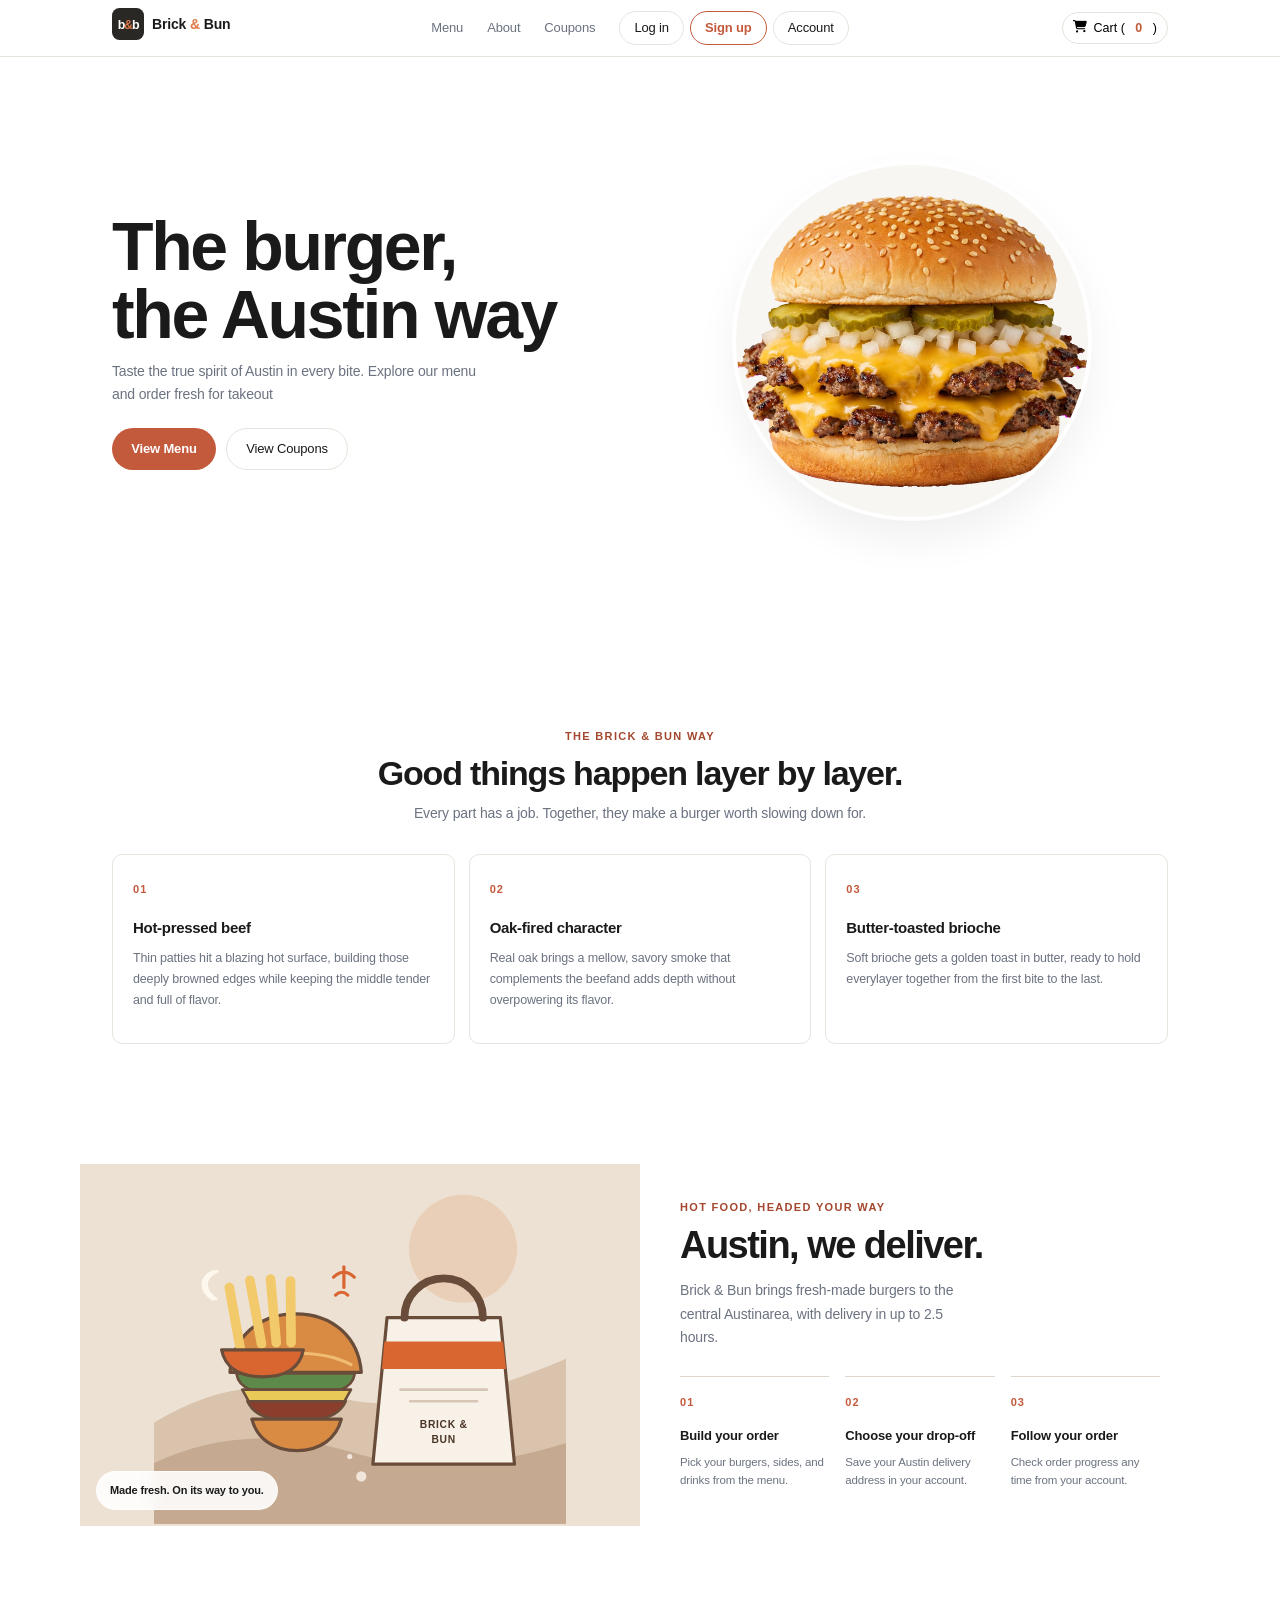
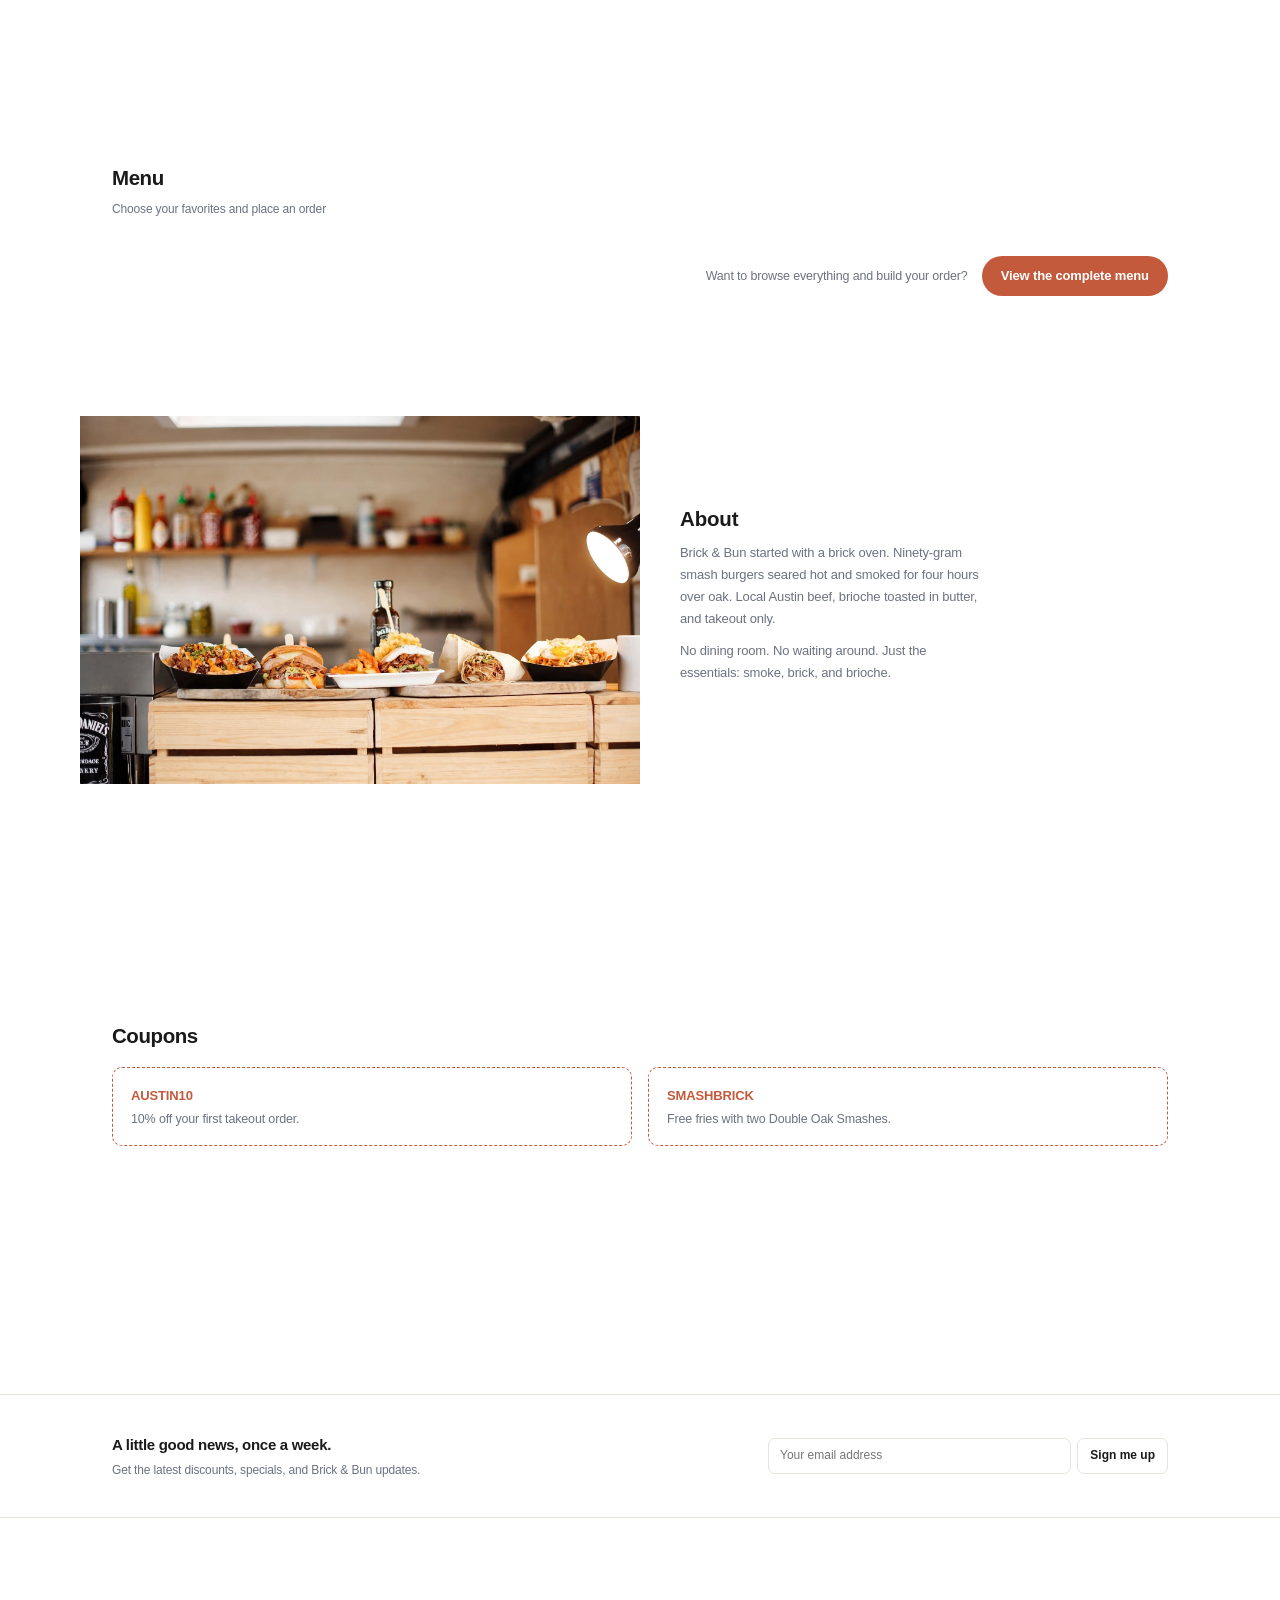
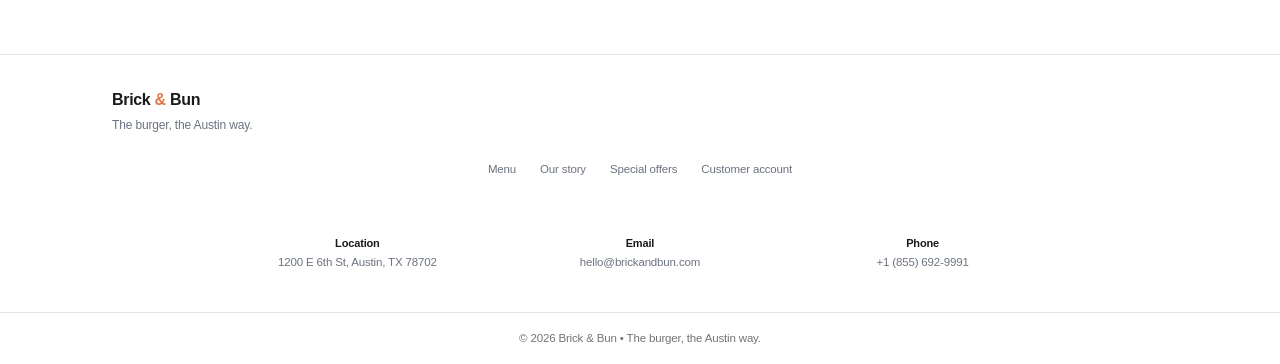
<file: index.html>
<!DOCTYPE html>
<html lang="en-US">

<head>
  <!-- Core document metadata -->
  <meta charset="UTF-8">
  <meta name="viewport" content="width=device-width, initial-scale=1.0, viewport-fit=cover">

  <!-- Search Engine Optimization metadata -->
  <title>Brick &amp; Bun | The burger, the Austin way.</title>
  <meta name="description" content="90g smash burgers from the brick oven, butter-toasted brioche and fast takeout in Central Austin, Texas.">
  <meta name="robots" content="index, follow, max-image-preview:large, max-snippet:-1, max-video-preview:-1">
  <link rel="canonical" href="https://brickandbun-domingos-cameme.vercel.app/">

  <!-- Progressive Web App metadata -->
  <link rel="manifest" href="/manifest.json">
  <meta name="theme-color" content="#c45a3c">
  <meta name="apple-mobile-web-app-capable" content="yes">
  <meta name="apple-mobile-web-app-status-bar-style" content="black-translucent">
  <meta name="apple-mobile-web-app-title" content="BRICK &amp; BUN">
  <link rel="apple-touch-icon" href="/assets/icons/apple-touch-icon.svg">

  <!-- Browser icon -->
  <link rel="icon" href="/favicon.svg" type="image/svg+xml">

  <!-- Open Graph -->
  <meta property="og:type" content="website">
  <meta property="og:url" content="https://brickandbun-domingos-cameme.vercel.app/">
  <meta property="og:site_name" content="BRICK &amp; BUN">
  <meta property="og:locale" content="en_US">
  <meta property="og:title" content="Brick &amp; Bun | The burger, the Austin way.">
  <meta property="og:description" content="90g smash burgers from the brick oven, butter-toasted brioche and fast takeout in Central Austin, Texas.">
  <meta property="og:image" content="https://brickandbun-domingos-cameme.vercel.app/assets/images/og-cover.png">
  <meta property="og:image:width" content="1200">
  <meta property="og:image:height" content="630">
  <meta property="og:image:alt" content="Brick & Bun 90g smash burger on a toasted sesame brioche bun with melted cheddar, crisp lettuce, tomato and onion, isolated on black.">

  <!-- Twitter Card -->
  <meta name="twitter:card" content="summary_large_image">
  <meta name="twitter:title" content="Brick &amp; Bun | The burger, the Austin way.">
  <meta name="twitter:description" content="90g smash burgers from the brick oven, butter-toasted brioche and fast takeout in Central Austin, Texas.">
  <meta name="twitter:image" content="https://brickandbun-domingos-cameme.vercel.app/assets/images/og-cover.png">

  <!-- Assets -->
  <link rel="stylesheet" href="/assets/vendor/fontawesome/css/all.min.css">
  <link rel="stylesheet" href="/styles/style.css">

  <!-- Structured Data - Restaurant Entity -->
  <script type="application/ld+json">
  {
    "@context": "https://schema.org",
    "@type": "Restaurant",
    "name": "BRICK & BUN",
    "url": "https://brickandbun-domingos-cameme.vercel.app/",
    "description": "90g smash burgers from the brick oven, butter-toasted brioche and fast takeout in Central Austin, Texas.",
    "servesCuisine": "Burger",
    "address": {
      "@type": "PostalAddress",
      "addressLocality": "Austin",
      "addressRegion": "TX",
      "addressCountry": "US"
    }
  }
  </script>
</head>

<body>
  <!-- ========== HEADER ========== -->
  <header class="header">
    <div class="container header-container">
      <!-- Brand -->
      <div class="header-left">
        <a href="#hero" class="logo">
          <img class="logo-mark" src="/favicon.svg" alt="" width="32" height="32" aria-hidden="true">
          <span>Brick <span class="brand-amp">&amp;</span> Bun</span>
        </a>
      </div>

      <!-- Desktop navigation + account -->
      <div class="header-center">
        <nav class="desktop-nav" aria-label="Main navigation">
          <a href="#menu">Menu</a>
          <a href="#about">About</a>
          <a href="#coupons">Coupons</a>
        </nav>
        <nav class="header-auth" aria-label="Account">
          <a class="auth-link" href="/login">Log in</a>
          <a class="auth-link auth-link-primary" href="/signup">Sign up</a>
          <a class="auth-link" href="/account">Account</a>
        </nav>
      </div>

      <!-- Cart + mobile menu toggle -->
      <div class="header-right">
        <button class="cart-trigger" id="cart-open" type="button" aria-label="Open cart, 0 items">
          <i class="fa-solid fa-cart-shopping cart-icon" aria-hidden="true"></i>
          Cart (<span class="cart-count" data-cart-count>0</span>)
        </button>
        <button id="menu-toggle" class="menu-toggle" type="button" aria-label="Open navigation" aria-expanded="false" aria-controls="mobile-nav">
          <span></span>
          <span></span>
          <span></span>
        </button>
      </div>
    </div>

    <!-- Mobile navigation drawer -->
    <nav id="mobile-nav" class="mobile-nav" aria-label="Mobile navigation" aria-hidden="true">
      <a href="#menu" class="mobile-link">Menu <i class="fa-solid fa-utensils" aria-hidden="true"></i></a>
      <a href="#about" class="mobile-link">About <i class="fa-solid fa-info" aria-hidden="true"></i></a>
      <a href="#coupons" class="mobile-link">Coupons <i class="fa-solid fa-tags" aria-hidden="true"></i></a>
      
      <div class="mobile-account-actions" aria-label="Authentication options">
        <a class="auth-link" href="/login">Log in</a>
        <a class="auth-link auth-link-primary" href="/signup">Sign up</a>
      </div>

    </nav>
  </header>

  <!-- ========== MAIN ========== -->
  <main>
    <!-- Hero -->
    <section id="hero" class="hero">
      <div class="container hero-layout">

        <header class="hero-content">
          <h1>The burger,<span class="hero-title-line">the Austin way</span></h1>
          <p class="hero-sub">Taste the true spirit of Austin in every bite. Explore our menu and order fresh for takeout</p>
          
          <div class="hero-actions">
            <a href="#menu" class="btn-cta">View Menu</a>
            <a href="#coupons" class="btn-outline">View Coupons</a>
          </div>
        </header>

        <div class="hero-media">
          <div class="hero-image-frame">
            <img src="/assets/images/austin_burger.png" alt="Brick & Bun smash burger" class="hero-image" loading="lazy">
          </div>
        </div>
      </div>
    </section>

    <!-- Craft -->
    <section class="craft-section" aria-labelledby="craft-title">
      <div class="container">
        <div class="craft-heading">
          <p class="section-eyebrow">The Brick &amp; Bun way</p>
          <h2 id="craft-title">Good things happen layer by layer.</h2>
          <p>Every part has a job. Together, they make a burger worth slowing down for.</p>
        </div>

        <div class="craft-grid">
          <article class="craft-card">
            <span class="craft-number" aria-hidden="true">01</span>
            <h3>Hot-pressed beef</h3>
            <p>Thin patties hit a blazing hot surface, building those deeply browned edges while keeping the middle tender and full of flavor.</p>
          </article>

          <article class="craft-card">
            <span class="craft-number" aria-hidden="true">02</span>
            <h3>Oak-fired character</h3>
            <p>Real oak brings a mellow, savory smoke that complements the beefand adds depth without overpowering its flavor.</p>
          </article>

          <article class="craft-card">
            <span class="craft-number" aria-hidden="true">03</span>
            <h3>Butter-toasted brioche</h3>
            <p> Soft brioche gets a golden toast in butter, ready to hold everylayer together from the first bite to the last. </p>
          </article>
        </div>
      </div>
    </section>

    <!-- Delivery -->
    <section class="delivery-section" aria-labelledby="delivery-title">
      <div class="delivery-layout">
        <figure class="delivery-visual">
          <img src="/assets/brick-bun-delivery.svg" alt="Illustration of a Brick &amp; Bun delivery bag with a fresh burger and fries" loading="lazy" width="640" height="560" />
          <figcaption>Made fresh. On its way to you.</figcaption>
        </figure>

        <div class="delivery-content">
          <div class="delivery-heading">
            <p class="section-eyebrow">Hot food, headed your way</p>
            <h2 id="delivery-title">Austin, we deliver.</h2>
            <p>Brick &amp; Bun brings fresh-made burgers to the central Austinarea, with delivery in up to 2.5 hours.</p>
          </div>

          <ol class="delivery-steps">
            <li>
              <span>01</span>
              <div>
                <h3>Build your order</h3>
                <p>Pick your burgers, sides, and drinks from the menu.</p>
              </div>
            </li>

            <li>
              <span>02</span>
              <div>
                <h3>Choose your drop-off</h3>
                <p>Save your Austin delivery address in your account.</p>
              </div>
            </li>

            <li>
              <span>03</span>
              <div>
                <h3>Follow your order</h3>
                <p>Check order progress any time from your account.</p>
              </div>
            </li>
          </ol>
        </div>
      </div>
    </section>

    <!-- Menu -->
    <section id="menu" class="menu-section" aria-labelledby="menu-title">
      <div class="container">
        <h2 id="menu-title" class="section-title">Menu</h2>
        <p class="menu-photo-note">Choose your favorites and place an order </p>
        
        <div id="product-grid" class="product-grid" aria-live="polite"></div>
        
        <div class="menu-full-action">
          <p>Want to browse everything and build your order?</p>
          <a class="button-primary" href="/menu">View the complete menu</a>
        </div>
      </div>
    </section>

    <!-- About -->
    <section id="about" class="about-section" aria-labelledby="about-title">
      <div class="about-layout">
        <figure class="about-image">
          <img src="/assets/images/about.jpg" alt="">
        </figure>
        
        <div class="about-text">
          <h2 id="about-title">About</h2>
          <p>Brick &amp; Bun started with a brick oven. Ninety-gram smash burgers seared hot and smoked for four hours over oak. Local Austin beef, brioche toasted in butter, and takeout only.</p>
          <p>No dining room. No waiting around. Just the essentials: smoke, brick, and brioche.</p>
        </div>
      </div>
    </section>

    <!-- Coupons -->
    <section id="coupons" class="coupons-section" aria-labelledby="coupons-title">
      <div class="container">
        <h2 id="coupons-title" class="section-title">Coupons</h2>
        
        <div class="coupons-grid">
          <article class="coupon-card">
            <span class="coupon-code">AUSTIN10</span>
            <p>10% off your first takeout order.</p>
          </article>

          <article class="coupon-card">
            <span class="coupon-code">SMASHBRICK</span>
            <p>Free fries with two Double Oak Smashes.</p>
          </article>
        </div>
      </div>
    </section>

  </main>

  <!-- ========== NEWSLETTER ========== -->
  <section class="newsletter-section" aria-labelledby="newsletter-title">
    
    <div class="container newsletter-layout">
      <div class="newsletter-copy">
        <h2 id="newsletter-title">A little good news, once a week.</h2>
        <p>Get the latest discounts, specials, and Brick &amp; Bun updates.</p>
      </div>
      
      <form class="newsletter-form" id="newsletter-form">
        <label class="visually-hidden" for="newsletter-email">Email address</label>
        <input id="newsletter-email" name="email" type="email" autocomplete="email" placeholder="Your email address" required>
        <button class="newsletter-submit" type="submit">Sign me up</button>
        <p class="newsletter-status" id="newsletter-status" role="status" aria-live="polite"></p>
      </form>
    </div>
  </section>

  <!-- ========== FOOTER ========== -->
  <footer id="location" class="footer">
   
    <div class="container footer-grid">
      <div class="footer-brand">
        <span class="footer-logo">Brick <span class="brand-amp">&amp;</span> Bun</span>
        <p>The burger, the Austin way.</p>
      </div>
      <nav class="footer-links" aria-label="Explore">
        <a href="#menu">Menu</a>
        <a href="#about">Our story</a>
        <a href="#coupons">Special offers</a>
        <a href="/account">Customer account</a>
      </nav>

      <address class="footer-contact">
        <p><strong>Location</strong>1200 E 6th St, Austin, TX 78702</p>
        <p><strong>Email</strong><a href="mailto:hello@brickandbun.com">hello@brickandbun.com</a></p>
        <p><strong>Phone</strong><a href="tel:+18556929991">+1 (855) 692-9991</a></p>
      </address>
    </div>

    <div class="footer-bottom">
      <div class="container">
        <p>&copy; 2026 Brick &amp; Bun &bull; The burger, the Austin way.</p>
      </div>
    </div>
  </footer>

  <!-- ========== CART DRAWER ========== -->
  <div id="cart-backdrop" class="cart-backdrop" aria-hidden="true"></div>

  <aside id="cart-drawer" class="cart-drawer" role="dialog" aria-modal="true" aria-label="Cart" aria-hidden="true" inert>
    <header class="cart-head">
      <h2>Cart (<span id="cart-item-count">0</span>)</h2>
      <button class="icon-button" id="cart-close" type="button" aria-label="Close cart">&times;</button>
    </header>

    <section id="cart-items" class="cart-items" aria-label="Cart items" aria-live="polite">
      <p class="cart-empty">Your cart is empty.</p>
    </section>

    <div class="cart-delivery">
      <label for="cart-address">Deliver to</label>
      <select id="cart-address" required>
        <option value="">Sign in to choose an address</option>
      </select>

      <a href="/account">Manage delivery addresses</a>
      <label for="cart-customer-note">Order note <span>(optional)</span></label>
      <textarea id="cart-customer-note" rows="2" maxlength="500" placeholder="Anything we should know?"></textarea>
      <p class="cart-order-status" id="cart-order-status" role="status" aria-live="polite"></p>
    </div>

    <footer class="cart-foot">
      <div class="cart-total">
        <span>Subtotal</span>
        <span id="cart-total">$0.00</span>
      </div>
      <p class="cart-demo-note">Delivery available across central Austin. Allow up to 2.5 hours.</p>
      <button class="button-primary cart-checkout" id="cart-checkout" type="button" disabled>Continue to secure payment </button>

      <p class="cart-demo-note">Stripe test mode: no real card will be charged.</p>
      <p class="cart-demo-note" id="demo-notice" role="status" hidden></p>
      <button class="cart-clear" id="cart-clear" type="button" hidden>Clear cart</button>
    </footer>

  </aside>

  <!-- Scripts -->
  <script type="module" src="/scripts/app.js"></script>
  <script src="/scripts/pwa.js" defer></script>
</body>

</html>
</file>
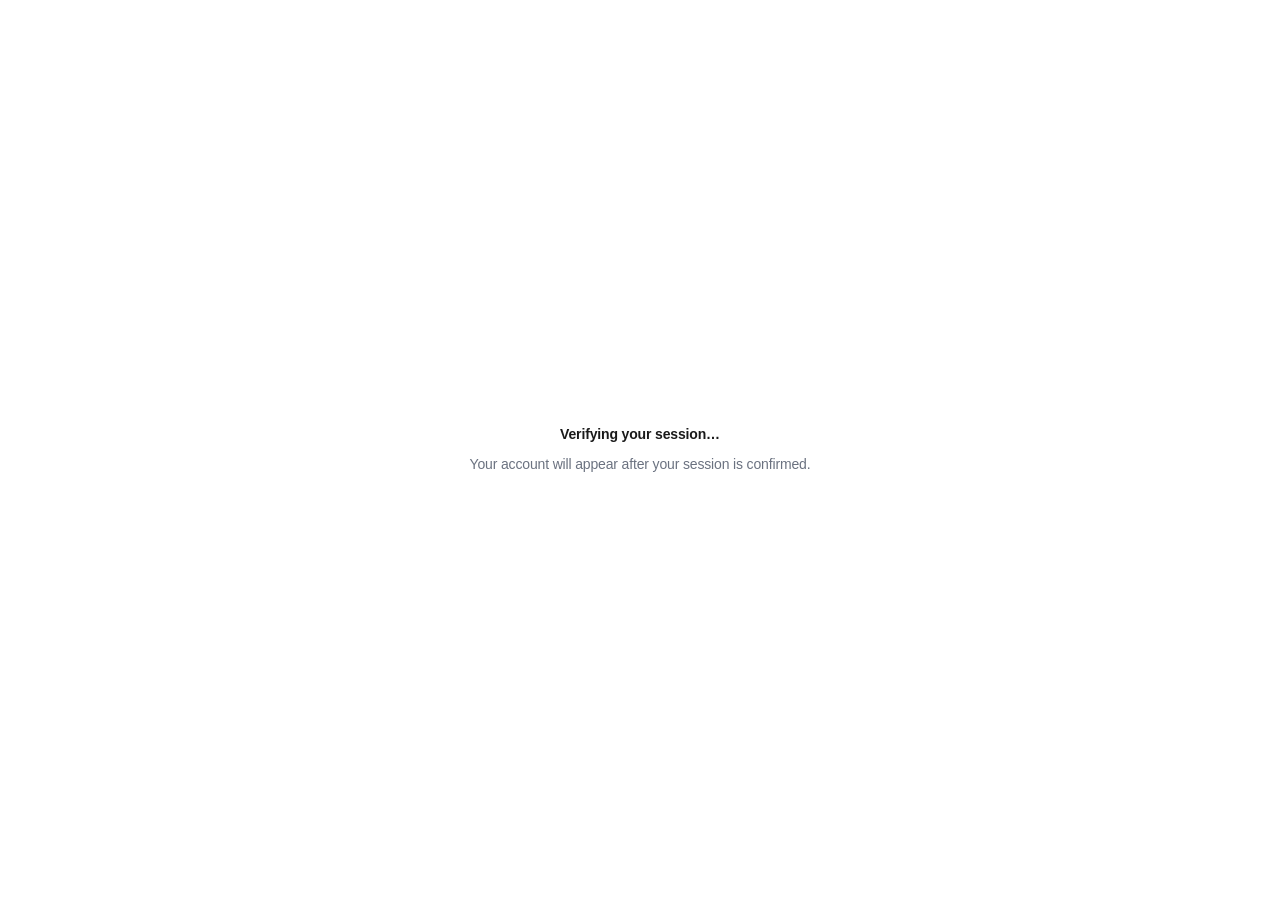
<file: account.html>
<!DOCTYPE html>
<html lang="en-US" class="auth-pending">

<head>
  <!-- Document Identity -->
  <meta charset="UTF-8">
  <meta name="viewport" content="width=device-width, initial-scale=1.0, viewport-fit=cover">
  <title>Account dashboard | Brick & Bun</title>

  <!-- Privacy Boundary -->
  <meta name="robots" content="noindex, nofollow, noarchive, nosnippet, noimageindex, nocache">
  <meta name="googlebot" content="noindex, nofollow, noarchive, nosnippet, noimageindex">
  <meta name="format-detection" content="telephone=no">
  <meta http-equiv="Content-Security-Policy" content="default-src 'self'; script-src 'self' https://esm.sh; style-src 'self'; font-src 'self'; img-src 'self' data: https://*.supabase.co; connect-src 'self' https://esm.sh https://*.supabase.co wss://*.supabase.co; manifest-src 'self'; object-src 'none'; base-uri 'self'; form-action 'self'">

  <!-- PWA Shell -->
  <link rel="manifest" href="/manifest.json">
  <meta name="theme-color" content="#c45a3c">

  <!-- Favicon & Icon -->
  <link rel="icon" href="/favicon.svg" type="image/svg+xml">
  <link rel="apple-touch-icon" href="/assets/icons/apple-touch-icon.svg">

  <!-- App Asset Pipeline -->
  <link rel="stylesheet" href="/assets/vendor/fontawesome/css/all.min.css">
  <link rel="stylesheet" href="/styles/style.css">
</head>

<body class="account-dashboard">
  <div class="account-auth-pending" id="account-auth-pending" role="status" aria-live="polite">
    <strong>Verifying your session…</strong>
    <span>Your account will appear after your session is confirmed.</span>
  </div>
  
  <div class="app-shell" id="app-shell" hidden>

    <!-- Sidebar - Primary Account Navigation -->
    <aside class="sidebar" aria-label="Account tools">

      <!-- Sidebar Brand and Collapse Control -->
      <div class="sidebar-top">
        <a class="sidebar-brand" href="#home" data-view="home">
          <img class="logo-mark" src="/favicon.svg" alt="" width="32" height="32" aria-hidden="true">
          <span class="sidebar-brand-text">
            <strong>Brick <span class="brand-amp">&amp;</span> Bun</strong>
            <span>Account</span>
          </span>
        </a>

        <!-- Collapse Control -->
        <button class="sidebar-toggle" id="sidebar-toggle" type="button" aria-label="Collapse sidebar" title="Collapse sidebar">
          <svg aria-hidden="true" viewBox="0 0 24 24" fill="none" stroke="currentColor" stroke-width="1.7" stroke-linecap="round" stroke-linejoin="round">
            <rect x="3" y="3" width="18" height="18" rx="2"></rect>
            <path d="M9 3v18"></path>
            <path class="sidebar-toggle-arrow" d="m16 15-3-3 3-3"></path>
          </svg>
        </button>
      </div>

      <!-- Sidebar Navigation - Views Switcher -->
      <div class="sidebar-nav-wrap" id="sidebar-nav-wrap">
        <nav class="sidebar-nav" id="sidebar-nav" aria-label="Account tools">
          <button type="button" class="nav-item" data-view="home" aria-current="page">
            <i class="fa-solid fa-house" aria-hidden="true"></i>
            <span>Home</span>
          </button>

          <button type="button" class="nav-item" data-view="orders">
            <i class="fa-solid fa-receipt" aria-hidden="true"></i>
            <span>Orders</span>
          </button>

          <button type="button" class="nav-item" data-view="notifications">
            <i class="fa-regular fa-bell" aria-hidden="true"></i>
            <span>Notifications</span>
            <span class="notification-count" id="account-notification-count" hidden></span>
          </button>

          <button type="button" class="nav-item" data-view="addresses">
            <i class="fa-solid fa-location-dot" aria-hidden="true"></i>
            <span>Addresses</span>
          </button>

          <button type="button" class="nav-item" data-view="profile">
            <i class="fa-solid fa-user" aria-hidden="true"></i>
            <span>Profile</span>
          </button>
        </nav>

        <!-- Scroll Indicators - Visual overflow hint -->
        <div class="sidebar-nav-fade sidebar-nav-fade-left" aria-hidden="true"></div>
        <div class="sidebar-nav-fade sidebar-nav-fade-right" aria-hidden="true"></div>

        <button type="button" class="sidebar-nav-hint" id="sidebar-nav-hint" aria-label="Scroll to see more account tools" hidden>
          <i class="fa-solid fa-chevron-right" aria-hidden="true"></i>
        </button>
      </div>

      <!-- Sidebar Footer - Session Action -->
      <div class="sidebar-foot">
        <button type="button" id="account-signout">
          <i class="fa-solid fa-right-from-bracket" aria-hidden="true"></i>
          <span>Sign out</span>
        </button>
      </div>
    </aside>

    <!-- Main Content Area - Authenticated Workspace -->
    <div class="main">

      <!-- Topbar - Context and Primary CTA -->
      <header class="topbar">
        <div class="topbar-title">
          <p class="eyebrow" id="topbar-eyebrow">Your Brick &amp; Bun</p>
          <h1 id="topbar-heading">Home</h1>
        </div>

        <div class="topbar-actions">
          <a class="btn-primary" href="/menu">
            <i class="fa-solid fa-utensils" aria-hidden="true"></i>
            Start an order
          </a>
        </div>
      </header>

      <!-- Content - View Container -->
      <main class="content">

        <!-- Global Status - Supabase / App Feedback -->
        <p class="status" id="account-status" role="status" aria-live="polite"></p>

        <!-- View: Home - Empty State / Summary -->
        <section class="view is-active" id="view-home" aria-labelledby="home-heading">
          <div id="home-root">
            <div class="empty-state">
              <div class="empty-state-icon" aria-hidden="true">
                <i class="fa-regular fa-folder-open"></i>
              </div>

              <h2 id="home-heading">Nothing here yet</h2>
              <p>Your saved delivery addresses and order activity will appear here.</p>

              <div class="empty-state-actions">
                <button class="btn-primary" type="button" data-view="addresses">
                  <i class="fa-solid fa-plus" aria-hidden="true"></i>
                  Add address
                </button>

                <button class="btn-secondary" type="button" data-view="orders">
                  <i class="fa-solid fa-receipt" aria-hidden="true"></i>
                  View orders
                </button>
              </div>
            </div>
          </div>
        </section>

        <!-- View: Orders - Order History -->
        <section class="view" id="view-orders" aria-labelledby="orders-heading">
          <div class="card">
            <div class="card-head">
              <div>
                <p class="section-eyebrow">Up to 2.5 hours in central Austin</p>
                <h2 id="orders-heading">Your orders</h2>
              </div>

              <button class="btn-secondary" id="orders-refresh" type="button">
                <i class="fa-solid fa-rotate-right" aria-hidden="true"></i>
                Refresh
              </button>
            </div>

            <div class="list order-list" id="order-list" aria-live="polite"></div>
          </div>
        </section>

        <section class="view" id="view-notifications" aria-labelledby="notifications-heading">
          <div class="card">
            <div class="card-head">
              <div>
                <p class="section-eyebrow">Updates from Brick &amp; Bun</p>
                <h2 id="notifications-heading">Notifications</h2>
              </div>
              <button class="btn-secondary" id="notifications-refresh" type="button">
                <i class="fa-solid fa-rotate-right" aria-hidden="true"></i>
                Refresh
              </button>
            </div>
            <div class="account-notification-list" id="account-notification-list" aria-live="polite"></div>
          </div>
        </section>

        <!-- View: Addresses - Delivery Management -->
        <section class="view" id="view-addresses" aria-labelledby="addresses-heading">
          <div class="card">
            <div class="card-head">
              <div>
                <p class="section-eyebrow">Central Austin</p>
                <h2 id="addresses-heading">Addresses</h2>
              </div>

              <button class="btn-secondary" id="address-new" type="button">
                <i class="fa-solid fa-plus" aria-hidden="true"></i>
                Add address
              </button>
            </div>

            <div class="address-list" id="address-list" aria-live="polite"></div>

            <!-- Address Form - Create / Edit -->
            <form class="dashboard-form address-form-panel card" id="address-form" hidden>
              <input type="hidden" name="id" />

              <label for="address-label">Address label</label>
              <input id="address-label" name="label" placeholder="Home, work..." maxlength="40" required />

              <label for="address-recipient">Recipient name</label>
              <input id="address-recipient" name="recipient_name" autocomplete="name" maxlength="120" required />

              <label for="address-street">Street address</label>
              <input id="address-street" name="street" autocomplete="address-line1" maxlength="180" required />

              <label for="address-unit">Apartment, suite, or unit <span>(optional)</span></label>
              <input id="address-unit" name="unit" autocomplete="address-line2" maxlength="80" />

              <div class="dashboard-form-row">
                <div>
                  <label for="address-city">City</label>
                  <input id="address-city" name="city" value="Austin" autocomplete="address-level2" required />
                </div>

                <div>
                  <label for="address-state">State</label>
                  <input id="address-state" name="state" value="TX" maxlength="2" autocomplete="address-level1" required />
                </div>

                <div>
                  <label for="address-zip">ZIP code</label>
                  <input id="address-zip" name="postal_code" autocomplete="postal-code" inputmode="numeric" maxlength="10" required />
                </div>
              </div>

              <label for="address-instructions">Delivery instructions <span>(optional)</span></label>
              <textarea id="address-instructions" name="delivery_instructions" rows="2" maxlength="300"></textarea>

              <label class="dashboard-checkbox">
                <input name="is_default" type="checkbox" />
                Use as my default delivery address
              </label>

              <div class="dashboard-form-actions">
                <button class="btn-primary" type="submit">Save address</button>
                <button class="btn-secondary" id="address-cancel" type="button">Cancel</button>
              </div>
            </form>
          </div>
        </section>

        <!-- View: Profile - Personal Details -->
        <section class="view" id="view-profile" aria-labelledby="profile-heading">
          <div class="card">
            <div class="card-head">
              <div>
                <p class="section-eyebrow">Personal details</p>
                <h2 id="profile-heading">Your profile</h2>
              </div>
            </div>

            <form class="dashboard-form" id="profile-form">
              <label for="profile-name">Full name</label>
              <input id="profile-name" name="full_name" autocomplete="name" maxlength="120" required />

              <label for="profile-email">Email address</label>
              <input id="profile-email" name="email" type="email" autocomplete="email" required />
              <p class="form-help">Changing your email may require confirmation at the new address.</p>

              <label for="profile-phone">Phone number</label>
              <input id="profile-phone" name="phone" type="tel" autocomplete="tel" maxlength="30" />

              <div class="dashboard-form-actions">
                <button class="btn-primary" type="submit">Save profile</button>
              </div>

              <!-- Danger Zone - Account Deletion -->
              <div class="delete-box">
                <p>Deleting your account removes saved details and anonymizes your past orders.</p>
                <button class="btn-text is-danger" id="account-delete" type="button">Delete my account</button>
              </div>
            </form>
          </div>
        </section>

      </main>
    </div>
  </div>

  <script type="module" src="/scripts/account.js"></script>
  <script src="/scripts/pwa.js" defer></script>
</body>

</html>
</file>
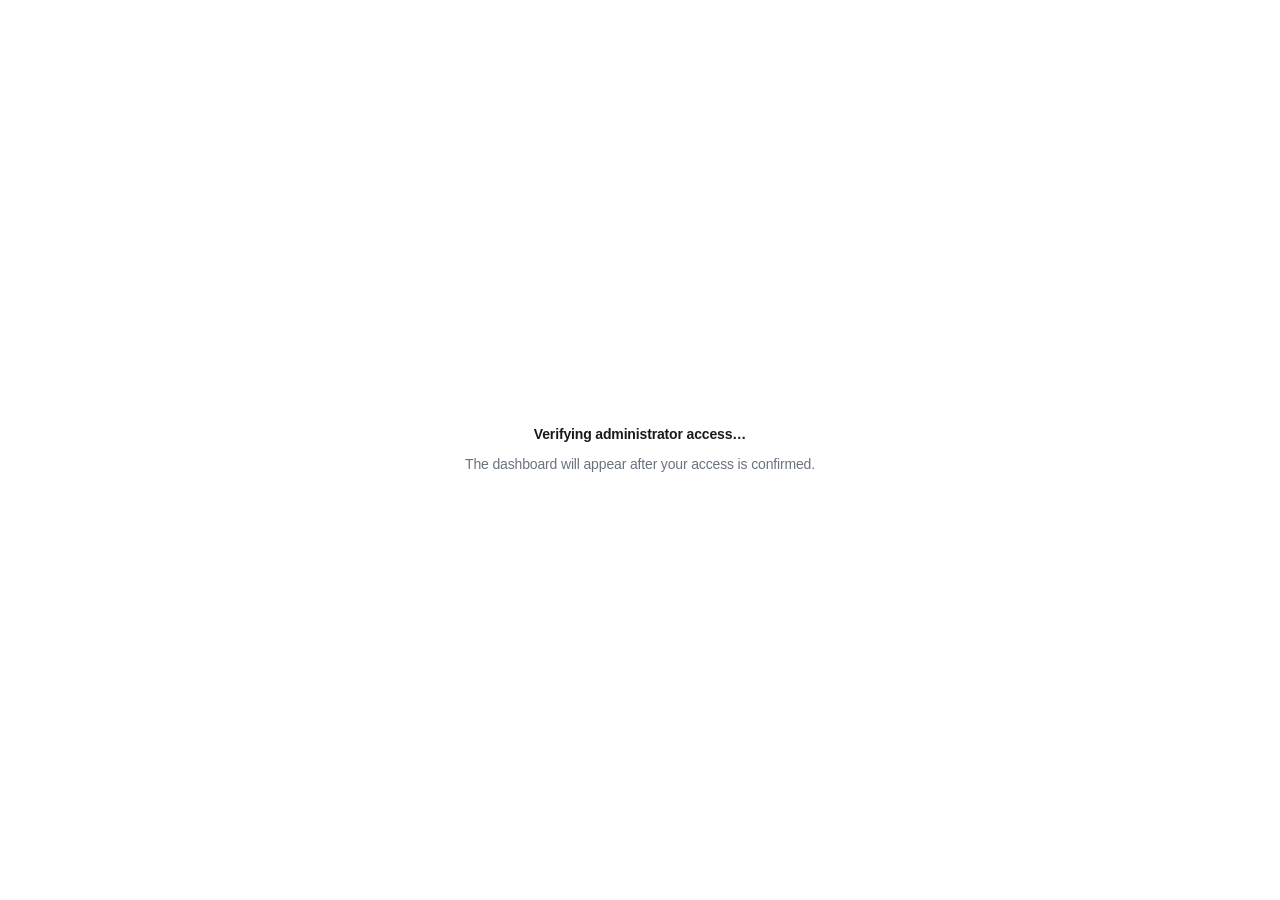
<file: admin.html>
<!DOCTYPE html>
<html lang="en-US" class="auth-pending">

<head>
  <!-- Document Identity -->
  <meta charset="UTF-8">
  <meta name="viewport" content="width=device-width, initial-scale=1.0, viewport-fit=cover">
  <title>Admin dashboard | Brick &amp; Bun</title>

  <!-- Privacy Boundary -->
  <meta name="robots" content="noindex, nofollow, noarchive, nosnippet, noimageindex, nocache">
  <meta name="googlebot" content="noindex, nofollow, noarchive, nosnippet, noimageindex">
  <meta name="format-detection" content="telephone=no">

  <!-- PWA Shell -->
  <link rel="manifest" href="/manifest.json">
  <meta name="theme-color" content="#c45a3c">

  <!-- Favicon & Icon -->
  <link rel="icon" href="/favicon.svg" type="image/svg+xml">
  <link rel="apple-touch-icon" href="/assets/icons/apple-touch-icon.svg">

  <!-- Stylesheets -->
  <link rel="stylesheet" href="/assets/vendor/fontawesome/css/all.min.css">
  <link rel="stylesheet" href="/styles/style.css">
</head>

<body class="admin-dashboard">
  <div class="admin-auth-pending" id="admin-auth-pending" role="status" aria-live="polite">
    <strong>Verifying administrator access…</strong>
    <span>The dashboard will appear after your access is confirmed.</span>
  </div>
  
  <!-- App Shell -->
  <div class="app-shell" id="app-shell" hidden>
    
    <!-- Side Navigation -->
    <aside class="sidebar" aria-label="Admin tools">
      
      <!-- Brand Header -->
      <div class="sidebar-top">
        
        <a class="sidebar-brand" href="#orders" data-view="orders">
          <img class="logo-mark" src="/favicon.svg" alt="" width="32" height="32" aria-hidden="true">
          <span class="sidebar-brand-text">
            <strong>Brick <span class="brand-amp">&amp;</span> Bun</strong>
            <span>Admin</span>
          </span>
        </a>

        <!-- Collapse Control -->
        <button class="sidebar-toggle" id="sidebar-toggle" type="button" aria-label="Collapse sidebar" title="Collapse sidebar">
          <svg aria-hidden="true" viewBox="0 0 24 24" fill="none" stroke="currentColor" stroke-width="1.7" stroke-linecap="round" stroke-linejoin="round">
            <rect x="3" y="3" width="18" height="18" rx="2"></rect>
            <path d="M9 3v18"></path>
            <path class="sidebar-toggle-arrow" d="m16 15-3-3 3-3"></path>
          </svg>
        </button>
      </div>

      <!-- Navigation Wrapper -->
      <div class="sidebar-nav-wrap" id="sidebar-nav-wrap">
        
        <!-- Primary Navigation -->
        <nav class="sidebar-nav" id="sidebar-nav" aria-label="Admin tools">
          <button type="button" class="nav-item" data-view="home">
            <i class="fa-solid fa-house" aria-hidden="true"></i>
            <span>Overview</span>
          </button>

          <button type="button" class="nav-item" data-view="orders" aria-current="page">
            <i class="fa-solid fa-receipt" aria-hidden="true"></i>
            <span>Orders</span>
          </button>

          <button type="button" class="nav-item" data-view="notifications">
            <i class="fa-regular fa-paper-plane" aria-hidden="true"></i>
            <span>Send Message</span>
          </button>
        </nav>

        <!-- Scroll Indicators -->
        <div class="sidebar-nav-fade sidebar-nav-fade-left" aria-hidden="true"></div>
        <div class="sidebar-nav-fade sidebar-nav-fade-right" aria-hidden="true"></div>
        <button type="button" class="sidebar-nav-hint" id="sidebar-nav-hint" aria-label="Scroll to see more tools" hidden>
          <i class="fa-solid fa-chevron-right" aria-hidden="true"></i>
        </button>
      </div>

      <!-- Footer Actions -->
      <div class="sidebar-foot">
        <button type="button" id="admin-signout">
          <i class="fa-solid fa-right-from-bracket" aria-hidden="true"></i>
          <span>Sign out</span>
        </button>
      </div>
    </aside>

    <!-- Main Content -->
    <div class="main">

      <!-- Top Bar -->
      <header class="topbar">

        <!-- Title Block -->
        <div class="topbar-title">
          <p class="eyebrow" id="topbar-eyebrow">Central Austin delivery</p>
          <h1 id="topbar-heading">Orders</h1>
        </div>

        <!-- Action Buttons -->
        <div class="topbar-actions" id="topbar-actions">
          <button class="btn-secondary" id="admin-refresh" type="button">
            <i class="fa-solid fa-rotate-right" aria-hidden="true"></i>
            Refresh
          </button>
        </div>
      </header>

      <!-- Content Area -->
      <div class="content content-wide">

        <!-- Status Message -->
        <p class="status" id="admin-status" role="status" aria-live="polite"></p>

        <!-- Home View -->
        <section class="view" id="view-home" aria-label="Admin overview">
          <div id="admin-home-root"></div>
        </section>

        <!-- Orders View -->
        <section class="view is-active" id="view-orders" aria-labelledby="orders-heading">

          <!-- Orders Card -->
          <div class="card">
            <!-- Card Header -->
            <div class="card-head">
              <div>
                <p class="section-eyebrow">Kitchen &amp; delivery</p>
                <h2 id="orders-heading">Delivery orders</h2>
              </div>
            </div>

            <!-- Order List -->
            <div class="admin-order-list" id="admin-order-list" aria-live="polite"></div>
          </div>
        </section>

        <section class="view" id="view-notifications" aria-labelledby="notifications-heading">
          <div class="card">
            <div class="card-head">
              <div>
                <p class="section-eyebrow">Customer updates</p>
                <h2 id="notifications-heading">Send an in-app notification</h2>
              </div>
            </div>

            <p class="notification-intro">Notifications appear in the recipient's account dashboard.</p>
            
            <form class="dashboard-form admin-notification-form" id="admin-notification-form">
              <label for="notification-audience">Send to</label>
              <select id="notification-audience" name="audience">
                <option value="all">All users</option>
                <option value="user">One user</option>
              </select>

              <label for="notification-recipient">User</label>
              <select id="notification-recipient" name="recipient" disabled required>
                <option value="">Loading users...</option>
              </select>

              <label for="notification-title">Title</label>
              <input id="notification-title" name="title" maxlength="120" required />

              <label for="notification-message">Message</label>
              <textarea id="notification-message" name="message" rows="5" maxlength="2000" required></textarea>
              <p class="form-help">Maximum 120 characters for the title and 2,000 for the message.</p>

              <div class="dashboard-form-actions">
                <button class="btn-primary" id="notification-submit" type="submit" disabled>Send notification</button>
              </div>
              <p class="status notification-form-status" id="notification-form-status" role="status" aria-live="polite"></p>
            </form>
          </div>
        </section>
      </div>
    </div>
  </div>

  <script type="module" src="/scripts/admin.js"></script>
  <script src="/scripts/pwa.js" defer></script>
</body>

</html>
</file>
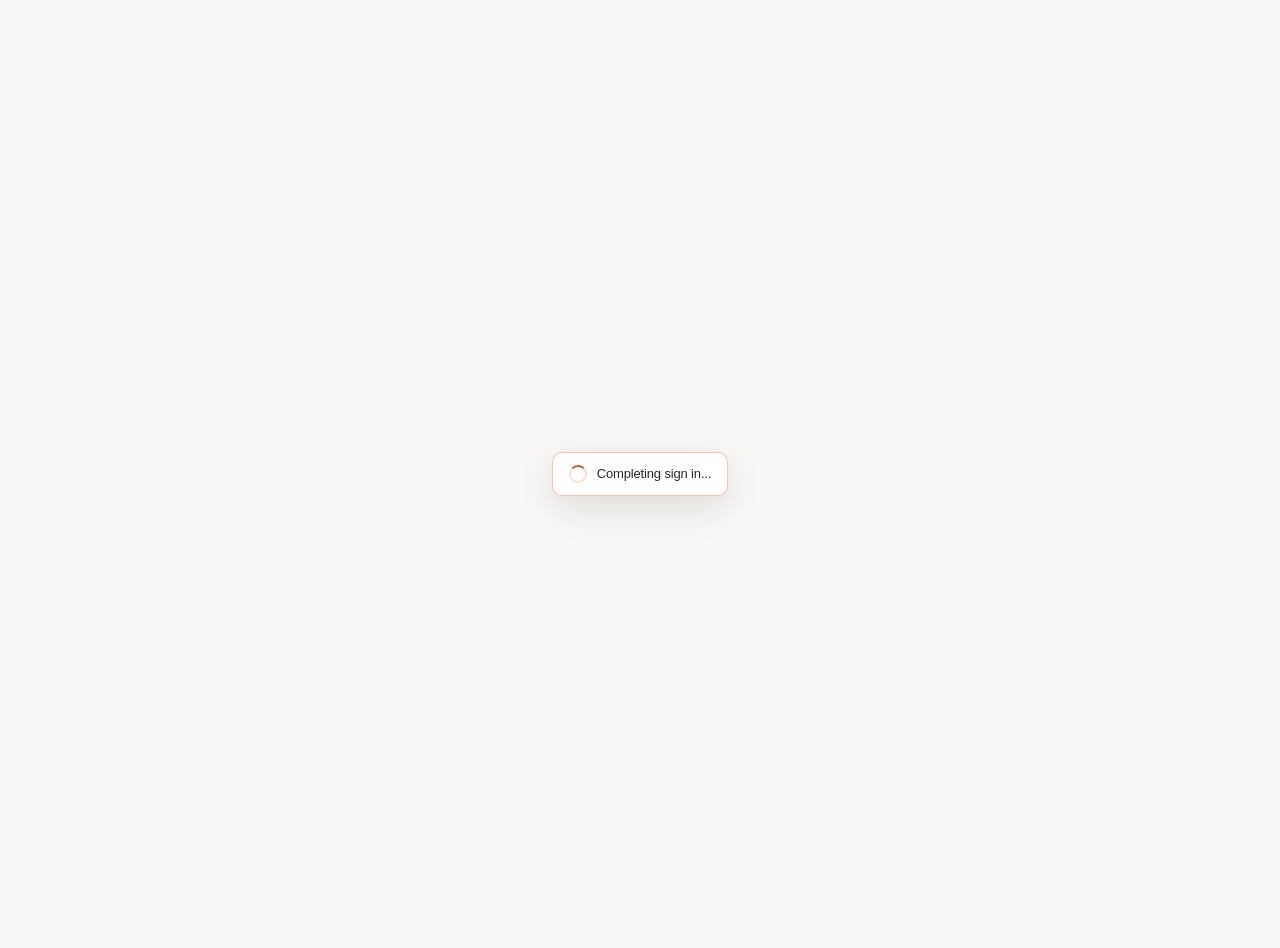
<file: auth-callback.html>
<!DOCTYPE html>
<html lang="en-US">

<head>
  <!-- Core document metadata -->
  <meta charset="UTF-8">
  <meta name="viewport" content="width=device-width, initial-scale=1.0, viewport-fit=cover">

  <!-- Search engine metadata -->
  <title>Completing sign in | Brick &amp; Bun</title>
  <meta name="robots" content="noindex, nofollow, noarchive, nosnippet, noimageindex">

  <!-- Progressive Web App metadata -->
  <link rel="manifest" href="/manifest.json">
  <link rel="apple-touch-icon" href="/assets/icons/apple-touch-icon.svg">

  <meta name="theme-color" content="#c45a3c">
  <meta name="apple-mobile-web-app-capable" content="yes">
  <meta name="apple-mobile-web-app-status-bar-style" content="black-translucent">
  <meta name="apple-mobile-web-app-title" content="BRICK &amp; BUN">

  <!-- Browser icon -->
  <link rel="icon" href="/favicon.svg" type="image/svg+xml">

  <!-- Stylesheets -->
  <link rel="stylesheet" href="/styles/style.css">
</head>

<body class="auth-page-shell auth-callback-shell">
  <main class="auth-callback-page">
    <section class="auth-callback-state" aria-labelledby="callback-title">

      <span class="auth-spinner" aria-hidden="true"></span>

      <h1 id="callback-title">Completing sign in...</h1>

      <p class="auth-status auth-status-visually-hidden" data-callback-status role="status" aria-live="polite">Completing sign in...</p>
      <a class="auth-back-link" href="/login">Return to log in</a>
    </section>
  </main>

  <script type="module" src="/scripts/auth-callback.js"></script>
  <script src="/scripts/pwa.js" defer></script>
</body>

</html>
</file>
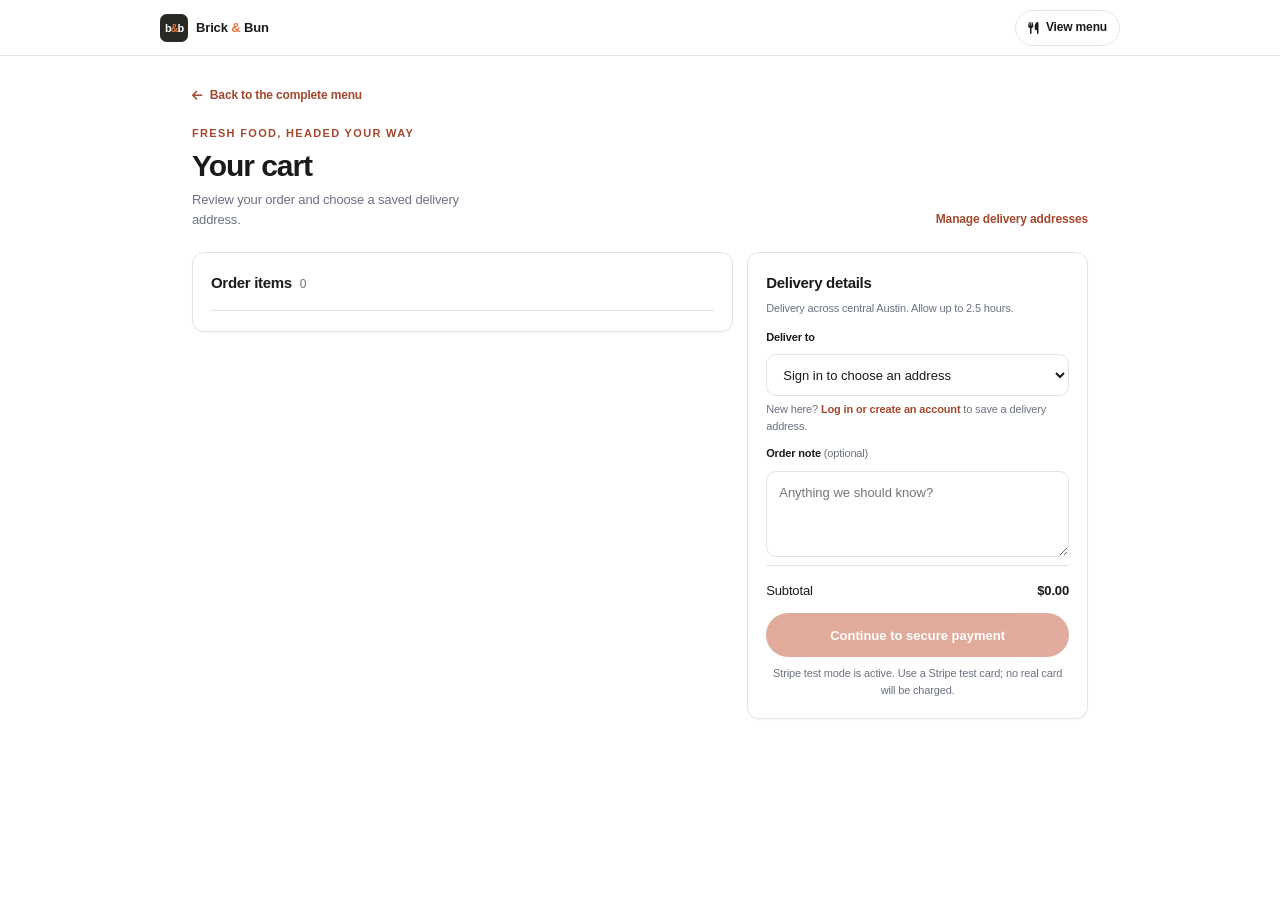
<file: checkout.html>
<!DOCTYPE html>
<html lang="en-US">

<head>
  <!-- Core document metadata -->
  <meta charset="UTF-8">
  <meta name="viewport" content="width=device-width, initial-scale=1.0, viewport-fit=cover">

  <!-- Search engine metadata -->
  <title>Your cart | Brick &amp; Bun</title>
  <meta name="robots" content="noindex, nofollow, noarchive, nosnippet, noimageindex">

  <!-- Progressive Web App metadata -->
  <link rel="manifest" href="/manifest.json">
  <link rel="apple-touch-icon" href="/assets/icons/apple-touch-icon.svg">

  <meta name="theme-color" content="#c45a3c">
  <meta name="apple-mobile-web-app-capable" content="yes">
  <meta name="apple-mobile-web-app-status-bar-style" content="black-translucent">
  <meta name="apple-mobile-web-app-title" content="BRICK &amp; BUN">

  <!-- Browser icon -->
  <link rel="icon" href="/favicon.svg" type="image/svg+xml">

  <!-- Stylesheets -->
  <link rel="stylesheet" href="/styles/style.css">
  <link rel="stylesheet" href="/assets/vendor/fontawesome/css/all.min.css">
</head>

<body class="order-page">

  <header class="order-header">
    <a class="logo" href="/">
      <img class="logo-mark" src="/favicon.svg" alt="" width="28" height="28" aria-hidden="true">
      <span>Brick <span class="brand-amp">&amp;</span> Bun</span>
    </a>

    <a class="order-header-cart" href="/menu"> <i class="fa-solid fa-utensils" aria-hidden="true"></i>View menu</a>
  </header>

  <main class="order-page-main checkout-main">
    <a class="order-back-link" href="/menu">
      <i class="fa-solid fa-arrow-left" aria-hidden="true"></i>
      Back to the complete menu
    </a>

    <div class="order-page-heading">
      <div>
        <p class="section-eyebrow">Fresh food, headed your way</p>
        <h1>Your cart</h1>
        <p>Review your order and choose a saved delivery address.</p>
      </div>

      <a class="text-link" href="/account#addresses">Manage delivery addresses</a>
    </div>

    <p class="order-flow-status" id="checkout-status" role="status" aria-live="polite"></p>

    <div class="checkout-layout">

      <section class="checkout-card" aria-label="Cart items">
        <div class="checkout-card-heading">
          <h2>Order items <span id="checkout-item-count">0</span></h2>
          <button class="cart-clear" id="checkout-clear" type="button" hidden>Clear cart</button>
        </div>

        <div id="checkout-items" class="checkout-items" aria-live="polite"></div>
      </section>

      <section class="checkout-card checkout-details" aria-labelledby="delivery-details-title">
        <h2 id="delivery-details-title">Delivery details</h2>
        <p class="checkout-delivery-note">Delivery across central Austin. Allow up to 2.5 hours.</p>

        <label for="checkout-address">Deliver to</label>
        <select id="checkout-address" required>
          <option value="">Sign in to choose an address</option>
        </select>

        <p class="checkout-address-hint" id="checkout-address-hint">New here? <a href="/login?next=/checkout">Log in or create an account</a> to save a delivery address.</p>

        <label for="checkout-note">Order note <span>(optional)</span></label>
        <textarea id="checkout-note" rows="3" maxlength="500" placeholder="Anything we should know?"></textarea>

        <div class="checkout-total">
          <span>Subtotal</span>
          <strong id="checkout-total">$0.00</strong>
        </div>

        <button class="button-primary checkout-submit" id="checkout-submit" type="button" disabled>
          Continue to secure payment
        </button>
        <p class="checkout-secure-note">Stripe test mode is active. Use a Stripe test card; no real card will be charged.</p>
      </section>
    </div>

    <section class="checkout-empty empty-state" id="checkout-empty" aria-labelledby="checkout-empty-title" hidden>
      <div class="empty-state-icon" aria-hidden="true">
        <i class="fa-solid fa-basket-shopping"></i>
      </div>

      <h2 id="checkout-empty-title">Your cart is empty</h2>
      <p>Take a look at the menu and add something fresh from our brick oven.</p>
      <a class="button-primary" href="/menu">View the complete menu</a>
    </section>
  </main>

  <script type="module" src="/scripts/checkout.js"></script>
  <script src="/scripts/pwa.js" defer></script>
</body>

</html>
</file>
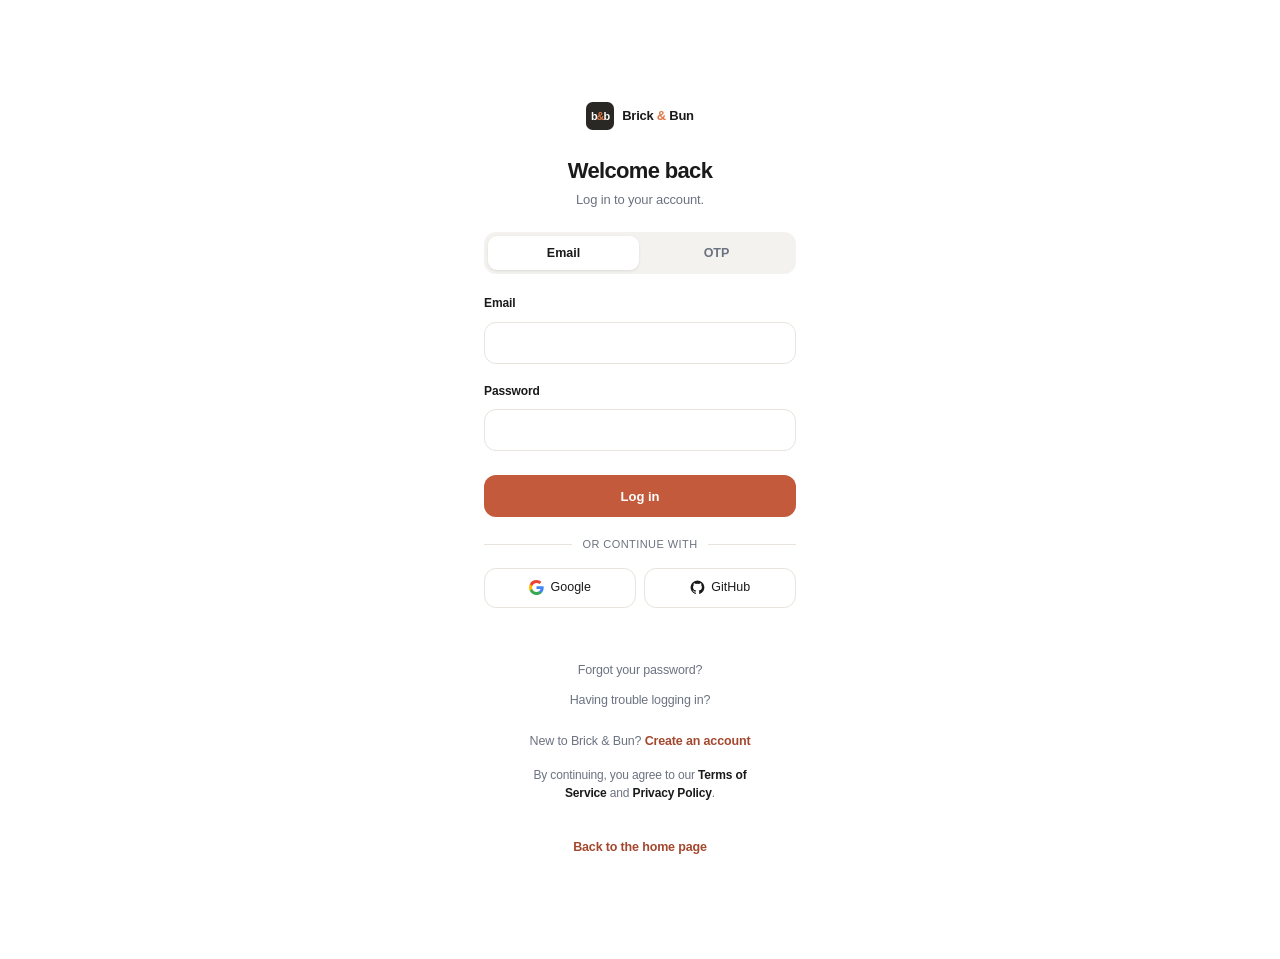
<file: login.html>
<!DOCTYPE html>
<html lang="en-US">

<head>
  <!-- Core document metadata -->
  <meta charset="UTF-8">
  <meta name="viewport" content="width=device-width, initial-scale=1.0, viewport-fit=cover">

  <!-- Search engine metadata -->
  <title>Login | Brick &amp; Bun</title>
  <meta name="robots" content="noindex, nofollow, noarchive, nosnippet, noimageindex">

  <!-- Progressive Web App metadata -->
  <link rel="manifest" href="/manifest.json">
  <link rel="apple-touch-icon" href="/assets/icons/apple-touch-icon.svg">

  <meta name="theme-color" content="#c45a3c">
  <meta name="apple-mobile-web-app-capable" content="yes">
  <meta name="apple-mobile-web-app-status-bar-style" content="black-translucent">
  <meta name="apple-mobile-web-app-title" content="BRICK &amp; BUN">

  <!-- Browser icon -->
  <link rel="icon" href="/favicon.svg" type="image/svg+xml">

  <!-- Stylesheets -->
  <link rel="stylesheet" href="/styles/style.css">
</head>

<body class="auth-page-shell auth-linear">
  <main class="auth-page" data-auth-page data-auth-mode="login">
    <a class="auth-brand" href="/">
      <img class="logo-mark" src="/favicon.svg" alt="" aria-hidden="true" />
      <span>Brick <span class="brand-amp">&amp;</span> Bun</span>
    </a>

    <header class="auth-linear-header">
      <h1 id="auth-title">Welcome back</h1>
      <p>Log in to your account.</p>
    </header>

    <div class="auth-method-switch" role="group" aria-label="Choose login method">
      <button class="active" type="button" data-auth-method="email" aria-pressed="true">
        Email
      </button>
      <button type="button" data-auth-method="email-otp" aria-pressed="false">
        OTP
      </button>
    </div>

    <form class="auth-form" data-email-form>
      <label for="login-email">Email</label>
      <input id="login-email" name="email" type="email" autocomplete="email" required />
      <label for="login-password">Password</label>
      <input id="login-password" name="password" type="password" autocomplete="current-password" required />
      <button class="auth-submit" type="submit">Log in</button>
    </form>

    <form class="auth-form" data-email-otp-form hidden>
      <label for="login-otp-email">Email</label>
      <input id="login-otp-email" name="email" type="email" autocomplete="email" required />
      <label class="otp-input-label" for="login-code" hidden>
        Email verification code
      </label>
      <input id="login-code" name="code" inputmode="numeric" autocomplete="one-time-code" placeholder="Enter your code" hidden />
      <button class="auth-submit" type="submit">Send email code</button>
    </form>

    <p class="auth-status" data-auth-status role="status" aria-live="polite"></p>

    <div class="auth-divider">
      <span>or continue with</span>
    </div>

    <div class="oauth-buttons">
      <button type="button" data-oauth-provider="google">
        <svg class="oauth-brand-icon" viewBox="0 0 24 24" aria-hidden="true">
          <path fill="#4285F4" d="M23.49 12.27c0-.79-.07-1.54-.2-2.27H12v4.3h6.44a5.5 5.5 0 0 1-2.39 3.61v2.77h3.87c2.26-2.08 3.57-5.15 3.57-8.41Z" />
          <path fill="#34A853" d="M12 24c3.24 0 5.96-1.08 7.95-2.92l-3.87-2.99c-1.08.72-2.46 1.14-4.08 1.14-3.14 0-5.8-2.12-6.75-4.98H1.25v3.09A12 12 0 0 0 12 24Z" />
          <path fill="#FBBC05" d="M5.25 14.25a7.2 7.2 0 0 1 0-4.5V6.66h-4A12 12 0 0 0 0 12c0 1.94.47 3.78 1.25 5.34l4-3.09Z" />
          <path fill="#EA4335" d="M12 4.77c1.77 0 3.36.61 4.61 1.81l3.45-3.45C17.96 1.17 15.24 0 12 0A12 12 0 0 0 1.25 6.66l4 3.09C6.2 6.89 8.86 4.77 12 4.77Z" />
        </svg>
        Google
      </button>

      <button type="button" data-oauth-provider="github">
        <svg class="oauth-brand-icon" viewBox="0 0 24 24" aria-hidden="true" fill="currentColor">
          <path d="M12 .9a11.1 11.1 0 0 0-3.51 21.63c.56.1.76-.24.76-.54v-2.1c-3.1.67-3.76-1.32-3.76-1.32-.51-1.29-1.24-1.63-1.24-1.63-1.01-.69.08-.68.08-.68 1.12.08 1.71 1.15 1.71 1.15.99 1.7 2.59 1.21 3.22.93.1-.72.39-1.21.7-1.49-2.48-.28-5.09-1.24-5.09-5.52 0-1.22.44-2.22 1.15-3-.12-.28-.5-1.42.11-2.96 0 0 .94-.3 3.05 1.14a10.6 10.6 0 0 1 5.55 0c2.11-1.44 3.05-1.14 3.05-1.14.61 1.54.23 2.68.11 2.96.72.78 1.15 1.78 1.15 3 0 4.29-2.62 5.24-5.11 5.51.4.34.75 1.02.75 2.06v3.06c0 .3.2.65.77.54A11.1 11.1 0 0 0 12 .9Z" />
        </svg>
        GitHub
      </button>
    </div>

    <div class="auth-extra-links">
      <a href="#" class="auth-help-link">Forgot your password?</a>
      <a href="#" class="auth-help-link">Having trouble logging in?</a>
    </div>

    <p class="auth-switch">
      New to Brick &amp; Bun? <a href="/signup">Create an account</a>
    </p>

    <p class="auth-legal">
      By continuing, you agree to our <a href="/terms">Terms of Service</a> and <a href="/privacy">Privacy Policy</a>.
    </p>

    <a class="auth-back-link" href="/">Back to the home page</a>
  </main>

  <script type="module" src="/scripts/auth-page.js"></script>
  <script src="/scripts/pwa.js" defer></script>
</body>

</html>
</file>
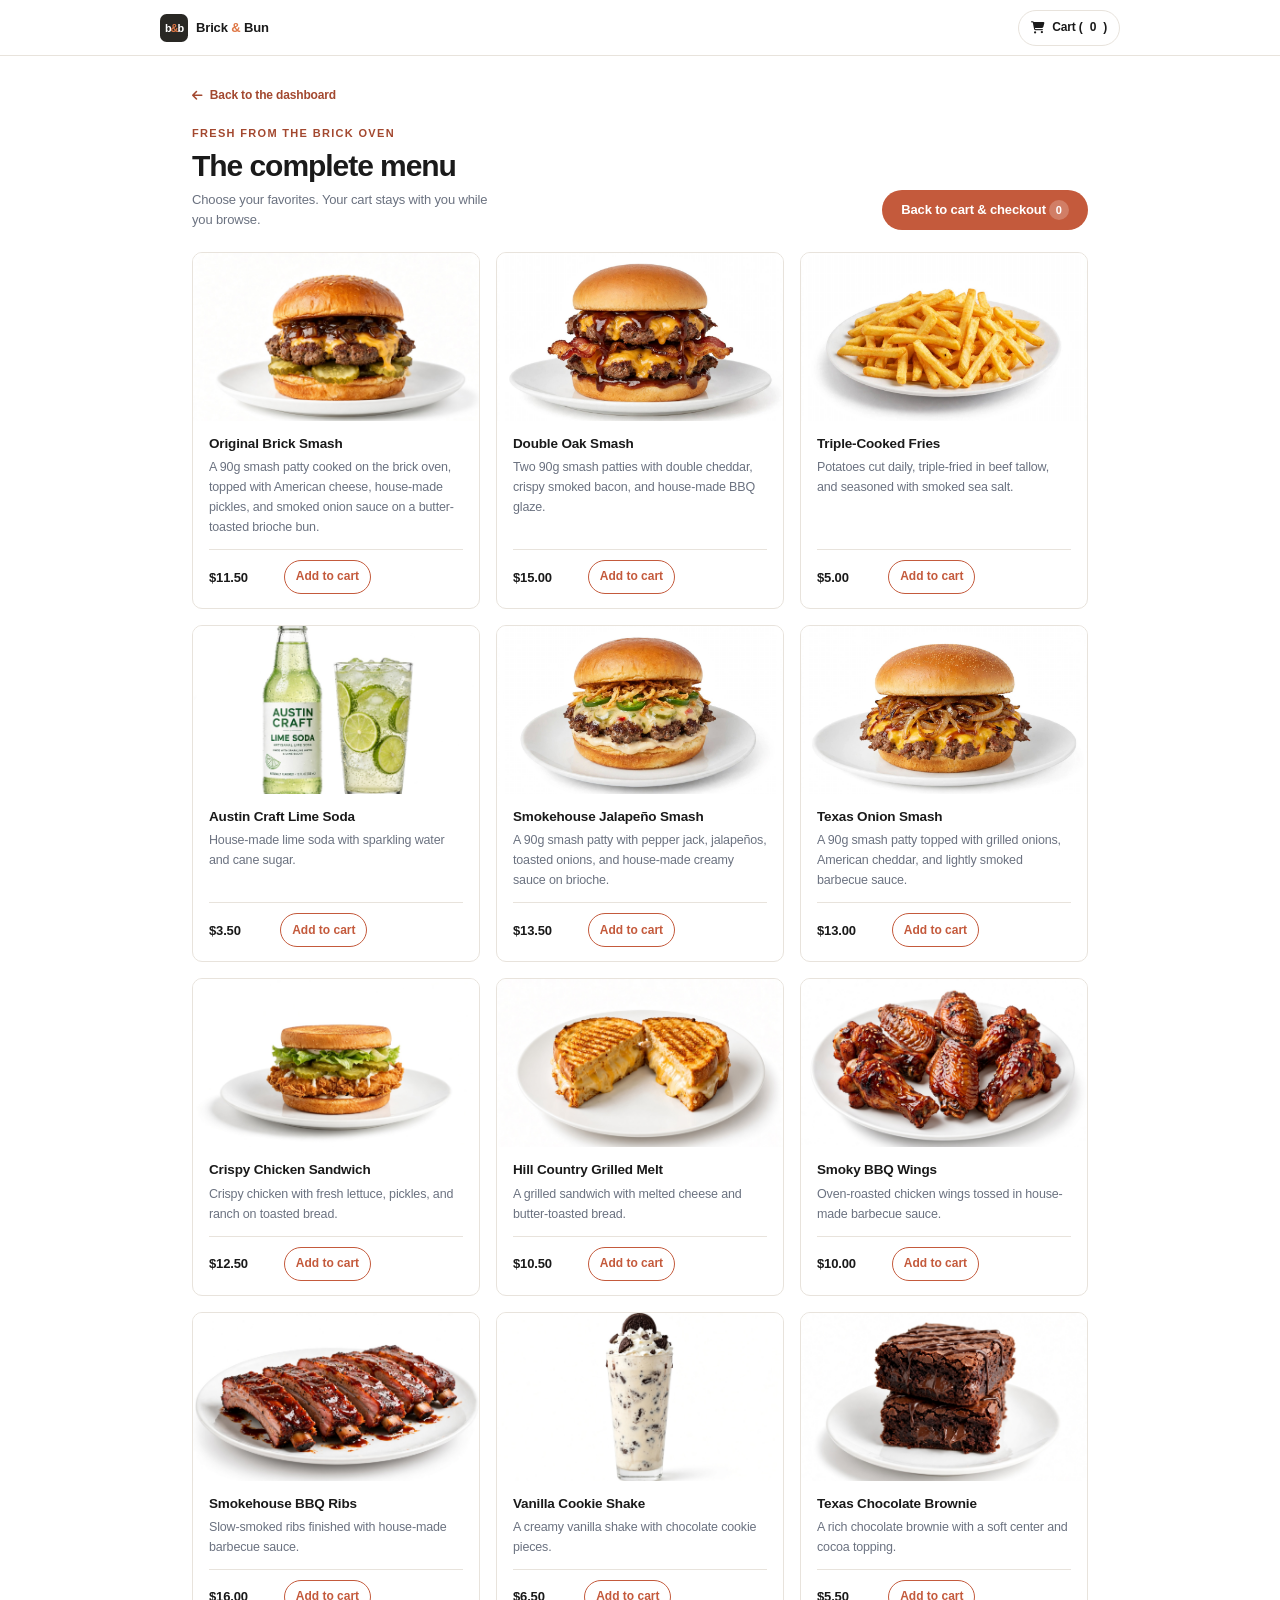
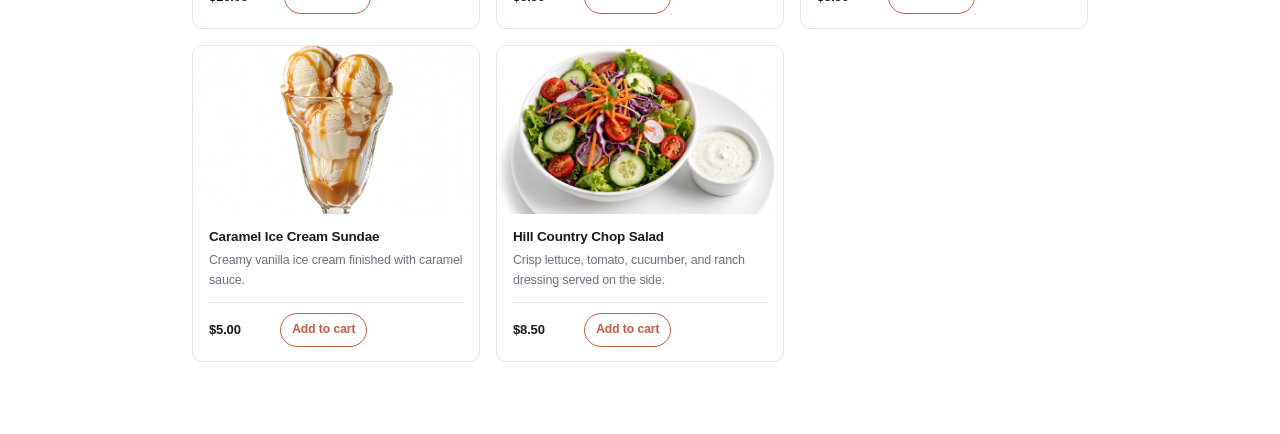
<file: menu.html>
<!DOCTYPE html>
<html lang="en-US">

<head>
  <!-- Core document metadata -->
  <meta charset="UTF-8">
  <meta name="viewport" content="width=device-width, initial-scale=1.0, viewport-fit=cover">

  <!-- Search engine metadata -->
  <title>Browse the complete menu | Brick &amp; Bun</title>
  <meta name="description" content="Explore Brick &amp; Bun's complete menu of brick-oven smash burgers and more. Choose your favorites and place an order in Austin, Texas.">
  <meta name="robots" content="index, follow, max-image-preview:large, max-snippet:-1, max-video-preview:-1">
  <link rel="canonical" href="https://brickandbun-domingos-cameme.vercel.app/menu">

  <!-- Progressive Web App metadata -->
  <link rel="manifest" href="/manifest.json">
  <meta name="theme-color" content="#c45a3c">
  <meta name="apple-mobile-web-app-capable" content="yes">
  <meta name="apple-mobile-web-app-status-bar-style" content="black-translucent">
  <meta name="apple-mobile-web-app-title" content="BRICK &amp; BUN">
  <link rel="apple-touch-icon" href="/assets/icons/apple-touch-icon.svg">

  <!-- Browser icon -->
  <link rel="icon" href="/favicon.svg" type="image/svg+xml">

  <!-- Open Graph metadata for link previews -->
  <meta property="og:type" content="website">
  <meta property="og:url" content="https://brickandbun-domingos-cameme.vercel.app/menu">
  <meta property="og:site_name" content="BRICK &amp; BUN">
  <meta property="og:locale" content="en_US">
  <meta property="og:title" content="Brick &amp; Bun Complete Menu | Smash Burgers in Austin">
  <meta property="og:description" content="Explore Brick &amp; Bun's complete menu of brick-oven smash burgers and more. Choose your favorites and place an order in Austin, Texas.">
  <meta property="og:image" content="https://brickandbun-domingos-cameme.vercel.app/assets/images/og-cover.png">
  <meta property="og:image:width" content="1200">
  <meta property="og:image:height" content="630">
  <meta property="og:image:alt" content="90g smash burger on a toasted sesame brioche bun with melted cheddar, crisp lettuce, tomato and onion.">

  <!-- Twitter Card metadata for link previews -->
  <meta name="twitter:card" content="summary_large_image">
  <meta name="twitter:title" content="Brick &amp; Bun Complete Menu | Smash Burgers in Austin">
  <meta name="twitter:description" content="Explore Brick &amp; Bun's complete menu of brick-oven smash burgers and more. Choose your favorites and place an order in Austin, Texas.">
  <meta name="twitter:image" content="https://brickandbun-domingos-cameme.vercel.app/assets/images/og-cover.png">

  <!-- Stylesheets -->
  <link rel="stylesheet" href="/assets/vendor/fontawesome/css/all.min.css">
  <link rel="stylesheet" href="/styles/style.css">
</head>

<body class="order-page">
  <!-- Site header and cart link -->
  <header class="order-header">
    <a class="logo" href="/">
      <img class="logo-mark" src="/favicon.svg" alt="" width="28" height="28" aria-hidden="true">
      <span>Brick <span class="brand-amp">&amp;</span> Bun</span>
    </a>

    <a class="order-header-cart" href="/checkout" aria-label="Go to cart, 0 items">
      <i class="fa-solid fa-cart-shopping" aria-hidden="true"></i>
      Cart (<span data-cart-count>0</span>)
    </a>
  </header>

  <!-- Main menu content -->
  <main class="order-page-main">
    <a class="order-back-link" href="/account">
      <i class="fa-solid fa-arrow-left" aria-hidden="true"></i>
      Back to the dashboard
    </a>

    <section aria-labelledby="full-menu-title">
      <div class="order-page-heading">
        <div>
          <p class="section-eyebrow">Fresh from the brick oven</p>
          <h1 id="full-menu-title">The complete menu</h1>
          <p>Choose your favorites. Your cart stays with you while you browse.</p>
        </div>

        <a class="button-primary" href="/checkout">
          Back to cart &amp; checkout
          <span class="order-cart-count" data-cart-count>0</span>
        </a>
      </div>
      
      <p class="order-flow-status" id="menu-status" role="status" aria-live="polite"></p>
      <div id="full-product-grid" class="product-grid full-product-grid" aria-live="polite"></div>
    </section>
  </main>

  <!-- Menu and Progressive Web App scripts -->
  <script type="module" src="/scripts/menu.js"></script>
  <script src="/scripts/pwa.js" defer></script>
</body>

</html>
</file>
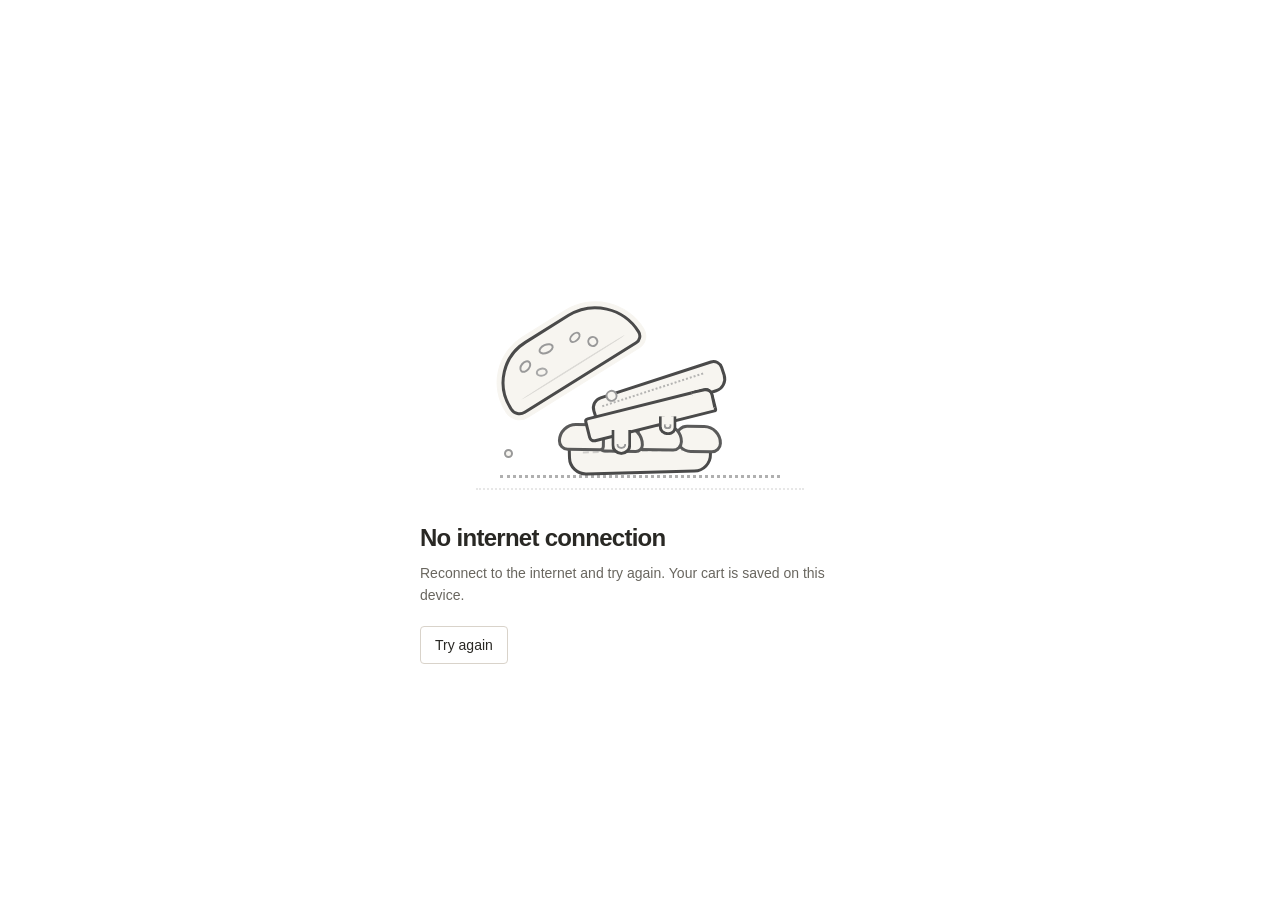
<file: offline.html>
<!DOCTYPE html>
<html lang="en-US">

<head>
  <!-- Core document metadata -->
  <meta charset="UTF-8">
  <meta name="viewport" content="width=device-width, initial-scale=1.0, viewport-fit=cover">
  
  <!-- Search engine metadata -->
  <title>You're offline</title>
  <meta name="robots" content="noindex, nofollow, noarchive, nosnippet, noimageindex">
  
  <!-- Progressive Web App metadata -->
  <link rel="manifest" href="/manifest.json">
  <link rel="icon" href="/favicon.svg" type="image/svg+xml">
  <meta name="theme-color" content="#c45a3c">

  <!-- Stylesheets -->
  <style>
    :root {
      color-scheme: light;
      font-family: Arial, Helvetica, sans-serif;
      background: #ffffff;
      color: #292824;
      font-synthesis: none;
      -webkit-font-smoothing: antialiased;
    }
  
    body {
      box-sizing: border-box;
      min-height: 100vh;
      margin: 0;
      display: grid;
      place-items: center;
      padding: 24px;
    }
  
    main {
      width: min(100%, 440px);
    }
  
    h1 {
      margin: 0 0 10px;
      font-size: 1.5rem;
      font-weight: 650;
      letter-spacing: -0.03em;
    }
  
    p {
      margin: 0;
      color: #69665f;
      font-size: 0.875rem;
      line-height: 1.6;
    }
  
    button {
      margin-top: 20px;
      padding: 10px 14px;
      border: 1px solid #d9d3ca;
      border-radius: 4px;
      background: transparent;
      color: inherit;
      font: inherit;
      font-size: 0.875rem;
      cursor: pointer;
    }
  
    button:hover {
      border-color: #c45a3c;
      color: #9e432b;
    }
  
    button:focus-visible {
      outline: 2px solid #c45a3c;
      outline-offset: 3px;
    }
  </style>

  <style>
    .offline-illustration {
      width: 100%;
      display: flex;
      justify-content: center;
      margin-bottom: 28px;
    }
  
    .offline-illustration .scene {
      position: relative;
      width: 340px;
      height: 260px;
      isolation: isolate;
    }
  
    .offline-illustration .scene.shake {
      animation: shake 0.35s ease;
    }
  
    @keyframes shake {
      0%,100% { transform: translateX(0) }
      25% { transform: translateX(-2px) rotate(-0.5deg) }
      75% { transform: translateX(2px) rotate(0.5deg) }
    }
  
    .offline-illustration .floor {
      position: absolute;
      left: 50%;
      bottom: 18px;
      transform: translateX(-50%);
      width: 280px;
      height: 0;
      border-top: 3px dotted #a8a8a8;
      opacity: 0.9;
      z-index: 0;
    }
  
    .offline-illustration .floor::after {
      content: '';
      position: absolute;
      left: -24px;
      right: -24px;
      top: 10px;
      height: 0;
      border-top: 2px dotted #cccccc;
      opacity: 0.5;
    }
    
    .offline-illustration .bun-top,
    .offline-illustration .bun-bottom,
    .offline-illustration .patty,
    .offline-illustration .cheese,
    .offline-illustration .lettuce-bump,
    .offline-illustration .sesame,
    .offline-illustration .crumb,
    .offline-illustration .cheese-drip {
      background: #f7f5f0;
    }
  
    .offline-illustration .bun-bottom {
      position: absolute;
      left: 50%;
      bottom: 22px;
      width: 138px;
      height: 28px;
      transform: translateX(-50%) rotate(-1.5deg);
      border: 3px solid #4a4a4a;
      border-radius: 5px 5px 18px 18px;
      z-index: 1;
    }
  
    .offline-illustration .bun-bottom::before {
      content: '';
      position: absolute;
      left: 12px;
      right: 12px;
      top: 7px;
      height: 0;
      border-top: 2px dashed #999;
      opacity: 0.4;
    }
  
    .offline-illustration .lettuce {
      position: absolute;
      left: 50%;
      bottom: 46px;
      width: 164px;
      height: 26px;
      transform: translateX(-50%) rotate(1deg);
      z-index: 2;
      display: flex;
      justify-content: center;
      pointer-events: none;
    }
  
    .offline-illustration .lettuce-bump {
      width: 46px;
      height: 22px;
      border: 3px solid #5a5a5a;
      border-radius: 18px 18px 6px 6px;
      margin-left: -8px;
      position: relative;
      z-index: 1;
    }
  
    .offline-illustration .lettuce-bump:first-child { margin-left: 0; border-radius: 22px 14px 6px 12px; z-index: 4; }
    .offline-illustration .lettuce-bump:nth-child(2) { border-radius: 16px 20px 8px 8px; transform: translateY(1px); z-index: 3; }
    .offline-illustration .lettuce-bump:nth-child(3) { border-radius: 14px 22px 12px 6px; transform: translateY(-1px); z-index: 2; }
    .offline-illustration .lettuce-bump:nth-child(4) { border-radius: 12px 18px 10px 16px; z-index: 1; }

    .offline-illustration .patty {
      position: absolute;
      left: 50%;
      bottom: 86px;
      width: 132px;
      height: 26px;
      transform: translateX(-36%) rotate(-18deg);
      border: 3px solid #4a4a4a;
      border-radius: 12px 10px 14px 9px;
      z-index: 3;
    }
  
    .offline-illustration .patty::before {
      content: '';
      position: absolute;
      left: 8px;
      right: 18px;
      top: 6px;
      height: 0;
      border-top: 2px dotted #999;
      opacity: 0.7;
    }
  
    .offline-illustration .patty::after {
      content: '';
      position: absolute;
      left: 14px;
      top: -6px;
      width: 8px;
      height: 8px;
      border: 2px solid #999;
      border-radius: 50%;
      background: #f7f5f0;
    }

    .offline-illustration .cheese {
      position: absolute;
      left: 50%;
      bottom: 68px;
      width: 126px;
      height: 20px;
      transform: translateX(-42%) rotate(-14deg);
      border: 3px solid #4a4a4a;
      border-radius: 4px 8px 3px 6px;
      z-index: 4;
    }
  
    .offline-illustration .cheese::before {
      content: '';
      position: absolute;
      right: -3px;
      top: -3px;
      width: 18px;
      height: 18px;
      border-right: 3px solid #4a4a4a;
      border-top: 3px solid #4a4a4a;
      border-radius: 0 8px 0 0;
      background: #f7f5f0;
      transform: rotate(2deg);
    }
  
    .offline-illustration .cheese-drip {
      position: absolute;
      border: 3px solid #4a4a4a;
      border-top: none;
      z-index: 1;
    }
  
    .offline-illustration .cheese-drip.d1 {
      left: 18px;
      top: 17px;
      width: 14px;
      height: 22px;
      border-radius: 0 0 10px 10px;
      transform: rotate(14deg);
    }
  
    .offline-illustration .cheese-drip.d2 {
      left: 68px;
      top: 15px;
      width: 12px;
      height: 16px;
      border-radius: 0 0 8px 9px;
      transform: rotate(14deg);
    }
  
    .offline-illustration .cheese-drip.d1::after, 
    .offline-illustration .cheese-drip.d2::after {
      content: '';
      position: absolute;
      left: 2px;
      right: 2px;
      bottom: 3px;
      height: 3px;
      border: 2px solid #999;
      border-top: none;
      border-radius: 0 0 6px 6px;
      background: #f7f5f0;
    }

    .offline-illustration .bun-top {
      position: absolute;
      left: 18px;
      bottom: 112px;
      width: 146px;
      height: 56px;
      transform: rotate(-32deg);
      border: 3px solid #4a4a4a;
      border-radius: 52px 56px 10px 12px;
      z-index: 5;
      box-shadow: 0 0 0 4px #f7f5f0, 0 0 0 5px #f7f5f0;
    }
  
    .offline-illustration .bun-top::before {
      content: '';
      position: absolute;
      left: 12px;
      right: 12px;
      bottom: 10px;
      height: 0;
      border-top: 2px solid #4a4a4a;
      border-radius: 50%;
      opacity: 0.15;
    }
  
    .offline-illustration .sesame {
      position: absolute;
      width: 10px;
      height: 6px;
      border: 2px solid #999;
      border-radius: 50%;
    }
  
    .offline-illustration .sesame.s1 { left: 26px; top: 14px; transform: rotate(-18deg); }
    .offline-illustration .sesame.s2 { left: 52px; top: 10px; width: 12px; transform: rotate(8deg); }
    .offline-illustration .sesame.s3 { left: 84px; top: 16px; width: 9px; height: 5px; transform: rotate(-12deg); }
    .offline-illustration .sesame.s4 { left: 38px; top: 28px; width: 8px; height: 5px; transform: rotate(22deg); border-color: #a8a8a8; }
    .offline-illustration .sesame.s5 { left: 98px; top: 28px; width: 7px; height: 7px; border-radius: 50%; }

    .offline-illustration .crumb {
      position: absolute;
      border: 2px solid #999;
      border-radius: 50%;
      z-index: 0;
    }
  
    .offline-illustration .crumb.c1 { left: 196px; bottom: 98px; width: 6px; height: 6px; }
    .offline-illustration .crumb.c2 { left: 218px; bottom: 42px; width: 4px; height: 4px; border-color: #bbbbbb; }
    .offline-illustration .crumb.c3 { left: 34px; bottom: 38px; width: 5px; height: 5px; }

    @media (max-width: 480px) {
      .offline-illustration .scene { transform: scale(0.85); transform-origin: center bottom; }
    }
  </style>
</head>

<body>
  <main>
    <div class="offline-illustration" aria-label="minimalist illustration of hamburger falling">
      <div class="scene">
        <div class="bun-top"><i class="sesame s1"></i><i class="sesame s2"></i><i class="sesame s3"></i><i class="sesame s4"></i><i class="sesame s5"></i></div>
        <div class="patty"></div>
        <div class="cheese"><i class="cheese-drip d1"></i><i class="cheese-drip d2"></i></div>
        <div class="lettuce"><div class="lettuce-bump"></div><div class="lettuce-bump"></div><div class="lettuce-bump"></div><div class="lettuce-bump"></div></div>
        <div class="bun-bottom"></div>
        <i class="crumb c1"></i><i class="crumb c2"></i><i class="crumb c3"></i>
        <div class="floor"></div>
      </div>
    </div>

    <h1>No internet connection</h1>
    <p>Reconnect to the internet and try again. Your cart is saved on this device.</p>
    <button type="button" onclick="window.location.reload()">Try again</button>
  </main>
</body>
</html>
</file>
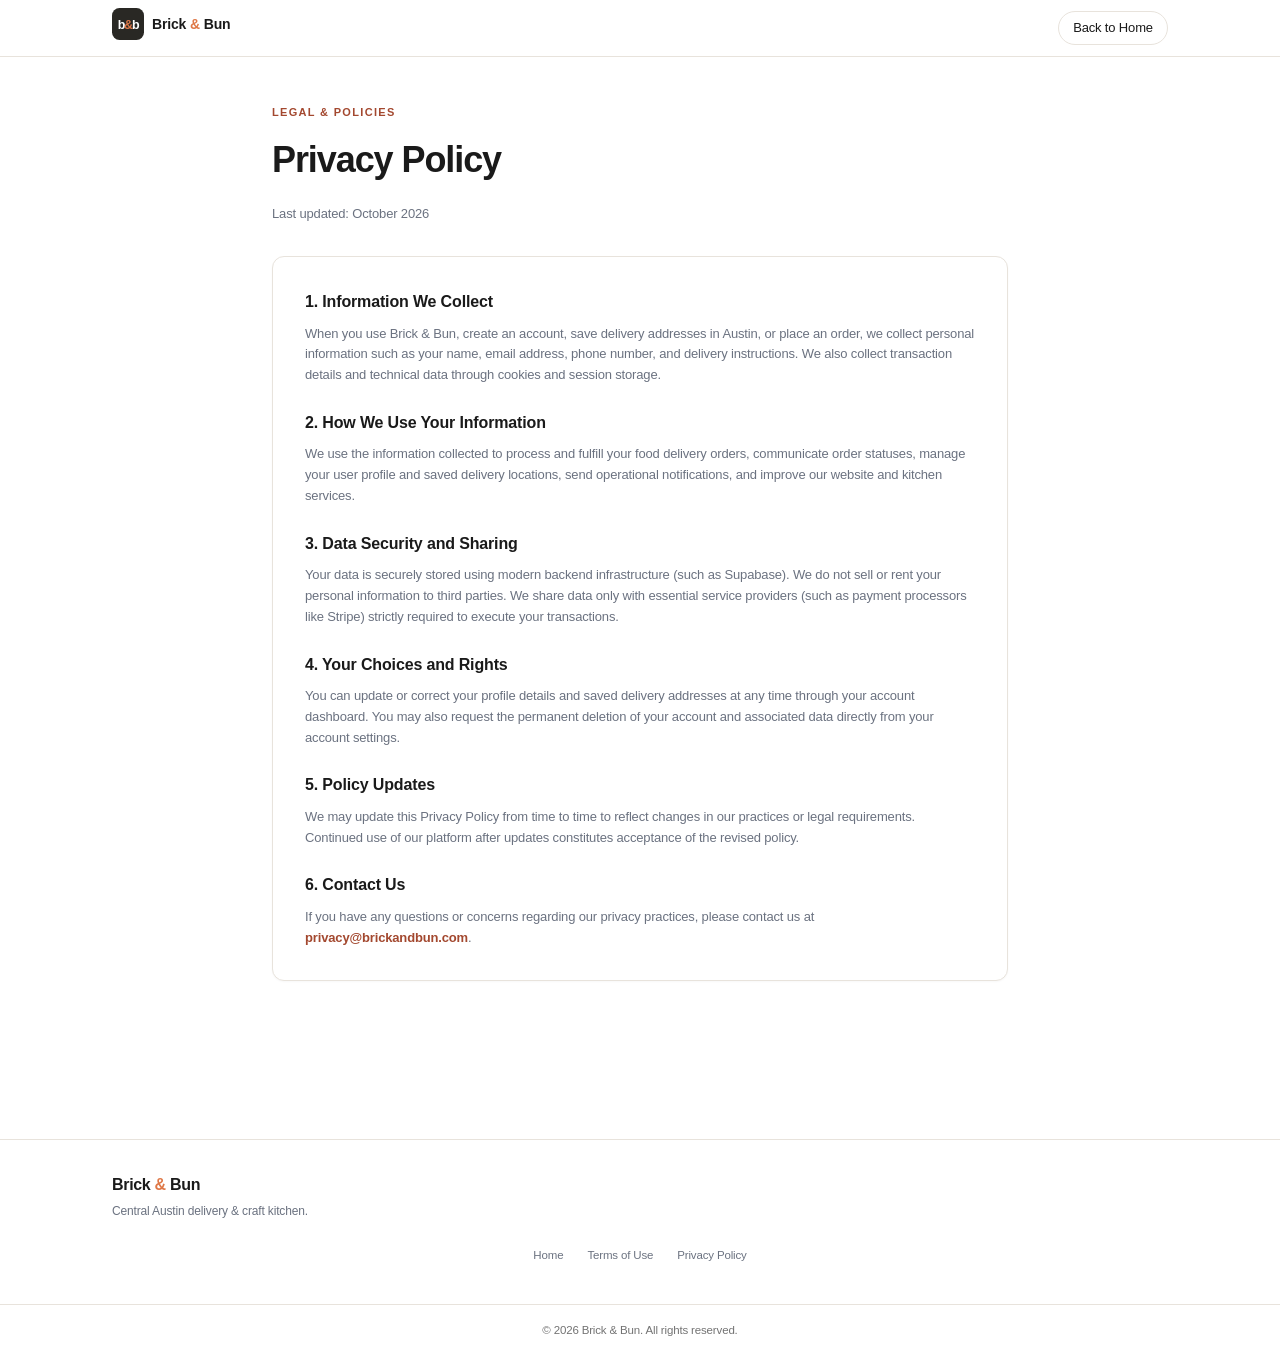
<file: privacy.html>
<!DOCTYPE html>
<html lang="en-US">

<head>
  <!-- Core document metadata -->
  <meta charset="UTF-8">
  <meta name="viewport" content="width=device-width, initial-scale=1.0, viewport-fit=cover">
  
  <!-- Search engine metadata -->
  <title>Privacy Policy — Brick &amp; Bun</title>
  <meta name="robots" content="noindex, nofollow, noarchive, nosnippet, noimageindex">
  
  <!-- Progressive Web App metadata -->
  <link rel="manifest" href="/manifest.json">
  <link rel="icon" href="/favicon.svg" type="image/svg+xml">
  <meta name="theme-color" content="#c45a3c">
  
  <!-- Assets -->
  <link rel="stylesheet" href="/styles/style.css">
</head>

<body>

  <!-- Header -->
  <header class="header">
    <div class="container header-container">
      <!-- Brand -->
      <div class="header-left">
        <a href="#hero" class="logo">
          <img class="logo-mark" src="/favicon.svg" alt="" width="32" height="32" aria-hidden="true">
          <span>Brick <span class="brand-amp">&amp;</span> Bun</span>
        </a>
      </div>
      
      <div class="header-right">
        <a href="/" class="auth-link">Back to Home</a>
      </div>         
    </div>    
  </header>

  <!-- Main Content Layout -->
  <main class="container" style="padding-top: 48px; padding-bottom: 80px; max-width: 800px;">
    
    <div style="margin-bottom: 32px;">
      <p class="section-eyebrow">Legal & Policies</p>
      <h1 style="font-size: clamp(28px, 4vw, 36px); font-weight: 700; letter-spacing: -0.03em; margin: 0 0 12px;">Privacy Policy</h1>
      <p style="color: var(--text-muted); font-size: 13px;">Last updated: October 2026</p>
    </div>

    <!-- Legal Document Card Style -->
    <div class="card" style="padding: 32px; border: 1px solid var(--border-color); border-radius: 12px; background: #fff; box-shadow: 0 1px 2px rgb(26 26 26 / 3%); display: grid; gap: 24px;">
      
      <!-- Section 1 -->
      <section style="display: grid; gap: 8px;">
        <h2 style="font-size: 16px; font-weight: 700; margin: 0;">1. Information We Collect</h2>
        <p style="margin: 0; color: var(--text-muted); font-size: 13px; line-height: 1.6;">
          When you use Brick & Bun, create an account, save delivery addresses in Austin, or place an order, we collect personal information such as your name, email address, phone number, and delivery instructions. We also collect transaction details and technical data through cookies and session storage.
        </p>
      </section>

      <!-- Section 2 -->
      <section style="display: grid; gap: 8px;">
        <h2 style="font-size: 16px; font-weight: 700; margin: 0;">2. How We Use Your Information</h2>
        <p style="margin: 0; color: var(--text-muted); font-size: 13px; line-height: 1.6;">
          We use the information collected to process and fulfill your food delivery orders, communicate order statuses, manage your user profile and saved delivery locations, send operational notifications, and improve our website and kitchen services.
        </p>
      </section>

      <!-- Section 3 -->
      <section style="display: grid; gap: 8px;">
        <h2 style="font-size: 16px; font-weight: 700; margin: 0;">3. Data Security and Sharing</h2>
        <p style="margin: 0; color: var(--text-muted); font-size: 13px; line-height: 1.6;">
          Your data is securely stored using modern backend infrastructure (such as Supabase). We do not sell or rent your personal information to third parties. We share data only with essential service providers (such as payment processors like Stripe) strictly required to execute your transactions.
        </p>
      </section>

      <!-- Section 4 -->
      <section style="display: grid; gap: 8px;">
        <h2 style="font-size: 16px; font-weight: 700; margin: 0;">4. Your Choices and Rights</h2>
        <p style="margin: 0; color: var(--text-muted); font-size: 13px; line-height: 1.6;">
          You can update or correct your profile details and saved delivery addresses at any time through your account dashboard. You may also request the permanent deletion of your account and associated data directly from your account settings.
        </p>
      </section>

      <!-- Section 5 -->
      <section style="display: grid; gap: 8px;">
        <h2 style="font-size: 16px; font-weight: 700; margin: 0;">5. Policy Updates</h2>
        <p style="margin: 0; color: var(--text-muted); font-size: 13px; line-height: 1.6;">
          We may update this Privacy Policy from time to time to reflect changes in our practices or legal requirements. Continued use of our platform after updates constitutes acceptance of the revised policy.
        </p>
      </section>

      <!-- Section 6 -->
      <section style="display: grid; gap: 8px;">
        <h2 style="font-size: 16px; font-weight: 700; margin: 0;">6. Contact Us</h2>
        <p style="margin: 0; color: var(--text-muted); font-size: 13px; line-height: 1.6;">
          If you have any questions or concerns regarding our privacy practices, please contact us at <a href="mailto:privacy@brickandbun.com" style="color: var(--brand-orange-dark); font-weight: 600;">privacy@brickandbun.com</a>.
        </p>
      </section>

    </div>

  </main>

  <!-- Footer -->
  <footer class="footer">
    <div class="footer-grid">
      <div class="footer-brand">
        <span class="footer-logo">Brick <span class="brand-amp">&</span> Bun</span>
        <p>Central Austin delivery & craft kitchen.</p>
      </div>
      <div class="footer-links">
        <a href="/">Home</a>
        <a href="/terms">Terms of Use</a>
        <a href="/privacy">Privacy Policy</a>
      </div>
    </div>
    <div class="footer-bottom">
      <div class="container">
        <p>&copy; 2026 Brick & Bun. All rights reserved.</p>
      </div>
    </div>
  </footer>

</body>
</html>
</file>
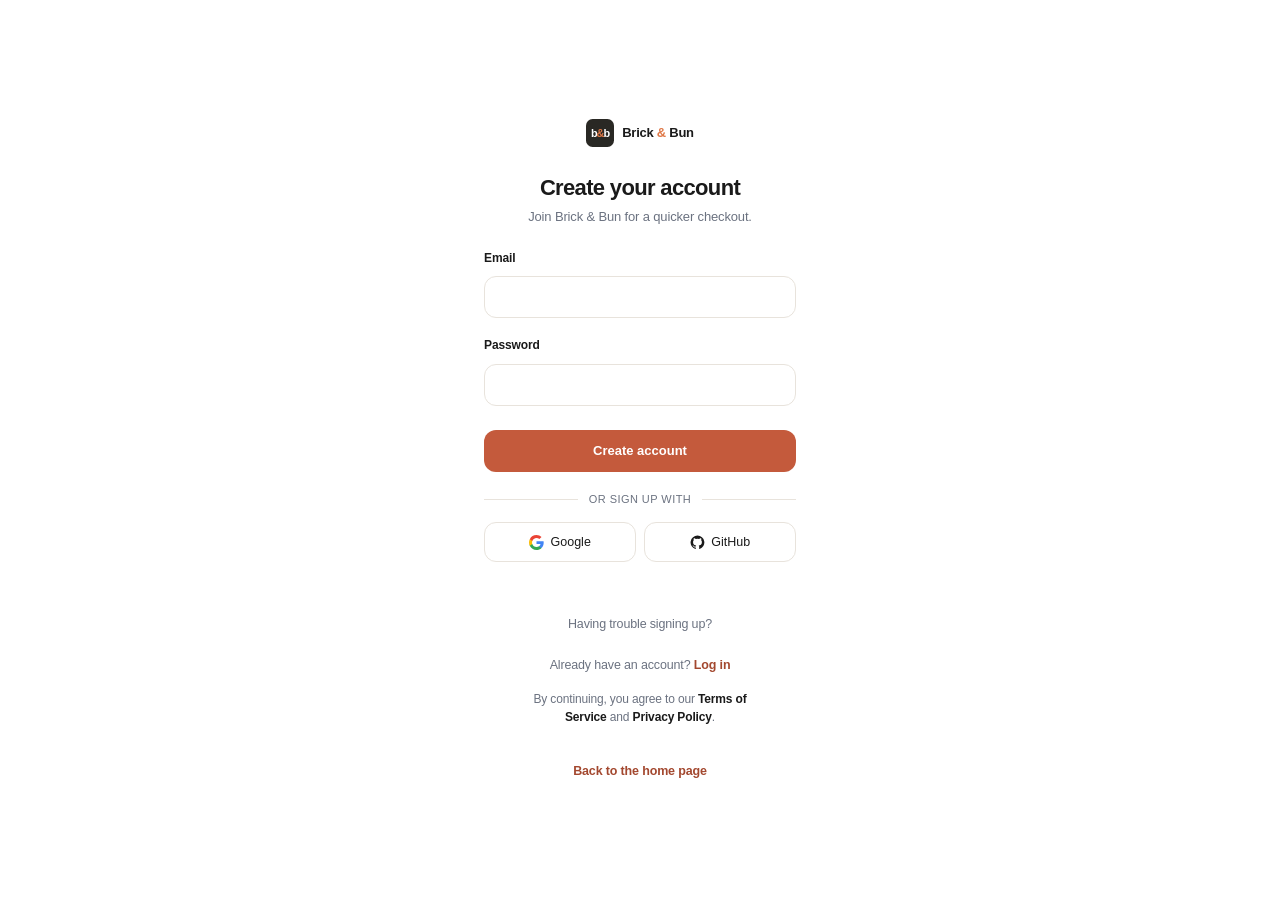
<file: signup.html>
<!DOCTYPE html>
<html lang="en-US">

<head>
  <!-- Core document metadata -->
  <meta charset="UTF-8">
  <meta name="viewport" content="width=device-width, initial-scale=1.0, viewport-fit=cover">

  <!-- Search engine metadata -->
  <title>Sign up | Brick &amp; Bun</title>
  <meta name="robots" content="noindex, nofollow, noarchive, nosnippet, noimageindex">

  <!-- Progressive Web App metadata -->
  <link rel="manifest" href="/manifest.json">
  <link rel="apple-touch-icon" href="/assets/icons/apple-touch-icon.svg">

  <meta name="theme-color" content="#c45a3c">
  <meta name="apple-mobile-web-app-capable" content="yes">
  <meta name="apple-mobile-web-app-status-bar-style" content="black-translucent">
  <meta name="apple-mobile-web-app-title" content="BRICK &amp; BUN">

  <!-- Browser icon -->
  <link rel="icon" href="/favicon.svg" type="image/svg+xml">

  <!-- Stylesheets -->
  <link rel="stylesheet" href="/styles/style.css">
</head>

<body class="auth-page-shell auth-linear">
  <main class="auth-page" data-auth-page data-auth-mode="signup">

    <!-- Brand and page introduction -->
    <a class="auth-brand" href="/">
      <img class="logo-mark" src="/favicon.svg" alt="" aria-hidden="true">
      <span>Brick <span class="brand-amp">&amp;</span> Bun</span>
    </a>

    <header class="auth-linear-header">
      <h1 id="auth-title">Create your account</h1>
      <p>Join Brick &amp; Bun for a quicker checkout.</p>
    </header>

    <form class="auth-form" data-email-form>
      <label for="signup-email">Email</label>
      <input id="signup-email" name="email" type="email" autocomplete="email" required>
      <label for="signup-password">Password</label>
      <input id="signup-password" name="password" type="password" autocomplete="new-password" minlength="8" required>
      <button class="auth-submit" type="submit">Create account</button>
    </form>

    <p class="auth-status" data-auth-status role="status" aria-live="polite"></p>

    <!-- Social signup providers -->
    <div class="auth-divider">
      <span>or sign up with</span>
    </div>

    <div class="oauth-buttons">
      <button type="button" data-oauth-provider="google">
        <svg class="oauth-brand-icon" viewBox="0 0 24 24" aria-hidden="true">
          <path fill="#4285F4" d="M23.49 12.27c0-.79-.07-1.54-.2-2.27H12v4.3h6.44a5.5 5.5 0 0 1-2.39 3.61v2.77h3.87c2.26-2.08 3.57-5.15 3.57-8.41Z" />
          <path fill="#34A853" d="M12 24c3.24 0 5.96-1.08 7.95-2.92l-3.87-2.99c-1.08.72-2.46 1.14-4.08 1.14-3.14 0-5.8-2.12-6.75-4.98H1.25v3.09A12 12 0 0 0 12 24Z" />
          <path fill="#FBBC05" d="M5.25 14.25a7.2 7.2 0 0 1 0-4.5V6.66h-4A12 12 0 0 0 0 12c0 1.94.47 3.78 1.25 5.34l4-3.09Z" />
          <path fill="#EA4335" d="M12 4.77c1.77 0 3.36.61 4.61 1.81l3.45-3.45C17.96 1.17 15.24 0 12 0A12 12 0 0 0 1.25 6.66l4 3.09C6.2 6.89 8.86 4.77 12 4.77Z" />
        </svg>
        Google
      </button>

      <button type="button" data-oauth-provider="github">
        <svg class="oauth-brand-icon" viewBox="0 0 24 24" aria-hidden="true" fill="currentColor">
          <path d="M12 .9a11.1 11.1 0 0 0-3.51 21.63c.56.1.76-.24.76-.54v-2.1c-3.1.67-3.76-1.32-3.76-1.32-.51-1.29-1.24-1.63-1.24-1.63-1.01-.69.08-.68.08-.68 1.12.08 1.71 1.15 1.71 1.15.99 1.7 2.59 1.21 3.22.93.1-.72.39-1.21.7-1.49-2.48-.28-5.09-1.24-5.09-5.52 0-1.22.44-2.22 1.15-3-.12-.28-.5-1.42.11-2.96 0 0 .94-.3 3.05 1.14a10.6 10.6 0 0 1 5.55 0c2.11-1.44 3.05-1.14 3.05-1.14.61 1.54.23 2.68.11 2.96.72.78 1.15 1.78 1.15 3 0 4.29-2.62 5.24-5.11 5.51.4.34.75 1.02.75 2.06v3.06c0 .3.2.65.77.54A11.1 11.1 0 0 0 12 .9Z" />
        </svg>
        GitHub
      </button>
    </div>

    <!-- Support, account, and legal links -->
    <div class="auth-extra-links">
      <a href="#" class="auth-help-link">Having trouble signing up?</a>
    </div>

    <p class="auth-switch">Already have an account? <a href="/login">Log in</a></p>
    <p class="auth-legal">By continuing, you agree to our <a href="/terms">Terms of Service</a> and <a href="/privacy">Privacy Policy</a>.</p>
    <a class="auth-back-link" href="/">Back to the home page</a>
  </main>

  <!-- Page behavior and progressive web app support -->
  <script type="module" src="/scripts/auth-page.js"></script>
  <script src="/scripts/pwa.js" defer></script>
</body>

</html>
</file>
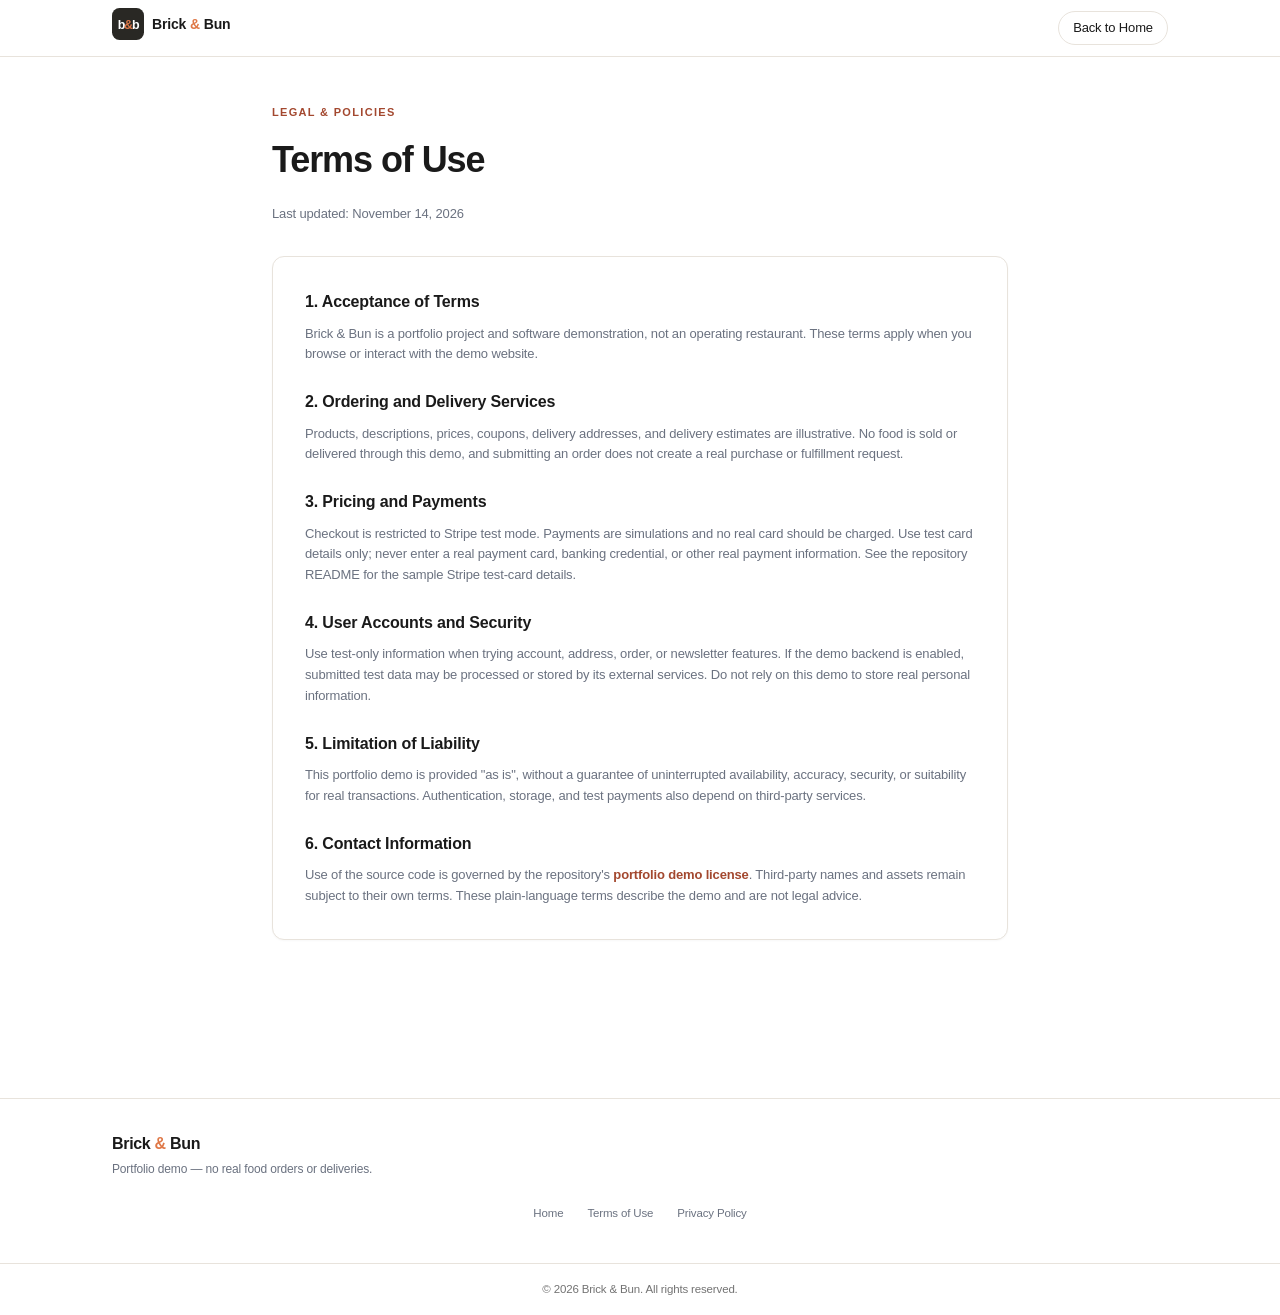
<file: terms.html>
<!DOCTYPE html>
<html lang="en-US">

<head>
  <!-- Core document metadata -->
  <meta charset="UTF-8">
  <meta name="viewport" content="width=device-width, initial-scale=1.0, viewport-fit=cover">
  
  <!-- Search engine metadata -->
  <title>Terms of Use — Brick &amp; Bun</title>
  <meta name="robots" content="noindex, nofollow, noarchive, nosnippet, noimageindex">
  
  <!-- Progressive Web App metadata -->
  <link rel="manifest" href="/manifest.json">
  <link rel="icon" href="/favicon.svg" type="image/svg+xml">
  <meta name="theme-color" content="#c45a3c">
  
  <!-- Assets -->
  <link rel="stylesheet" href="/styles/style.css">
</head>

<body>
  
  <!-- Header -->
  <header class="header">
    <div class="container header-container">
      <!-- Brand -->
      <div class="header-left">
        <a href="#hero" class="logo">
          <img class="logo-mark" src="/favicon.svg" alt="" width="32" height="32" aria-hidden="true">
          <span>Brick <span class="brand-amp">&amp;</span> Bun</span>
        </a>
      </div>
      
      <div class="header-right">
        <a href="/" class="auth-link">Back to Home</a>
      </div>         
    </div>    
  </header>

  <!-- Main Content Layout -->
  <main class="container" style="padding-top: 48px; padding-bottom: 80px; max-width: 800px;">
    
    <div style="margin-bottom: 32px;">
      <p class="section-eyebrow">Legal & Policies</p>
      <h1 style="font-size: clamp(28px, 4vw, 36px); font-weight: 700; letter-spacing: -0.03em; margin: 0 0 12px;">Terms of Use</h1>
      <p style="color: var(--text-muted); font-size: 13px;">Last updated: November 14, 2026</p>
    </div>

    <!-- Legal Document Card Style -->
    <div class="card" style="padding: 32px; border: 1px solid var(--border-color); border-radius: 12px; background: #fff; box-shadow: 0 1px 2px rgb(26 26 26 / 3%); display: grid; gap: 24px;">
      
      <!-- Section 1 -->
      <section style="display: grid; gap: 8px;">
        <h2 style="font-size: 16px; font-weight: 700; margin: 0;">1. Acceptance of Terms</h2>
        <p style="margin: 0; color: var(--text-muted); font-size: 13px; line-height: 1.6;">
          Brick &amp; Bun is a portfolio project and software demonstration, not an operating restaurant. These terms apply when you browse or interact with the demo website.
        </p>
      </section>

      <!-- Section 2 -->
      <section style="display: grid; gap: 8px;">
        <h2 style="font-size: 16px; font-weight: 700; margin: 0;">2. Ordering and Delivery Services</h2>
        <p style="margin: 0; color: var(--text-muted); font-size: 13px; line-height: 1.6;">
          Products, descriptions, prices, coupons, delivery addresses, and delivery estimates are illustrative. No food is sold or delivered through this demo, and submitting an order does not create a real purchase or fulfillment request.
        </p>
      </section>

      <!-- Section 3 -->
      <section style="display: grid; gap: 8px;">
        <h2 style="font-size: 16px; font-weight: 700; margin: 0;">3. Pricing and Payments</h2>
        <p style="margin: 0; color: var(--text-muted); font-size: 13px; line-height: 1.6;">
          Checkout is restricted to Stripe test mode. Payments are simulations and no real card should be charged. Use test card details only; never enter a real payment card, banking credential, or other real payment information. See the repository README for the sample Stripe test-card details.
        </p>
      </section>

      <!-- Section 4 -->
      <section style="display: grid; gap: 8px;">
        <h2 style="font-size: 16px; font-weight: 700; margin: 0;">4. User Accounts and Security</h2>
        <p style="margin: 0; color: var(--text-muted); font-size: 13px; line-height: 1.6;">
          Use test-only information when trying account, address, order, or newsletter features. If the demo backend is enabled, submitted test data may be processed or stored by its external services. Do not rely on this demo to store real personal information.
        </p>
      </section>

      <!-- Section 5 -->
      <section style="display: grid; gap: 8px;">
        <h2 style="font-size: 16px; font-weight: 700; margin: 0;">5. Limitation of Liability</h2>
        <p style="margin: 0; color: var(--text-muted); font-size: 13px; line-height: 1.6;">
          This portfolio demo is provided "as is", without a guarantee of uninterrupted availability, accuracy, security, or suitability for real transactions. Authentication, storage, and test payments also depend on third-party services.
        </p>
      </section>

      <!-- Section 6 -->
      <section style="display: grid; gap: 8px;">
        <h2 style="font-size: 16px; font-weight: 700; margin: 0;">6. Contact Information</h2>
        <p style="margin: 0; color: var(--text-muted); font-size: 13px; line-height: 1.6;">
          Use of the source code is governed by the repository's <a href="/LICENSE" style="color: var(--brand-orange-dark); font-weight: 600;">portfolio demo license</a>. Third-party names and assets remain subject to their own terms. These plain-language terms describe the demo and are not legal advice.
        </p>
      </section>

    </div>

  </main>

  <!-- Footer -->
  <footer class="footer">
    <div class="footer-grid">
      <div class="footer-brand">
        <span class="footer-logo">Brick <span class="brand-amp">&</span> Bun</span>
        <p>Portfolio demo — no real food orders or deliveries.</p>
      </div>
      <div class="footer-links">
        <a href="/">Home</a>
        <a href="/terms">Terms of Use</a>
        <a href="/privacy">Privacy Policy</a>
      </div>
    </div>
    <div class="footer-bottom">
      <div class="container">
        <p>&copy; 2026 Brick & Bun. All rights reserved.</p>
      </div>
    </div>
  </footer>

</body>
</html>
</file>
<file: styles/style.css>
:root {
  --bg-main: #fff;
  --bg-hero: #fff;
  --text-dark: #1a1a1a;
  --brand-orange: #c45a3c;
  --brand-orange-dark: #a3482f;
  --card-bg: #fff;
  --text-muted: #6b7280;
  --border-color: #e8e3dc;
  --font-base: "Segoe UI", -apple-system, BlinkMacSystemFont, "Helvetica Neue", Roboto, Arial, sans-serif;
  --content-max: 1000px;
  --content-pad: 32px;
}

html {
  font-size: 16px;
  scroll-behavior: smooth;
  scroll-padding-top: 72px;
}

* {
  box-sizing: border-box;
}

body {
  width: 100%;
  max-width: var(--content-max);
  margin: 0 auto;
  font-family: var(--font-base);
  font-size: 14px;
  line-height: 1.65;
  letter-spacing: -0.011em;
  background: var(--bg-main);
  color: var(--text-dark);
  -webkit-font-smoothing: antialiased;
  -moz-osx-font-smoothing: grayscale;
}

button,
a {
  -webkit-tap-highlight-color: transparent;
}

button {
  font: inherit;
}

a {
  color: inherit;
  text-decoration: none;
}

button:focus-visible,
a:focus-visible {
  outline: 2px solid var(--brand-orange);
  outline-offset: 3px;
}

[hidden] {
  display: none !important;
}

.container {
  width: 100%;
  max-width: var(--content-max);
  margin: 0 auto;
  padding: 0 var(--content-pad);
}

.header {
  position: sticky;
  top: 0;
  z-index: 30;
  width: 100%;
  background: var(--bg-main);
  border-bottom: 1px solid var(--border-color);
}

.header-container {
  display: flex;
  align-items: center;
  justify-content: space-between;
  min-height: 56px;
  max-width: var(--content-max);
  margin: 0 auto;
  padding: 0 var(--content-pad);
  gap: 12px;
}

.header-left {
  flex: 1 1 0;
}

.header-center {
  display: flex;
  align-items: center;
  gap: 24px;
}

.header-right {
  display: flex;
  align-items: center;
  justify-content: flex-end;
  gap: 8px;
  flex: 1 1 0;
}

main {
  padding-inline: 24px;
}

.logo {
  display: inline-flex;
  align-items: center;
  gap: 8px;
  font-size: 14px;
  font-weight: 700;
  white-space: nowrap;
  line-height: 1;
  text-decoration: none;
  color: var(--text-dark);
}

.logo-mark {
  width: 32px;
  height: 32px;
  flex: 0 0 32px;
  display: grid;
  place-items: center;
  border-radius: 50%;
  background: #000;
  color: #fff;
  font-size: 11px;
  font-weight: 700;
}

.logo .logo-mark {
  border-radius: 0;
  background: transparent;
  object-fit: contain;
}

.brand-amp {
  color: #df7847;
}

.desktop-nav {
  display: flex;
  align-items: center;
  justify-content: center;
  gap: 24px;
}

.desktop-nav a {
  display: inline-flex;
  align-items: center;
  color: var(--text-muted);
  font-size: 13px;
  font-weight: 500;
  text-decoration: none;
}

.auth-link {
  display: inline-flex;
  min-height: 30px;
  align-items: center;
  padding: .32rem .88rem;
  font-size: 13px;
  border: 1px solid var(--border-color);
  border-radius: 999px;
  background: transparent;
  color: var(--text-dark);
  font-weight: 500;
  text-decoration: none;
  white-space: nowrap;
}

.auth-link-primary {
  border-color: var(--brand-orange);
  color: var(--brand-orange);
  font-weight: 600;
}

.auth-link:hover {
  background: #f8f6f2;
}

.auth-link-primary:hover {
  background: rgb(196 90 60 / 8%);
  color: var(--brand-orange-dark);
}

.cart-trigger {
  display: inline-flex;
  align-items: center;
  gap: 6px;
  padding: 5px 10px;
  border: 1px solid var(--border-color);
  border-radius: 999px;
  background: #fff;
  font-size: 12.5px;
  font-weight: 500;
  cursor: pointer;
}

.hero {
  display: flex;
  width: 100%;
  min-height: auto;
  align-items: center;
  padding: 64px 0 56px 0;
  background: var(--bg-hero);
}

.hero>.container {
  width: 100%;
  max-width: var(--content-max);
  margin: 0 auto;
}

.hero-layout {
  display: grid;
  grid-template-columns: minmax(0, 1fr) minmax(0, 1fr);
  align-items: center;
  gap: 32px;
}

.hero-content {
  max-width: 580px;
}

.hero-media {
  display: flex;
  justify-content: center;
  align-items: center;
}

.hero-image-frame {
  width: min(100%, 360px);
  aspect-ratio: 1;
  overflow: hidden;
  border: 4px solid #fff;
  border-radius: 50%;
  background: #f8f6f2;
  box-shadow: 0 20px 40px rgb(0 0 0 / 6%);
}

.hero-image {
  display: block;
  width: 100%;
  height: 100%;
  object-fit: cover;
}

.section-eyebrow {
  margin: 0 0 10px;
  color: var(--brand-orange-dark);
  font-size: 11px;
  font-weight: 700;
  letter-spacing: .12em;
  line-height: 1.4;
  text-transform: uppercase;
}

.craft-heading h2 {
  margin: 0 0 16px;
  font-size: clamp(26px, 3vw, 34px);
  font-weight: 700;
  letter-spacing: -0.035em;
  line-height: 1.12;
}

.craft-section {
  padding: 58px 0 62px;
  background: var(--bg-main);
}

.craft-heading {
  max-width: 600px;
  margin: 0 auto 28px;
  text-align: center;
}

.craft-heading h2 {
  margin-bottom: 10px;
}

.craft-heading>p:last-child {
  margin: 0;
  color: var(--text-muted);
  font-size: 14px;
  line-height: 1.65;
}

.craft-grid {
  display: grid;
  grid-template-columns: repeat(3, minmax(0, 1fr));
  gap: 14px;
}

.craft-card {
  min-height: 190px;
  padding: 22px 20px;
  border: 1px solid var(--border-color);
  border-radius: 10px;
  background: var(--card-bg);
}

.craft-number {
  display: inline-block;
  margin-bottom: 18px;
  color: var(--brand-orange);
  font-size: 11px;
  font-weight: 700;
  letter-spacing: .1em;
}

.craft-card h3 {
  margin: 0 0 8px;
  font-size: 15px;
  font-weight: 700;
  letter-spacing: -0.02em;
}

.craft-card p {
  margin: 0;
  color: var(--text-muted);
  font-size: 12.5px;
  line-height: 1.65;
}

.delivery-section {
  width: 100%;
  margin: 0 0 clamp(48px, 7vh, 80px);
  background: var(--bg-main);
}

.delivery-layout {
  display: grid;
  grid-template-columns: 1fr 1fr;
  max-width: var(--content-max);
  min-height: 360px;
  margin: 0 auto;
}

.delivery-visual {
  position: relative;
  min-width: 0;
  min-height: 360px;
  margin: 0;
  overflow: hidden;
  background: #ede1d3;
}

.delivery-visual img {
  display: block;
  width: 100%;
  height: 360px;
  object-fit: contain;
}

.delivery-visual figcaption {
  position: absolute;
  right: 16px;
  bottom: 16px;
  left: 16px;
  width: fit-content;
  max-width: calc(100% - 32px);
  padding: 9px 13px;
  border: 1px solid rgba(255, 255, 255, .7);
  border-radius: 999px;
  background: rgba(255, 255, 255, .88);
  color: var(--text-dark);
  font-size: 11px;
  font-weight: 600;
  backdrop-filter: blur(8px);
}

.delivery-content {
  display: grid;
  align-content: center;
  gap: 26px;
  padding: 36px 40px;
  background: var(--bg-hero);
}

.delivery-heading h2 {
  margin: 0 0 12px;
  font-size: clamp(28px, 3.4vw, 38px);
  letter-spacing: -.04em;
  line-height: 1.1;
}

.delivery-heading > p:last-child {
  max-width: 38ch;
  margin: 0;
  color: var(--text-muted);
  font-size: 14px;
  line-height: 1.7;
}

.delivery-steps {
  display: grid;
  grid-template-columns: repeat(3, minmax(0, 1fr));
  gap: 16px;
  margin: 0;
  padding: 0;
  list-style: none;
}

.delivery-steps li {
  padding-top: 16px;
  border-top: 1px solid #dfd7ce;
}

.delivery-steps li > span {
  display: block;
  margin-bottom: 14px;
  color: var(--brand-orange);
  font-size: 11px;
  font-weight: 700;
  letter-spacing: .1em;
}

.delivery-steps h3 {
  margin: 0 0 6px;
  font-size: 13px;
}

.delivery-steps p {
  margin: 0;
  color: var(--text-muted);
  font-size: 11.5px;
  line-height: 1.6;
}

.hero h1 {
  max-width: 16ch;
  margin: 0 0 12px 0;
  font-size: clamp(56px, 6vw, 68px);
  line-height: 1;
  letter-spacing: -0.035em;
  font-weight: 700;
}

.hero-title-line {
  display: block;
}

.hero-sub {
  max-width: 48ch;
  margin: 0 0 22px 0;
  color: var(--text-muted);
  font-size: 14px;
  line-height: 1.65;
}

.hero-actions {
  display: flex;
  flex-wrap: wrap;
  gap: 10px;
}

.btn-cta,
.button-primary {
  display: inline-flex;
  align-items: center;
  justify-content: center;
  padding: .58rem 1.2rem;
  border: 0;
  border-radius: 999px;
  background: var(--brand-orange);
  color: #fff;
  font-size: 13px;
  font-weight: 600;
  text-decoration: none;
  cursor: pointer;
}

.btn-outline {
  display: inline-flex;
  align-items: center;
  justify-content: center;
  padding: .58rem 1.2rem;
  border: 1px solid var(--border-color);
  border-radius: 999px;
  background: transparent;
  color: var(--text-dark);
  font-size: 13px;
  font-weight: 500;
  text-decoration: none;
  text-align: center;
}

.menu-section,
.coupons-section {
  width: 100%;
  padding: clamp(48px, 6vh, 72px) 0;
  background: var(--bg-main);
}

.menu-section .container,
.coupons-section .container {
  max-width: var(--content-max);
}

.section-title {
  margin: 0 0 18px 0;
  font-size: clamp(18px, 1.6vw, 21px);
  font-weight: 700;
  letter-spacing: -0.02em;
  line-height: 1.2;
}

.menu-photo-note {
  margin: -8px 0 18px;
  color: var(--text-muted);
  font-size: 12px;
  line-height: 1.5;
}

.product-grid {
  display: grid;
  grid-template-columns: repeat(auto-fill, minmax(260px, 1fr));
  gap: 16px;
  max-width: var(--content-max);
  margin: 0 auto;
}

.product-card {
  display: flex;
  flex-direction: column;
  overflow: hidden;
  border: 1px solid var(--border-color);
  border-radius: 10px;
  background: var(--card-bg);
}

.product-image {
  width: 100%;
  height: 168px;
  object-fit: cover;
}

.product-body {
  display: flex;
  flex: 1;
  flex-direction: column;
  padding: 14px 16px;
}

.product-title {
  margin: 0 0 4px 0;
  font-size: 13.5px;
  font-weight: 600;
  line-height: 1.35;
}

.product-desc {
  flex: 1;
  margin: 0 0 12px 0;
  color: var(--text-muted);
  font-size: 12.5px;
  line-height: 1.6;
}

.product-footer {
  display: flex;
  align-items: center;
  justify-content: space-between;
  gap: 8px;
  padding-top: 10px;
  border-top: 1px solid var(--border-color);
}

.menu-full-action {
  display: flex;
  align-items: center;
  justify-content: flex-end;
  gap: 14px;
  margin-top: 20px;
}

.menu-full-action p {
  margin: 0;
  color: var(--text-muted);
  font-size: 12.5px;
}

.menu-full-action .button-primary {
  min-height: 38px;
}

.product-price {
  font-size: 13px;
  font-weight: 700;
}

.add-button {
  padding: .38rem .68rem;
  border: 1px solid var(--brand-orange);
  border-radius: 999px;
  background: transparent;
  color: var(--brand-orange);
  font-size: 12px;
  font-weight: 600;
  cursor: pointer;
}

.about-section {
  width: 100%;
  margin-bottom: clamp(48px, 7vh, 80px);
  background: var(--bg-main);
}

.about-layout {
  display: grid;
  grid-template-columns: 1fr 1fr;
  max-width: var(--content-max);
  min-height: 360px;
  margin: 0 auto;
}

.about-image {
  margin: 0;
  min-height: 360px;
  background: #eee;
}

.about-image img {
  width: 100%;
  height: 100%;
  object-fit: cover;
}

.about-text {
  display: flex;
  flex-direction: column;
  justify-content: center;
  padding: 44px 40px;
  background: var(--bg-hero);
}

.about-text h2 {
  margin: 0 0 10px 0;
  font-size: clamp(18px, 1.6vw, 21px);
  font-weight: 700;
  line-height: 1.25;
}

.about-text p {
  margin: 0 0 10px 0;
  color: var(--text-muted);
  font-size: 13px;
  line-height: 1.7;
  max-width: 42ch;
}

.newsletter-section {
  margin: clamp(48px, 7vh, 80px) 0 clamp(56px, 8vh, 96px);
  padding: 26px 0;
  border-top: 1px solid var(--border-color);
  border-bottom: 1px solid var(--border-color);
  background: #fff;
}

.newsletter-layout {
  display: flex;
  align-items: center;
  justify-content: space-between;
  gap: 12px;
}

.newsletter-copy h2 {
  margin: 0 0 3px;
  font-size: 15px;
  font-weight: 700;
  letter-spacing: -.02em;
}

.newsletter-copy p {
  margin: 0;
  color: var(--text-muted);
  font-size: 12px;
  line-height: 1.5;
}

.newsletter-form {
  display: grid;
  grid-template-columns: minmax(0, 1fr) auto;
  gap: 6px;
  width: min(100%, 400px);
  flex: 0 1 400px;
}

.visually-hidden {
  position: absolute;
  width: 1px;
  height: 1px;
  padding: 0;
  overflow: hidden;
  clip: rect(0, 0, 0, 0);
  white-space: nowrap;
  border: 0;
}

.newsletter-form input {
  min-width: 0;
  min-height: 36px;
  padding: 7px 11px;
  border: 1px solid var(--border-color);
  border-radius: 7px;
  background: #fff;
  color: var(--text-dark);
  font: inherit;
  font-size: 12px;
}

.newsletter-form input:focus {
  border-color: var(--brand-orange);
  outline: 2px solid rgb(196 90 60 / 14%);
}

.newsletter-submit {
  min-height: 36px;
  padding: 7px 12px;
  border: 1px solid var(--border-color);
  border-radius: 7px;
  background: #fff;
  color: var(--text-dark);
  font-size: 12px;
  font-weight: 600;
  cursor: pointer;
}

.newsletter-submit:hover {
  border-color: var(--brand-orange);
  color: var(--brand-orange-dark);
}

.newsletter-note,
.newsletter-status {
  grid-column: 1 / -1;
  margin: 0;
  color: var(--text-muted);
  font-size: 10.5px;
  line-height: 1.4;
}

.newsletter-status {
  color: var(--brand-orange-dark);
}

.footer {
  width: 100%;
  padding-top: 32px;
  background: #fff;
  border-top: 1px solid var(--border-color);
  color: var(--text-dark);
  margin-top: 4.875rem;
}

.footer-grid {
  display: flex;
  align-items: center;
  flex-direction: column;
  gap: 24px;
  max-width: var(--content-max);
  margin: 0 auto;
  padding: 0 var(--content-pad) 40px;
}

.footer-brand {
  display: flex;
  align-self: flex-start;
  align-items: flex-start;
  flex-direction: column;
  gap: 3px;
}

.footer-logo {
  font-size: 16px;
  font-weight: 700;
  letter-spacing: -.02em;
  white-space: nowrap;
}

.footer-brand p {
  margin: 0;
  color: var(--text-muted);
  font-size: 12px;
}

.footer-links {
  display: flex;
  flex-wrap: wrap;
  justify-content: center;
  gap: 10px 24px;
}

.footer-links a {
  color: var(--text-muted);
  font-size: 11.5px;
  font-weight: 500;
  text-decoration: none;
}

.footer-links a:hover {
  color: var(--brand-orange-dark);
}

.footer-contact {
  display: grid;
  grid-template-columns: repeat(3, minmax(0, 1fr));
  width: 80%;
  gap: 3px;
  font-style: normal;
  text-align: center;
}

.footer-contact p {
  display: flex;
  align-items: center;
  flex-direction: column;
  gap: 3px;
  min-width: 0;
  margin: 2rem 0 0 0;
  color: var(--text-muted);
  font-size: 11.5px;
  line-height: 1.5;
}

.footer-contact strong {
  color: var(--text-dark);
  font-size: 11px;
  font-weight: 600;
}

.footer-contact a {
  overflow-wrap: anywhere;
  color: inherit;
  text-decoration: none;
}

.footer-contact a:hover {
  color: var(--brand-orange-dark);
}

.footer-bottom {
  width: 100%;
  border-top: 1px solid var(--border-color);
}

.footer-bottom .container {
  max-width: var(--content-max);
  padding: 16px var(--content-pad);
  text-align: center;
}

.footer-bottom p {
  margin: 0;
  font-size: 11.5px;
  color: #737373;
}

.cart-backdrop {
  position: fixed;
  inset: 0;
  background: rgba(0, 0, 0, .32);
  opacity: 0;
  visibility: hidden;
  z-index: 40;
}

.cart-backdrop.open {
  opacity: 1;
  visibility: visible;
}

.cart-drawer {
  position: fixed;
  top: 0;
  right: 0;
  width: 360px;
  max-width: 92vw;
  height: 100vh;
  height: 100dvh;
  background: #fff;
  border-left: 1px solid var(--border-color);
  transform: translateX(100%);
  z-index: 50;
  display: flex;
  flex-direction: column;
}

.cart-drawer.open {
  transform: translateX(0);
}

.cart-items {
  flex: 1;
  overflow-y: auto;
  padding: 14px 18px;
}

.cart-empty {
  color: var(--text-muted);
  font-size: 13px;
}

.cart-row {
  display: flex;
  align-items: flex-start;
  justify-content: space-between;
  gap: 14px;
  padding: 12px 0;
  border-bottom: 1px solid var(--border-color);
}

.cart-row h3,
.cart-row p {
  margin: 0 0 4px;
  font-size: 12px;
}

.cart-row p,
.cart-row-price {
  color: var(--text-muted);
  font-size: 11px;
}

.quantity-control {
  display: inline-flex;
  align-items: center;
  gap: 10px;
  margin-top: 5px;
}

.quantity-control button {
  width: 26px;
  height: 26px;
  border: 1px solid var(--border-color);
  border-radius: 50%;
  background: #fff;
  cursor: pointer;
}

.cart-delivery {
  display: grid;
  gap: 7px;
  padding: 12px 18px;
  border-top: 1px solid var(--border-color);
}

.cart-delivery label {
  font-size: 11px;
  font-weight: 600;
}

.cart-delivery label span {
  color: var(--text-muted);
  font-weight: 400;
}

.cart-delivery select,
.cart-delivery textarea {
  width: 100%;
  min-height: 36px;
  padding: 7px 9px;
  border: 1px solid var(--border-color);
  border-radius: 7px;
  background: #fff;
  color: var(--text-dark);
  font: inherit;
  font-size: 11.5px;
}

.cart-delivery a {
  color: var(--brand-orange-dark);
  font-size: 11px;
  text-decoration: none;
}

.cart-order-status {
  margin: 0;
  color: var(--brand-orange-dark);
  font-size: 11px;
  line-height: 1.45;
}

.cart-foot {
  display: grid;
  gap: 9px;
  padding: 12px 18px 18px;
  border-top: 1px solid var(--border-color);
  background: #fff;
}

.cart-total {
  display: flex;
  justify-content: space-between;
  font-size: 13px;
  font-weight: 700;
}

.cart-demo-note {
  margin: 0;
  color: var(--text-muted);
  font-size: 10.5px;
  line-height: 1.45;
}

.cart-checkout {
  width: 100%;
}

.cart-checkout:disabled {
  opacity: .55;
  cursor: not-allowed;
}

.cart-clear {
  border: 0;
  background: transparent;
  color: var(--text-muted);
  font-size: 11px;
  text-decoration: underline;
  cursor: pointer;
}

.cart-head {
  display: flex;
  align-items: center;
  justify-content: space-between;
  padding: 14px 18px;
  border-bottom: 1px solid var(--border-color);
}

body.order-page {
  max-width: none;
  width: 100%;
}

.order-page {
  min-height: 100vh;
  min-height: 100svh;
  background: #ffffff;
}

.order-header {
  position: sticky;
  top: 0;
  z-index: 20;
  display: flex;
  min-height: 56px;
  align-items: center;
  justify-content: space-between;
  gap: 12px;
  padding: 8px max(var(--content-pad), calc((100vw - 960px) / 2));
  border-bottom: 1px solid var(--border-color);
  background: #fff;
}

.order-header .logo {
  gap: 8px;
  font-size: 13px;
}

.order-header .logo-mark {
  width: 28px;
  height: 28px;
  flex: 0 0 28px;
  font-size: 10px;
}

.order-header-cart {
  display: inline-flex;
  min-height: 36px;
  align-items: center;
  gap: 7px;
  padding: 0 12px;
  border: 1px solid var(--border-color);
  border-radius: 999px;
  background: #fff;
  color: var(--text-dark);
  font-size: 12px;
  font-weight: 600;
  white-space: nowrap;
  transition: border-color 0.12s ease, background 0.12s ease;
}

.order-header-cart:hover {
  border-color: var(--brand-orange);
  background: rgb(196 90 60 / 6%);
  color: var(--brand-orange-dark);
}

.order-page-main {
  width: 100%;
  max-width: 960px;
  min-height: calc(100svh - 56px);
  margin: 0 auto;
  padding: 28px var(--content-pad) 72px;
}

.order-back-link,
.text-link {
  display: inline-flex;
  align-items: center;
  gap: 7px;
  color: var(--brand-orange-dark);
  font-size: 12px;
  font-weight: 600;
  text-decoration: none;
}

.order-back-link:hover,
.text-link:hover {
  text-decoration: underline;
  text-underline-offset: 2px;
}

.order-back-link {
  margin-bottom: 20px;
}

.order-page-heading {
  display: flex;
  align-items: flex-end;
  justify-content: space-between;
  gap: 20px;
  margin-bottom: 22px;
}

.order-page-heading h1 {
  margin: 0 0 6px;
  font-size: clamp(24px, 3.5vw, 30px);
  font-weight: 700;
  letter-spacing: -0.035em;
  line-height: 1.15;
}

.order-page-heading p:not(.section-eyebrow) {
  margin: 0;
  color: var(--text-muted);
  font-size: 13px;
  line-height: 1.55;
  max-width: 42ch;
}

.order-page-heading .section-eyebrow {
  margin-bottom: 8px;
}

.order-page-heading > .button-primary {
  flex: 0 0 auto;
  border-radius: 999px;
}

.order-cart-count {
  display: inline-grid;
  min-width: 20px;
  height: 20px;
  place-items: center;
  margin-left: 3px;
  padding: 0 5px;
  border-radius: 999px;
  background: rgb(255 255 255 / 22%);
  font-size: 11px;
}

.order-flow-status {
  min-height: 20px;
  margin: 0 0 12px;
  color: var(--brand-orange-dark);
  font-size: 12px;
  line-height: 1.5;
}

.full-product-grid {
  margin-top: 8px;
}

.menu-cart-quantity {
  min-width: 56px;
  color: var(--text-muted);
  font-size: 10px;
  text-align: right;
}

.checkout-layout {
  display: grid;
  grid-template-columns: minmax(0, 1.35fr) minmax(280px, 0.85fr);
  align-items: start;
  gap: 14px;
}

.checkout-card {
  min-width: 0;
  padding: 18px 18px 20px;
  border: 1px solid var(--border-color);
  border-radius: 12px;
  background: #fff;
  box-shadow: 0 1px 2px rgb(26 26 26 / 3%);
}

.checkout-card h2 {
  margin: 0;
  font-size: 15px;
  font-weight: 700;
  letter-spacing: -0.02em;
}

.checkout-card-heading {
  display: flex;
  align-items: center;
  justify-content: space-between;
  gap: 12px;
  padding-bottom: 14px;
  border-bottom: 1px solid var(--border-color);
}

.checkout-card-heading h2 span {
  margin-left: 4px;
  color: var(--text-muted);
  font-size: 12px;
  font-weight: 500;
}

.checkout-items {
  display: grid;
}

.checkout-line {
  display: flex;
  align-items: flex-start;
  justify-content: space-between;
  gap: 14px;
  padding: 16px 0;
  border-bottom: 1px solid var(--border-color);
}

.checkout-line h3,
.checkout-line p {
  margin: 0 0 4px;
  font-size: 12px;
}

.checkout-line p,
.checkout-line-total {
  color: var(--text-muted);
  font-size: 11px;
}

.checkout-line-total {
  flex: 0 0 auto;
}

.checkout-details {
  display: grid;
  gap: 10px;
}

.checkout-details h2 {
  margin-bottom: 0;
}

.checkout-delivery-note,
.checkout-secure-note {
  margin: -4px 0 4px;
  color: var(--text-muted);
  font-size: 11px;
  line-height: 1.5;
}

.checkout-details label {
  font-size: 11px;
  font-weight: 600;
}

.checkout-details label span {
  color: var(--text-muted);
  font-weight: 400;
}

.checkout-details {
  display: grid;
  gap: 8px;
}

.checkout-details select,
.checkout-details textarea {
  width: 100%;
  min-height: 42px;
  padding: 10px 12px;
  border: 1px solid var(--border-color);
  border-radius: 10px;
  background: #fff;
  color: var(--text-dark);
  font: inherit;
  font-size: 13px;
  transition: border-color 0.12s ease, box-shadow 0.12s ease;
}

.checkout-details select:focus,
.checkout-details textarea:focus {
  border-color: var(--brand-orange);
  outline: none;
  box-shadow: 0 0 0 3px rgb(196 90 60 / 12%);
}

.checkout-details textarea {
  resize: vertical;
}

.checkout-address-hint {
  margin: -3px 0 2px;
  color: var(--text-muted);
  font-size: 11px;
  line-height: 1.5;
}

.checkout-address-hint a {
  color: var(--brand-orange-dark);
  font-weight: 600;
}

.checkout-total {
  display: flex;
  justify-content: space-between;
  padding-top: 14px;
  border-top: 1px solid var(--border-color);
  font-size: 13px;
}

.checkout-submit {
  width: 100%;
  min-height: 44px;
  margin-top: 4px;
  border-radius: 999px;
  font-size: 13px;
}

.checkout-submit:disabled {
  opacity: 0.5;
  cursor: not-allowed;
}

.checkout-secure-note {
  margin: 0;
  text-align: center;
}

.checkout-empty {
  display: flex;
  min-height: 360px;
  flex-direction: column;
  align-items: center;
  justify-content: center;
  padding: 48px 20px;
  text-align: center;
}

.checkout-empty[hidden],
.checkout-layout[hidden] {
  display: none !important;
}

.checkout-empty .empty-state-icon {
  display: grid;
  width: 56px;
  height: 56px;
  place-items: center;
  margin-bottom: 16px;
  border: 1px solid var(--border-color);
  border-radius: 50%;
  background: #faf8f5;
  color: var(--text-charcoal, #2a2a2a);
  font-size: 20px;
}

.checkout-empty h2 {
  margin: 0 0 8px;
  font-size: 18px;
  font-weight: 700;
  letter-spacing: -0.02em;
}

.checkout-empty p {
  max-width: 340px;
  margin: 0 0 20px;
  color: var(--text-muted);
  font-size: 13px;
  line-height: 1.55;
}

.checkout-empty .button-primary {
  border-radius: 999px;
}

@media (max-width: 700px) {
  .menu-full-action {
    align-items: flex-start;
    flex-direction: column;
  }

  .order-header {
    padding-inline: 16px;
  }

  .order-header .logo-mark {
    display: none;
  }

  .order-page-main {
    padding-top: 20px;
    padding-bottom: 56px;
  }

  .order-page-heading {
    align-items: flex-start;
    flex-direction: column;
    gap: 14px;
  }

  .order-page-heading > .button-primary {
    width: 100%;
  }

  .checkout-layout {
    grid-template-columns: minmax(0, 1fr);
    gap: 12px;
  }

  .checkout-details select,
  .checkout-details textarea,
  .checkout-submit {
    min-height: 44px;
    font-size: 14px;
  }
}

@media (max-width: 480px) {
  .order-header {
    min-height: 54px;
  }

  .order-page-main {
    padding-right: 16px;
    padding-left: 16px;
  }

  .full-product-grid {
    grid-template-columns: minmax(0, 1fr);
  }

  .checkout-card {
    padding: 16px;
    border-radius: 10px;
  }

  .order-page-heading h1 {
    font-size: 24px;
  }
}

.cart-head h2 {
  font-size: 13.5px;
  font-weight: 700;
}

.menu-toggle {
  display: none;
  position: relative;
  width: 40px;
  height: 40px;
  border: 0;
  background: transparent;
  cursor: pointer;
}

.menu-toggle span {
  position: absolute;
  left: 10px;
  width: 20px;
  height: 2px;
  border-radius: 1px;
  background: var(--text-dark);
  transition: transform .2s ease, opacity .2s ease, top .2s ease;
}

.menu-toggle span:nth-child(1) {
  top: 13px;
}

.menu-toggle span:nth-child(2) {
  top: 19px;
}

.menu-toggle span:nth-child(3) {
  top: 25px;
}

.menu-toggle[aria-expanded="true"] span:nth-child(1) {
  top: 19px;
  transform: rotate(45deg);
}

.menu-toggle[aria-expanded="true"] span:nth-child(2) {
  opacity: 0;
}

.menu-toggle[aria-expanded="true"] span:nth-child(3) {
  top: 19px;
  transform: rotate(-45deg);
}

.mobile-nav {
  display: flex;
  flex-direction: column;
  max-height: 0;
  overflow: hidden;
  visibility: hidden;
  opacity: 0;
  padding: 0 var(--content-pad);
  background: var(--bg-main);
  transition:
    max-height .35s ease,
    opacity .22s ease,
    padding .35s ease,
    visibility 0s linear .35s;
}

.mobile-nav.active {
  max-height: 680px;
  visibility: visible;
  opacity: 1;
  padding: 1rem var(--content-pad) 1.2rem;
  transition-delay: 0s;
}

.dashboard-shell {
  width: 100%;
  max-width: none;
  min-height: 100vh;
  margin: 0;
  background: #faf8f5;
}

.dashboard-header {
  display: flex;
  align-items: center;
  justify-content: space-between;
  min-height: 68px;
  padding: 0 max(var(--content-pad), calc((100vw - var(--content-max)) / 2));
  border-bottom: 1px solid var(--border-color);
  background: #fff;
}

.dashboard-brand,
.dashboard-header-actions {
  display: inline-flex;
  align-items: center;
  gap: 12px;
}

.dashboard-brand {
  color: var(--text-dark);
  font-size: 13px;
  font-weight: 700;
  text-decoration: none;
}

.dashboard-home-link {
  color: var(--text-muted);
  font-size: 12px;
  text-decoration: none;
}

.dashboard-main {
  width: min(100% - 40px, 1000px);
  margin: 0 auto;
  padding: 48px 0 80px;
}

.dashboard-title,
.dashboard-card-heading {
  display: flex;
  align-items: center;
  justify-content: space-between;
  gap: 20px;
}

.dashboard-title {
  margin-bottom: 22px;
}

.dashboard-title h1 {
  margin: 0 0 6px;
  font-size: clamp(28px, 4vw, 38px);
  letter-spacing: -.04em;
  line-height: 1.1;
}

.dashboard-title p:last-child {
  margin: 0;
  color: var(--text-muted);
  font-size: 13px;
}

.dashboard-status {
  min-height: 20px;
  margin: 0 0 14px;
  color: var(--brand-orange-dark);
  font-size: 12px;
}

.dashboard-status.is-error {
  color: #a3261c;
}

.dashboard-grid {
  display: grid;
  grid-template-columns: repeat(2, minmax(0, 1fr));
  align-items: start;
  gap: 18px;
}

.dashboard-card {
  min-width: 0;
  padding: 22px;
  border: 1px solid var(--border-color);
  border-radius: 12px;
  background: #fff;
  box-shadow: 0 6px 20px rgb(26 26 26 / 3%);
}

.dashboard-card-heading {
  margin-bottom: 18px;
}

.dashboard-card-heading .section-eyebrow {
  margin-bottom: 5px;
  font-size: 10px;
}

.dashboard-card-heading h2 {
  margin: 0;
  font-size: 18px;
  letter-spacing: -.025em;
}

.dashboard-orders {
  grid-column: 1 / -1;
}

.dashboard-form {
  display: grid;
  gap: 8px;
}

.dashboard-form label {
  margin-top: 3px;
  font-size: 11px;
  font-weight: 600;
}

.dashboard-form label span,
.form-help {
  color: var(--text-muted);
  font-size: 10.5px;
  font-weight: 400;
}

.form-help {
  margin: -4px 0 2px;
  line-height: 1.45;
}

.dashboard-form input,
.dashboard-form textarea,
.admin-order-heading select {
  width: 100%;
  min-height: 38px;
  padding: 8px 10px;
  border: 1px solid var(--border-color);
  border-radius: 7px;
  background: #fff;
  color: var(--text-dark);
  font: inherit;
  font-size: 12px;
}

.dashboard-form input:focus,
.dashboard-form textarea:focus,
.admin-order-heading select:focus {
  border-color: var(--brand-orange);
  outline: 2px solid rgb(196 90 60 / 14%);
}

.dashboard-form button[type="submit"] {
  margin-top: 8px;
}

.dashboard-secondary-button {
  min-height: 34px;
  padding: 7px 12px;
  border: 1px solid var(--border-color);
  border-radius: 7px;
  background: #fff;
  color: var(--text-dark);
  font-size: 11px;
  font-weight: 600;
  text-decoration: none;
  cursor: pointer;
}

.dashboard-secondary-button:hover {
  border-color: var(--brand-orange);
}

.dashboard-form-row {
  display: grid;
  grid-template-columns: 1fr 72px 100px;
  gap: 8px;
}

.dashboard-form-row > div {
  display: grid;
  gap: 7px;
}

.dashboard-checkbox {
  display: flex;
  align-items: center;
  gap: 8px;
  margin-top: 8px !important;
}

.dashboard-checkbox input {
  width: 15px;
  min-height: 15px;
  margin: 0;
  accent-color: var(--brand-orange);
}

.dashboard-form-actions,
.address-card-actions {
  display: flex;
  flex-wrap: wrap;
  gap: 8px;
}

.address-list,
.order-list,
.admin-order-list,
.account-notification-list {
  display: grid;
  gap: 10px;
}

.address-card,
.customer-order-card,
.admin-order-card {
  padding: 14px;
  border: 1px solid var(--border-color);
  border-radius: 9px;
  background: #fff;
}

.address-card {
  display: flex;
  align-items: flex-start;
  justify-content: space-between;
  gap: 12px;
}

.address-card h3 {
  display: flex;
  align-items: center;
  gap: 8px;
  margin: 0 0 5px;
  font-size: 12px;
}

.address-card p {
  margin: 0 0 3px;
  color: var(--text-muted);
  font-size: 11px;
  line-height: 1.5;
}

.address-card .address-instructions {
  margin-top: 5px;
}

.default-address-badge {
  padding: 2px 6px;
  border-radius: 99px;
  background: #f8eee9;
  color: var(--brand-orange-dark);
  font-size: 9px;
  font-weight: 600;
}

.address-card-actions {
  justify-content: flex-end;
}

.dashboard-text-button {
  padding: 2px 0;
  border: 0;
  background: transparent;
  color: var(--brand-orange-dark);
  font-size: 10px;
  font-weight: 600;
  cursor: pointer;
}

.account-notification-card {
  padding: 14px;
  border: 1px solid var(--border-color);
  border-radius: 9px;
  background: #fff;
}

.account-notification-card.is-unread {
  border-color: rgb(196 90 60 / 42%);
  background: #fffaf7;
}

.account-notification-heading {
  display: flex;
  align-items: center;
  gap: 8px;
}

.account-notification-heading h3 {
  margin: 0;
  font-size: 13px;
}

.notification-unread-label,
.notification-count {
  display: inline-grid;
  flex: 0 0 auto;
  place-items: center;
  min-width: 18px;
  height: 18px;
  padding: 0 5px;
  border-radius: 999px;
  background: var(--brand-orange);
  color: #fff;
  font-size: 9px;
  font-weight: 700;
}

.account-notification-message {
  margin: 8px 0;
  color: var(--text-muted);
  font-size: 12px;
  line-height: 1.55;
  white-space: pre-wrap;
}

.account-notification-date {
  display: block;
  margin-bottom: 7px;
  color: var(--text-muted);
  font-size: 10px;
}

.admin-dashboard .sidebar-toggle svg {
  width: 18px;
  height: 18px;
}

.admin-dashboard .sidebar-toggle-arrow {
  transform-box: fill-box;
  transform-origin: center;
  transition: transform 0.18s ease;
}

.admin-dashboard .sidebar-toggle svg.is-collapsed .sidebar-toggle-arrow {
  transform: scaleX(-1);
}

.admin-dashboard .dashboard-form select {
  width: 100%;
  min-height: 38px;
  padding: 8px 10px;
  border: 1px solid var(--admin-border);
  border-radius: 7px;
  background: #fff;
  font-size: 12px;
}

.admin-dashboard .dashboard-form input:focus,
.admin-dashboard .dashboard-form textarea:focus,
.admin-dashboard .dashboard-form select:focus {
  border-color: var(--admin-orange);
  outline: 2px solid rgb(196 90 60 / 14%);
}

.admin-dashboard .notification-intro {
  width: 100%;
  max-width: 520px;
  margin: 0 auto 18px;
  color: var(--admin-muted);
  font-size: 12px;
}

.admin-dashboard .admin-notification-form {
  width: 100%;
  max-width: 520px;
  margin-inline: auto;
}

.admin-dashboard #view-notifications > .card {
  max-width: 760px;
  margin-inline: auto;
  padding: clamp(28px, 5vw, 52px);
}

.admin-dashboard #view-notifications .card-head {
  width: 100%;
  max-width: 520px;
  margin: 0 auto 22px;
}

.admin-dashboard .notification-form-status {
  min-height: 18px;
  margin: 0;
}

.admin-dashboard .notification-form-status.is-error {
  color: #a3261c;
}

.dashboard-text-button.is-danger {
  color: #a3261c;
}

.dashboard-empty {
  margin: 0;
  padding: 12px 0;
  color: var(--text-muted);
  font-size: 12px;
}

.customer-order-heading,
.admin-order-heading {
  display: flex;
  align-items: center;
  justify-content: space-between;
  gap: 14px;
}

.customer-order-heading h3,
.admin-order-heading h2 {
  margin: 0;
  font-size: 13px;
}

.order-status {
  padding: 4px 8px;
  border-radius: 999px;
  background: #f7f2ec;
  color: #704326;
  font-size: 10px;
  font-weight: 600;
  white-space: nowrap;
}

.order-status-delivered {
  background: #edf5eb;
  color: #3c6a36;
}

.order-status-cancelled {
  background: #f8ebea;
  color: #a3261c;
}

.order-status-out_for_delivery {
  background: #edf1f8;
  color: #36527b;
}

.order-date {
  margin: 5px 0 8px;
  color: var(--text-muted);
  font-size: 10.5px;
}

.order-item-list {
  display: grid;
  gap: 4px;
  margin: 0 0 8px;
  padding-left: 18px;
  color: var(--text-muted);
  font-size: 11px;
}

.order-address,
.order-subtotal,
.admin-customer-note {
  margin: 5px 0;
  font-size: 11px;
  line-height: 1.5;
}

.order-address {
  color: var(--text-muted);
}

.order-subtotal {
  font-weight: 700;
}

.admin-order-card {
  display: grid;
  grid-template-columns: minmax(180px, .7fr) minmax(180px, .8fr) minmax(260px, 1.2fr) minmax(200px, 1fr);
  align-items: start;
  gap: 18px;
}

.admin-order-heading {
  align-items: flex-start;
  flex-direction: column;
}

.admin-order-heading select {
  min-height: 34px;
}

.admin-order-details h3 {
  margin: 0 0 6px;
  font-size: 11px;
}

.admin-order-details p {
  margin: 0 0 4px;
  color: var(--text-muted);
  font-size: 10.5px;
  line-height: 1.5;
  overflow-wrap: anywhere;
}

.admin-order-card .order-item-list {
  margin-top: 0;
}

.admin-order-card .order-subtotal,
.admin-customer-note {
  grid-column: 1 / -1;
  margin: 0;
}

/* Customer account dashboard */
body.account-dashboard {
  --account-bg: #ffffff;
  --account-bg-soft: #faf8f5;
  --account-text: #1a1a1a;
  --account-charcoal: #2a2a2a;
  --account-muted: #6b7280;
  --account-border: #e8e3dc;
  --account-orange: #c45a3c;
  --account-orange-dark: #a3482f;
  --account-sidebar-expanded: 232px;
  --account-sidebar-collapsed: 64px;
  --account-radius: 10px;
  --account-shadow: 0 1px 2px rgb(26 26 26 / 4%);
  width: 100%;
  max-width: none;
  min-height: 100vh;
  min-height: 100dvh;
  margin: 0;
  overflow-x: hidden;
  background: var(--account-bg);
  color: var(--account-text);
  font-family: var(--font-base);
  font-size: 14px;
  line-height: 1.55;
  letter-spacing: -0.011em;
  -webkit-font-smoothing: antialiased;
}

.account-dashboard button,
.account-dashboard input,
.account-dashboard textarea,
.account-dashboard select {
  font: inherit;
  color: inherit;
}

.account-dashboard button {
  cursor: pointer;
}

.account-dashboard a {
  color: inherit;
  text-decoration: none;
}

.account-dashboard [hidden] {
  display: none !important;
}

html.auth-pending body.account-dashboard .app-shell {
  display: none;
}

.account-dashboard .account-auth-pending {
  display: none;
}

html.auth-pending .account-dashboard .account-auth-pending {
  box-sizing: border-box;
  min-height: 100vh;
  min-height: 100dvh;
  padding: 24px;
  display: grid;
  place-content: center;
  gap: 8px;
  background: var(--account-bg);
  color: var(--account-text);
  text-align: center;
}

.account-dashboard .account-auth-pending span {
  color: var(--account-muted);
}

.account-dashboard .app-shell {
  display: grid;
  grid-template-columns: var(--account-sidebar-expanded) minmax(0, 1fr);
  min-height: 100vh;
  min-height: 100dvh;
  background: var(--account-bg);
  transition: grid-template-columns 0.22s ease;
}

.account-dashboard .app-shell.is-collapsed {
  grid-template-columns: var(--account-sidebar-collapsed) minmax(0, 1fr);
}

.account-dashboard .sidebar {
  position: sticky;
  top: 0;
  z-index: 20;
  display: flex;
  flex-direction: column;
  gap: 8px;
  height: 100vh;
  height: 100dvh;
  padding: 12px 10px;
  overflow: hidden;
  border-right: 1px solid var(--account-border);
  background: var(--account-bg);
}

.account-dashboard .sidebar-top {
  display: flex;
  align-items: center;
  gap: 10px;
  min-height: 40px;
  padding: 4px 6px;
}

.account-dashboard .sidebar-brand {
  display: flex;
  align-items: center;
  flex: 1;
  gap: 10px;
  min-width: 0;
  overflow: hidden;
}

.account-dashboard .logo-mark {
  display: block;
  flex: 0 0 32px;
  width: 32px;
  height: 32px;
  border-radius: 10px;
  object-fit: contain;
  background: transparent;
}

.account-dashboard .sidebar-brand-text {
  display: flex;
  flex-direction: column;
  min-width: 0;
  overflow: hidden;
  white-space: nowrap;
  opacity: 1;
  transition: opacity 0.15s ease;
}

.account-dashboard .sidebar-brand-text strong {
  font-size: 13px;
  font-weight: 700;
  letter-spacing: -0.03em;
  line-height: 1.2;
}

.account-dashboard .sidebar-brand-text .brand-amp {
  color: #df7847;
}

.account-dashboard .sidebar-brand-text span {
  color: var(--account-muted);
  font-size: 10.5px;
}

.account-dashboard .sidebar-toggle {
  display: grid;
  flex: 0 0 32px;
  place-items: center;
  width: 32px;
  height: 32px;
  border: 1px solid var(--account-border);
  border-radius: 8px;
  background: var(--account-bg);
  color: var(--account-charcoal);
  font-size: 13px;
}

.account-dashboard .sidebar-toggle svg {
  width: 18px;
  height: 18px;
}

.account-dashboard .sidebar-toggle-arrow {
  transform-box: fill-box;
  transform-origin: center;
  transition: transform 0.18s ease;
}

.account-dashboard .sidebar-toggle svg.is-collapsed .sidebar-toggle-arrow {
  transform: scaleX(-1);
}

.account-dashboard .sidebar-nav-wrap {
  position: relative;
  display: flex;
  flex: 1;
  flex-direction: column;
  min-width: 0;
  margin-top: 8px;
}

.account-dashboard .sidebar-nav {
  display: flex;
  flex: 1;
  flex-direction: column;
  gap: 2px;
  min-width: 0;
}

.account-dashboard .sidebar-nav-fade,
.account-dashboard .sidebar-nav-hint {
  display: none;
}

.account-dashboard .nav-item {
  display: flex;
  align-items: center;
  gap: 12px;
  width: 100%;
  min-height: 40px;
  padding: 0 12px;
  overflow: hidden;
  border: 0;
  border-radius: 8px;
  background: transparent;
  color: var(--account-charcoal);
  text-align: left;
  white-space: nowrap;
}

.account-dashboard .nav-item i,
.account-dashboard .sidebar-foot button i {
  flex: 0 0 18px;
  width: 18px;
  color: var(--account-charcoal);
  font-size: 15px;
  text-align: center;
}

.account-dashboard .nav-item span {
  overflow: hidden;
  font-size: 13px;
  font-weight: 500;
  opacity: 1;
  transition: opacity 0.15s ease;
}

.account-dashboard .nav-item:hover,
.account-dashboard .sidebar-foot button:hover {
  background: var(--account-bg-soft);
}

.account-dashboard .nav-item[aria-current="page"] {
  background: #f8eee9;
  color: var(--account-orange-dark);
}

.account-dashboard .nav-item[aria-current="page"] i {
  color: var(--account-orange-dark);
}

.account-dashboard .sidebar-foot {
  padding: 10px 8px 4px;
  border-top: 1px solid var(--account-border);
  margin-top: auto;
}

.account-dashboard .sidebar-foot button {
  display: flex;
  align-items: center;
  gap: 12px;
  width: 100%;
  min-height: 40px;
  padding: 0 12px;
  overflow: hidden;
  border: 0;
  border-radius: 8px;
  background: transparent;
  color: var(--account-muted);
  white-space: nowrap;
}

.account-dashboard .sidebar-foot button:hover {
  color: var(--account-orange-dark);
}

.account-dashboard .app-shell.is-collapsed .sidebar-brand-text,
.account-dashboard .app-shell.is-collapsed .nav-item span,
.account-dashboard .app-shell.is-collapsed .sidebar-foot button span {
  width: 0;
  overflow: hidden;
  opacity: 0;
  pointer-events: none;
}

.account-dashboard .app-shell.is-collapsed .sidebar-brand {
  flex: 0 0 32px;
  width: 32px;
  gap: 0;
  justify-content: center;
}

.account-dashboard .app-shell.is-collapsed .sidebar-top {
  flex-direction: column;
  justify-content: center;
  gap: 8px;
}

.account-dashboard .app-shell.is-collapsed .nav-item,
.account-dashboard .app-shell.is-collapsed .sidebar-foot button {
  justify-content: center;
  gap: 0;
  padding: 0;
}

.account-dashboard .app-shell.is-collapsed .nav-item .notification-count {
  display: none;
}

.account-dashboard .app-shell.is-collapsed .sidebar-toggle {
  margin: 0 auto;
}

.account-dashboard .main {
  display: flex;
  min-width: 0;
  flex-direction: column;
  background: var(--account-bg);
}

.account-dashboard .topbar {
  position: sticky;
  top: 0;
  z-index: 10;
  display: flex;
  align-items: center;
  justify-content: space-between;
  gap: 16px;
  min-height: 56px;
  padding: 0 28px;
  border-bottom: 1px solid var(--account-border);
  background: var(--account-bg);
}

.account-dashboard .topbar-title {
  display: flex;
  flex-direction: column;
  gap: 2px;
  min-width: 0;
}

.account-dashboard .topbar-title .eyebrow {
  margin: 0;
  color: var(--account-orange-dark);
  font-size: 10px;
  font-weight: 700;
  letter-spacing: 0.12em;
  text-transform: uppercase;
}

.account-dashboard .topbar-title h1 {
  margin: 0;
  font-size: 16px;
  font-weight: 700;
  letter-spacing: -0.02em;
  line-height: 1.25;
}

.account-dashboard .topbar-actions {
  display: flex;
  align-items: center;
  gap: 8px;
}

.account-dashboard .content {
  flex: 1;
  width: 100%;
  max-width: 1100px;
  padding: 28px;
}

.account-dashboard .status {
  min-height: 18px;
  margin: 0 0 12px;
  color: var(--account-orange-dark);
  font-size: 12px;
}

.account-dashboard .status.is-error {
  color: #a3261c;
}

.account-dashboard .view {
  display: none;
}

.account-dashboard .view.is-active {
  display: block;
}

.account-dashboard #view-profile > .card {
  max-width: 760px;
  margin-inline: auto;
  padding: clamp(28px, 5vw, 52px);
}

.account-dashboard #view-profile .card-head {
  width: 100%;
  max-width: 520px;
  margin: 0 auto 22px;
}

.account-dashboard #profile-form {
  width: 100%;
  max-width: 520px;
  margin-inline: auto;
}

.account-dashboard #view-addresses > .card {
  max-width: 900px;
  margin-inline: auto;
  padding: clamp(24px, 4vw, 40px);
}

.account-dashboard #address-form {
  width: 100%;
  max-width: 640px;
  margin: 22px 0 0;
  padding: clamp(20px, 4vw, 32px);
}

.account-dashboard .btn-primary,
.account-dashboard .btn-secondary {
  display: inline-flex;
  align-items: center;
  justify-content: center;
  gap: 6px;
  min-height: 34px;
  padding: 7px 12px;
  border-radius: 7px;
  font-size: 11px;
  font-weight: 600;
}

.account-dashboard .btn-primary {
  border: 0;
  background: var(--account-orange);
  color: #fff;
}

.account-dashboard .btn-primary:hover {
  background: var(--account-orange-dark);
}

.account-dashboard .btn-secondary {
  border: 1px solid var(--account-border);
  background: #fff;
  color: var(--account-text);
}

.account-dashboard .btn-secondary:hover {
  border-color: var(--account-orange);
  color: var(--account-orange-dark);
}

.account-dashboard .btn-text {
  padding: 2px 0;
  border: 0;
  background: transparent;
  color: var(--account-orange-dark);
  font-size: 11px;
  font-weight: 600;
}

.account-dashboard .btn-text.is-danger {
  color: #a3261c;
}

.app-feedback-overlay,
.page-transition-overlay {
  position: fixed;
  inset: 0;
  z-index: 1000;
  display: grid;
  place-items: center;
  padding: 16px;
  background: rgb(32 31 29 / 12%);
  backdrop-filter: blur(3px);
  -webkit-backdrop-filter: blur(3px);
  opacity: 0;
  pointer-events: none;
  transition: opacity 0.2s ease;
}

.app-feedback-overlay.is-visible,
.page-transition-overlay.is-visible {
  opacity: 1;
}

.app-feedback-toast,
.page-transition-card {
  display: flex;
  align-items: center;
  gap: 10px;
  width: max-content;
  max-width: min(380px, calc(100vw - 40px));
  padding: 12px 16px;
  border: 1px solid rgb(223 120 71 / 42%);
  border-radius: 10px;
  background: rgb(255 255 255 / 94%);
  color: #292824;
  font-size: 13px;
  font-weight: 500;
  line-height: 1.45;
  box-shadow: 0 12px 36px rgb(34 30 26 / 12%);
  opacity: 0;
  transform: translateY(5px) scale(.99);
  transition: opacity 0.2s ease, transform 0.2s ease;
}

.app-feedback-overlay.is-visible .app-feedback-toast,
.page-transition-overlay.is-visible .page-transition-card {
  opacity: 1;
  transform: translateY(0) scale(1);
}

.app-feedback-overlay[hidden],
.page-transition-overlay[hidden] {
  display: none;
}

.app-feedback-overlay {
  z-index: 1000;
}

.page-transition-overlay {
  z-index: 1100;
  pointer-events: auto;
}

.page-transition-card > span:last-child {
  white-space: nowrap;
}

.page-transition-spinner {
  width: 18px;
  height: 18px;
  border: 2px solid rgb(223 120 71 / 22%);
  border-top-color: #df7847;
  border-radius: 50%;
  animation: auth-spinner-rotation .75s linear infinite;
}

.app-feedback-toast::before {
  content: "✓";
  display: inline-grid;
  flex: 0 0 18px;
  place-items: center;
  width: 18px;
  height: 18px;
  border-radius: 50%;
  background: rgb(223 120 71 / 12%);
  color: #a64f2b;
  font-size: 11px;
  font-weight: 600;
}

.app-feedback-toast.is-error {
  border-color: rgb(168 63 51 / 34%);
  color: #7c3028;
}

.app-feedback-toast.is-error::before {
  content: "!";
  background: rgb(168 63 51 / 10%);
  color: #7c3028;
}

.account-dashboard #account-status:empty,
.admin-dashboard #admin-status:empty,
.admin-dashboard .notification-form-status:empty,
.order-flow-status:empty,
.cart-order-status:empty,
.newsletter-status:empty,
.auth-status:empty {
  display: none;
}

@media (max-width: 640px) {
  .app-feedback-toast {
    max-width: calc(100vw - 40px);
  }
}

@media (prefers-reduced-motion: reduce) {
  .app-feedback-overlay,
  .page-transition-overlay,
  .app-feedback-toast,
  .page-transition-card {
    transition: none;
  }

  .page-transition-spinner {
    animation-duration: 1.5s;
  }
}

.account-dashboard .card {
  min-width: 0;
  padding: 20px;
  border: 1px solid var(--account-border);
  border-radius: var(--account-radius);
  background: var(--account-bg);
  box-shadow: var(--account-shadow);
}

.account-dashboard .card-head {
  display: flex;
  align-items: flex-start;
  justify-content: space-between;
  gap: 12px;
  margin-bottom: 16px;
}

.account-dashboard .card-head h2 {
  margin: 0;
  font-size: 16px;
  font-weight: 700;
  letter-spacing: -0.02em;
}

.account-dashboard .section-eyebrow {
  margin: 0 0 4px;
  color: var(--account-orange-dark);
  font-size: 10px;
  font-weight: 700;
  letter-spacing: 0.12em;
  text-transform: uppercase;
}

.account-dashboard .account-empty-orders {
  min-height: 220px;
  padding: 32px 12px;
}

.account-dashboard .account-empty-addresses {
  min-height: 200px;
  padding: 28px 12px;
}

.account-dashboard .empty-state {
  display: flex;
  flex-direction: column;
  align-items: center;
  justify-content: center;
  min-height: min(52vh, 420px);
  padding: 48px 24px;
  color: var(--account-muted);
  font-size: 13px;
  text-align: center;
}

.account-dashboard .empty-state-icon {
  display: grid;
  place-items: center;
  width: 72px;
  height: 72px;
  margin-bottom: 20px;
  border: 1px solid var(--account-border);
  border-radius: 50%;
  background: var(--account-bg-soft);
  color: var(--account-charcoal);
  font-size: 28px;
}

.account-dashboard .empty-state h2 {
  margin: 0 0 8px;
  color: var(--account-text);
  font-size: 18px;
  font-weight: 700;
  letter-spacing: -0.025em;
}

.account-dashboard .empty-state p {
  max-width: 36ch;
  margin: 0 0 22px;
  color: var(--account-muted);
  font-size: 13px;
  line-height: 1.6;
}

.account-dashboard .empty-state-actions {
  display: flex;
  flex-wrap: wrap;
  justify-content: center;
  gap: 10px;
}

.account-dashboard .home-active {
  display: grid;
  gap: 18px;
}

.account-dashboard .home-intro h2 {
  margin: 0 0 4px;
  font-size: 20px;
  font-weight: 700;
  letter-spacing: -0.025em;
}

.account-dashboard .home-intro-copy {
  margin: 0;
  color: var(--account-muted);
  font-size: 13px;
}

.account-dashboard .home-stats {
  display: grid;
  grid-template-columns: repeat(2, minmax(0, 1fr));
  gap: 12px;
}

.account-dashboard .home-stat strong {
  display: block;
  margin: 2px 0 4px;
  font-size: 28px;
  font-weight: 700;
  letter-spacing: -0.03em;
  line-height: 1.1;
}

.account-dashboard .home-stat p:last-child {
  margin: 0;
  color: var(--account-muted);
  font-size: 12px;
}

.account-dashboard .home-panels {
  display: grid;
  grid-template-columns: repeat(2, minmax(0, 1fr));
  align-items: start;
  gap: 12px;
}

.account-dashboard .account-home-address h3 {
  margin: 0 0 6px;
  font-size: 13px;
}

.account-dashboard .account-home-address p {
  margin: 0 0 3px;
  color: var(--account-muted);
  font-size: 12px;
  overflow-wrap: anywhere;
}

.account-dashboard .customer-order-heading h3 {
  display: flex;
  align-items: center;
  flex-wrap: wrap;
  gap: 8px;
  margin: 0;
  font-size: 13px;
}

.account-dashboard .order-status {
  display: inline-flex;
  padding: 4px 8px;
  border-radius: 999px;
  background: #f7f2ec;
  color: #704326;
  font-size: 10px;
  font-weight: 600;
  white-space: nowrap;
}

.account-dashboard .order-status-delivered {
  background: #edf5eb;
  color: #3c6a36;
}

.account-dashboard .order-status-cancelled {
  background: #f8ebea;
  color: #a3261c;
}

.account-dashboard .order-status-out_for_delivery {
  background: #edf1f8;
  color: #36527b;
}

@media (max-width: 900px) {
  .account-dashboard .home-panels {
    grid-template-columns: 1fr;
  }
}

@media (max-width: 768px) {
  .account-dashboard .app-shell,
  .account-dashboard .app-shell.is-collapsed {
    grid-template-columns: minmax(0, 1fr);
    align-content: start;
  }

  .account-dashboard .sidebar {
    position: sticky;
    top: 0;
    flex-direction: row;
    flex-wrap: wrap;
    align-items: center;
    height: auto;
    gap: 6px;
    padding: 10px 12px;
    border-right: 0;
    border-bottom: 1px solid var(--account-border);
  }

  .account-dashboard .sidebar-top {
    width: 100%;
    justify-content: space-between;
  }

  .account-dashboard .sidebar-nav-wrap {
    flex: 0 0 auto;
    width: 100%;
    margin-top: 0;
  }

  .account-dashboard .sidebar-nav {
    flex-direction: row;
    flex-wrap: nowrap;
    gap: 4px;
    width: 100%;
    padding-bottom: 2px;
    overflow-x: auto;
    overflow-y: hidden;
    scroll-snap-type: x proximity;
    scrollbar-width: none;
    -webkit-overflow-scrolling: touch;
  }

  .account-dashboard .sidebar-nav::-webkit-scrollbar {
    display: none;
  }

  .account-dashboard .nav-item {
    flex: 0 0 auto;
    min-height: 36px;
    padding: 0 12px;
    scroll-snap-align: start;
  }

  .account-dashboard .sidebar-nav-fade {
    position: absolute;
    top: 0;
    bottom: 0;
    z-index: 1;
    display: block;
    width: 28px;
    opacity: 0;
    pointer-events: none;
    transition: opacity 0.18s ease;
  }

  .account-dashboard .sidebar-nav-fade-left {
    left: 0;
    background: linear-gradient(to right, #fff 20%, transparent);
  }

  .account-dashboard .sidebar-nav-fade-right {
    right: 0;
    background: linear-gradient(to left, #fff 20%, transparent);
  }

  .account-dashboard .sidebar-nav-wrap.can-scroll-left .sidebar-nav-fade-left,
  .account-dashboard .sidebar-nav-wrap.can-scroll-right .sidebar-nav-fade-right {
    opacity: 1;
  }

  .account-dashboard .sidebar-nav-hint {
    position: absolute;
    top: 50%;
    right: 4px;
    z-index: 2;
    display: grid;
    place-items: center;
    width: 26px;
    height: 26px;
    margin: 0;
    padding: 0;
    border: 1px solid var(--account-border);
    border-radius: 50%;
    background: #fff;
    color: var(--account-charcoal);
    font-size: 11px;
    box-shadow: 0 1px 4px rgb(26 26 26 / 8%);
    transform: translateY(-50%);
    opacity: 0;
    pointer-events: none;
    transition: opacity 0.18s ease;
  }

  .account-dashboard .sidebar-nav-wrap.can-scroll-right .sidebar-nav-hint {
    opacity: 1;
    pointer-events: auto;
  }

  .account-dashboard .sidebar-foot,
  .account-dashboard .sidebar-toggle {
    display: none;
  }

  .account-dashboard .app-shell.is-collapsed .sidebar-brand-text,
  .account-dashboard .app-shell.is-collapsed .nav-item span {
    width: auto;
    opacity: 1;
  }

  .account-dashboard .app-shell.is-collapsed .sidebar-brand {
    justify-content: flex-start;
  }

  .account-dashboard .app-shell.is-collapsed .sidebar-top {
    flex-direction: row;
    justify-content: space-between;
  }

  .account-dashboard .app-shell.is-collapsed .nav-item {
    justify-content: flex-start;
    gap: 12px;
    padding: 0 12px;
  }

  .account-dashboard .topbar,
  .account-dashboard .content {
    padding-right: 16px;
    padding-left: 16px;
  }

  .account-dashboard .home-stats {
    grid-template-columns: 1fr;
  }
}

/* Admin interface */
body.admin-dashboard {
  --admin-bg: #ffffff;
  --admin-bg-soft: #faf8f5;
  --admin-text: #1a1a1a;
  --admin-charcoal: #2a2a2a;
  --admin-muted: #6b7280;
  --admin-border: #e8e3dc;
  --admin-orange: #c45a3c;
  --admin-orange-dark: #a3482f;
  --admin-sidebar-expanded: 232px;
  --admin-sidebar-collapsed: 64px;
  --admin-radius: 10px;
  --admin-shadow: 0 1px 2px rgb(26 26 26 / 4%);
  width: 100%;
  max-width: none;
  min-height: 100vh;
  min-height: 100dvh;
  margin: 0;
  overflow-x: hidden;
  background: var(--admin-bg);
  color: var(--admin-text);
  font-family: var(--font-base);
  font-size: 14px;
  line-height: 1.55;
  letter-spacing: -0.011em;
  -webkit-font-smoothing: antialiased;
}

.admin-dashboard button,
.admin-dashboard input,
.admin-dashboard textarea,
.admin-dashboard select {
  font: inherit;
  color: inherit;
}

.local-demo-banner {
  position: relative;
  z-index: 30;
  display: flex;
  align-items: center;
  justify-content: space-between;
  gap: 12px;
  padding: 9px 16px;
  border-bottom: 1px solid #edc69d;
  background: #fff4df;
  color: #57370e;
  font: 12px/1.4 var(--font-base);
}

.local-demo-banner[hidden] {
  display: none !important;
}

.local-demo-banner > div {
  display: flex;
  align-items: center;
  gap: 12px;
}

.local-demo-banner a,
.local-demo-banner button {
  padding: 0;
  border: 0;
  background: transparent;
  color: #7a4713;
  font: inherit;
  font-weight: 700;
  text-decoration: underline;
  cursor: pointer;
}

@media (max-width: 640px) {
  .local-demo-banner {
    align-items: flex-start;
    flex-direction: column;
  }
}

.admin-dashboard button {
  cursor: pointer;
}

.admin-dashboard a {
  color: inherit;
  text-decoration: none;
}

.admin-dashboard [hidden] {
  display: none !important;
}

html.auth-pending body.admin-dashboard .app-shell {
  display: none;
}

.admin-dashboard .admin-auth-pending {
  display: none;
}

html.auth-pending .admin-dashboard .admin-auth-pending {
  box-sizing: border-box;
  min-height: 100vh;
  min-height: 100dvh;
  padding: 24px;
  display: grid;
  place-content: center;
  gap: 8px;
  background: var(--admin-bg);
  color: var(--admin-text);
  text-align: center;
}

.admin-dashboard .admin-auth-pending span {
  color: var(--admin-muted);
}

.admin-dashboard .app-shell {
  display: grid;
  grid-template-columns: var(--admin-sidebar-expanded) minmax(0, 1fr);
  min-height: 100vh;
  min-height: 100dvh;
  background: var(--admin-bg);
  transition: grid-template-columns 0.22s ease;
}

.admin-dashboard .app-shell.is-collapsed {
  grid-template-columns: var(--admin-sidebar-collapsed) minmax(0, 1fr);
}

.admin-dashboard .sidebar {
  position: sticky;
  top: 0;
  display: flex;
  flex-direction: column;
  gap: 8px;
  height: 100vh;
  height: 100dvh;
  padding: 12px 10px;
  overflow: hidden;
  border-right: 1px solid var(--admin-border);
  background: var(--admin-bg);
  z-index: 20;
}

.admin-dashboard .sidebar-top {
  display: flex;
  align-items: center;
  gap: 10px;
  min-height: 40px;
  padding: 4px 6px;
}

.admin-dashboard .sidebar-brand {
  display: flex;
  align-items: center;
  flex: 1;
  gap: 10px;
  min-width: 0;
  overflow: hidden;
}

.admin-dashboard .logo-mark {
  display: block;
  flex: 0 0 32px;
  width: 32px;
  height: 32px;
  border-radius: 10px;
  object-fit: contain;
  background: transparent;
}

.admin-dashboard .sidebar-brand-text {
  display: flex;
  flex-direction: column;
  min-width: 0;
  overflow: hidden;
  white-space: nowrap;
  opacity: 1;
  transition: opacity 0.15s ease;
}

.admin-dashboard .sidebar-brand-text strong {
  font-size: 13px;
  font-weight: 700;
  letter-spacing: -0.03em;
  line-height: 1.2;
}

.admin-dashboard .sidebar-brand-text .brand-amp {
  color: #df7847;
}

.admin-dashboard .sidebar-brand-text span {
  color: var(--admin-muted);
  font-size: 10.5px;
}

.admin-dashboard .sidebar-toggle {
  display: grid;
  flex: 0 0 32px;
  place-items: center;
  width: 32px;
  height: 32px;
  border: 1px solid var(--admin-border);
  border-radius: 8px;
  background: var(--admin-bg);
  color: var(--admin-charcoal);
  font-size: 13px;
}

.admin-dashboard .sidebar-nav-wrap {
  position: relative;
  display: flex;
  flex: 1;
  flex-direction: column;
  min-width: 0;
  margin-top: 8px;
}

.admin-dashboard .sidebar-nav {
  display: flex;
  flex: 1;
  flex-direction: column;
  gap: 2px;
  min-width: 0;
}

.admin-dashboard .sidebar-nav-fade,
.admin-dashboard .sidebar-nav-hint {
  display: none;
}

.admin-dashboard .nav-item {
  display: flex;
  align-items: center;
  gap: 12px;
  width: 100%;
  min-height: 40px;
  padding: 0 12px;
  overflow: hidden;
  border: 0;
  border-radius: 8px;
  background: transparent;
  color: var(--admin-charcoal);
  text-align: left;
  white-space: nowrap;
}

.admin-dashboard .nav-item i,
.admin-dashboard .sidebar-foot button i {
  flex: 0 0 18px;
  width: 18px;
  color: var(--admin-charcoal);
  font-size: 15px;
  text-align: center;
}

.admin-dashboard .nav-item span {
  overflow: hidden;
  font-size: 13px;
  font-weight: 500;
  opacity: 1;
  transition: opacity 0.15s ease;
}

.admin-dashboard .nav-item:hover,
.admin-dashboard .sidebar-foot button:hover {
  background: var(--admin-bg-soft);
}

.admin-dashboard .nav-item[aria-current="page"] {
  background: #f8eee9;
  color: var(--admin-orange-dark);
}

.admin-dashboard .nav-item[aria-current="page"] i {
  color: var(--admin-orange-dark);
}

.admin-dashboard .sidebar-foot {
  padding: 10px 8px 4px;
  border-top: 1px solid var(--admin-border);
  margin-top: auto;
}

.admin-dashboard .sidebar-foot button {
  display: flex;
  align-items: center;
  gap: 12px;
  width: 100%;
  min-height: 40px;
  padding: 0 12px;
  overflow: hidden;
  border: 0;
  border-radius: 8px;
  background: transparent;
  color: var(--admin-muted);
  white-space: nowrap;
}

.admin-dashboard .sidebar-foot button:hover {
  color: var(--admin-orange-dark);
}

.admin-dashboard .app-shell.is-collapsed .sidebar-brand-text,
.admin-dashboard .app-shell.is-collapsed .nav-item span,
.admin-dashboard .app-shell.is-collapsed .sidebar-foot button span {
  width: 0;
  overflow: hidden;
  opacity: 0;
  pointer-events: none;
}

.admin-dashboard .app-shell.is-collapsed .sidebar-brand {
  flex: 0 0 32px;
  width: 32px;
  gap: 0;
  justify-content: center;
}

.admin-dashboard .app-shell.is-collapsed .sidebar-top {
  flex-direction: column;
  justify-content: center;
  gap: 8px;
}

.admin-dashboard .app-shell.is-collapsed .nav-item,
.admin-dashboard .app-shell.is-collapsed .sidebar-foot button {
  justify-content: center;
  gap: 0;
  padding: 0;
}

.admin-dashboard .app-shell.is-collapsed .sidebar-toggle {
  margin: 0 auto;
}

.admin-dashboard .main {
  display: flex;
  min-width: 0;
  flex-direction: column;
  background: var(--admin-bg);
}

.admin-dashboard .topbar {
  position: sticky;
  top: 0;
  z-index: 10;
  display: flex;
  align-items: center;
  justify-content: space-between;
  gap: 16px;
  min-height: 56px;
  padding: 0 28px;
  border-bottom: 1px solid var(--admin-border);
  background: var(--admin-bg);
}

.admin-dashboard .topbar-title {
  display: flex;
  flex-direction: column;
  gap: 2px;
  min-width: 0;
}

.admin-dashboard .topbar-title .eyebrow {
  margin: 0;
  color: var(--admin-orange-dark);
  font-size: 10px;
  font-weight: 700;
  letter-spacing: 0.12em;
  text-transform: uppercase;
}

.admin-dashboard .topbar-title h1 {
  margin: 0;
  font-size: 16px;
  font-weight: 700;
  letter-spacing: -0.02em;
  line-height: 1.25;
}

.admin-dashboard .topbar-actions {
  display: flex;
  align-items: center;
  gap: 8px;
}

.admin-dashboard .content {
  flex: 1;
  width: 100%;
  max-width: 1100px;
  padding: 28px;
}

.admin-dashboard .status {
  min-height: 18px;
  margin: 0 0 12px;
  color: var(--admin-orange-dark);
  font-size: 12px;
}

.admin-dashboard .status.is-error {
  color: #a3261c;
}

.admin-dashboard .view {
  display: none;
}

.admin-dashboard .view.is-active {
  display: block;
}

.admin-dashboard .btn-secondary {
  display: inline-flex;
  align-items: center;
  justify-content: center;
  gap: 6px;
  min-height: 34px;
  padding: 7px 12px;
  border: 1px solid var(--admin-border);
  border-radius: 7px;
  background: #fff;
  color: var(--admin-text);
  font-size: 11px;
  font-weight: 600;
}

.admin-dashboard .btn-secondary:hover {
  border-color: var(--admin-orange);
  color: var(--admin-orange-dark);
}

.admin-dashboard .card {
  padding: 20px;
  border: 1px solid var(--admin-border);
  border-radius: var(--admin-radius);
  background: var(--admin-bg);
  box-shadow: var(--admin-shadow);
}

.admin-dashboard .card-head {
  display: flex;
  align-items: flex-start;
  justify-content: space-between;
  gap: 12px;
  margin-bottom: 16px;
}

.admin-dashboard .card-head h2 {
  margin: 0;
  font-size: 16px;
  font-weight: 700;
  letter-spacing: -0.02em;
}

.admin-dashboard .section-eyebrow {
  margin: 0 0 4px;
  color: var(--admin-orange-dark);
  font-size: 10px;
  font-weight: 700;
  letter-spacing: 0.12em;
  text-transform: uppercase;
}

.admin-dashboard .empty-state {
  display: flex;
  flex-direction: column;
  align-items: center;
  justify-content: center;
  min-height: min(52vh, 420px);
  padding: 48px 24px;
  color: var(--admin-muted);
  font-size: 13px;
  text-align: center;
}

.admin-dashboard .empty-state-icon {
  display: grid;
  place-items: center;
  width: 72px;
  height: 72px;
  margin-bottom: 20px;
  border: 1px solid var(--admin-border);
  border-radius: 50%;
  background: var(--admin-bg-soft);
  color: var(--admin-charcoal);
  font-size: 28px;
}

.admin-dashboard .empty-state p {
  max-width: 36ch;
  margin: 0 0 22px;
  color: var(--admin-muted);
  font-size: 13px;
  line-height: 1.6;
}

.admin-dashboard .empty-state h2 {
  margin: 0 0 8px;
  color: var(--admin-text);
  font-size: 18px;
  font-weight: 700;
  letter-spacing: -0.025em;
}

.admin-dashboard .empty-state-actions {
  display: flex;
  flex-wrap: wrap;
  justify-content: center;
  gap: 10px;
}

.admin-dashboard .empty-state-actions {
  display: flex;
  justify-content: center;
  margin-top: 14px;
}

.admin-dashboard .btn-primary {
  display: inline-flex;
  align-items: center;
  justify-content: center;
  gap: 6px;
  min-height: 34px;
  padding: 7px 14px;
  border: 0;
  border-radius: 7px;
  background: var(--admin-orange);
  color: #fff;
  font-size: 12px;
  font-weight: 600;
}

.admin-dashboard .btn-primary:hover {
  background: var(--admin-orange-dark);
}

.admin-dashboard .btn-text {
  padding: 2px 0;
  border: 0;
  background: transparent;
  color: var(--admin-orange-dark);
  font-size: 11px;
  font-weight: 600;
}

.admin-dashboard .home-active {
  display: grid;
  gap: 18px;
}

.admin-dashboard .home-intro h2 {
  margin: 0 0 4px;
  font-size: 20px;
  font-weight: 700;
  letter-spacing: -0.025em;
}

.admin-dashboard .home-intro-copy {
  margin: 0;
  color: var(--admin-muted);
  font-size: 13px;
}

.admin-dashboard .home-stats {
  display: grid;
  grid-template-columns: repeat(3, minmax(0, 1fr));
  gap: 12px;
}

.admin-dashboard .home-stat strong {
  display: block;
  margin: 2px 0 4px;
  font-size: 28px;
  font-weight: 700;
  letter-spacing: -0.03em;
  line-height: 1.1;
}

.admin-dashboard .home-stat p:last-child {
  margin: 0;
  color: var(--admin-muted);
  font-size: 12px;
}

.admin-dashboard .home-panels {
  display: grid;
  grid-template-columns: repeat(2, minmax(0, 1fr));
  align-items: start;
  gap: 12px;
}

.admin-dashboard .admin-pipeline {
  display: grid;
  gap: 8px;
}

.admin-dashboard .admin-pipeline-row {
  display: flex;
  align-items: center;
  justify-content: space-between;
  gap: 12px;
  padding: 10px 12px;
  border: 1px solid var(--admin-border);
  border-radius: 8px;
  background: var(--admin-bg-soft);
  font-size: 12px;
}

.admin-dashboard .admin-pipeline-row strong {
  font-size: 14px;
  letter-spacing: -0.02em;
}

.admin-dashboard .admin-order-list {
  display: grid;
  gap: 12px;
}

.admin-dashboard .admin-order-card {
  display: grid;
  grid-template-columns: minmax(0, 1fr);
  gap: 14px;
  padding: 16px;
  border: 1px solid var(--admin-border);
  border-radius: 10px;
  background: #fff;
}

.admin-dashboard .admin-order-heading {
  display: flex;
  align-items: flex-start;
  justify-content: space-between;
  gap: 14px;
  flex-wrap: wrap;
}

.admin-dashboard .admin-order-heading h2 {
  margin: 0 0 4px;
  font-size: 14px;
  font-weight: 700;
  letter-spacing: -0.02em;
}

.admin-dashboard .admin-order-heading .order-meta {
  margin: 0;
  color: var(--admin-muted);
  font-size: 11px;
}

.admin-dashboard .admin-order-heading .badge {
  display: inline-block;
  margin-top: 6px;
  padding: 4px 8px;
  border-radius: 999px;
  background: #f7f2ec;
  color: #704326;
  font-size: 10px;
  font-weight: 600;
  white-space: nowrap;
}

.admin-dashboard .admin-order-heading .badge-delivered {
  background: #edf5eb;
  color: #3c6a36;
}

.admin-dashboard .admin-order-heading .badge-cancelled {
  background: #f8ebea;
  color: #a3261c;
}

.admin-dashboard .admin-order-heading .badge-out {
  background: #edf1f8;
  color: #36527b;
}

.admin-dashboard .admin-status-select {
  min-width: 160px;
  min-height: 34px;
  padding: 6px 10px;
  border: 1px solid var(--admin-border);
  border-radius: 7px;
  background: #fff;
  color: var(--admin-text);
  font: inherit;
  font-size: 12px;
}

.admin-dashboard .admin-status-select:focus {
  border-color: var(--admin-orange);
  outline: 2px solid rgb(196 90 60 / 14%);
}

.admin-dashboard .admin-order-grid {
  display: grid;
  grid-template-columns: minmax(0, 1fr) minmax(0, 1.2fr) minmax(0, 1fr);
  align-items: start;
  gap: 14px;
}

.admin-dashboard .admin-order-details h3 {
  margin: 0 0 6px;
  font-size: 11px;
  font-weight: 700;
  letter-spacing: -0.01em;
}

.admin-dashboard .admin-order-details p {
  margin: 0 0 3px;
  color: var(--admin-muted);
  font-size: 12px;
  line-height: 1.5;
  overflow-wrap: anywhere;
}

.admin-dashboard .admin-order-card .order-item-list {
  display: grid;
  gap: 4px;
  margin: 0 0 8px;
  padding-left: 18px;
  color: var(--admin-muted);
  font-size: 11px;
}

.admin-dashboard .admin-customer-note {
  margin: 0;
  padding: 10px 12px;
  border: 1px solid var(--admin-border);
  border-radius: 8px;
  background: var(--admin-bg-soft);
  color: var(--admin-muted);
  font-size: 12px;
  line-height: 1.5;
}

.admin-dashboard .admin-order-card .order-subtotal {
  margin: 0;
  font-size: 12px;
  font-weight: 700;
}

@media (max-width: 900px) {
  .admin-dashboard .admin-order-grid {
    grid-template-columns: 1fr;
  }

  .admin-dashboard .home-stats {
    grid-template-columns: 1fr;
  }
}

@media (max-width: 768px) {
  .admin-dashboard .app-shell,
  .admin-dashboard .app-shell.is-collapsed {
    grid-template-columns: minmax(0, 1fr);
  }

  .admin-dashboard .sidebar {
    position: sticky;
    top: 0;
    flex-direction: row;
    flex-wrap: wrap;
    align-items: center;
    height: auto;
    gap: 6px;
    padding: 10px 12px;
    border-right: 0;
    border-bottom: 1px solid var(--admin-border);
  }

  .admin-dashboard .sidebar-top {
    width: 100%;
    justify-content: space-between;
  }

  .admin-dashboard .sidebar-nav-wrap {
    flex: 0 0 auto;
    width: 100%;
    margin-top: 0;
  }

  .admin-dashboard .sidebar-nav {
    flex-direction: row;
    flex-wrap: nowrap;
    gap: 4px;
    width: 100%;
    padding-bottom: 2px;
    overflow-x: auto;
    overflow-y: hidden;
    scroll-snap-type: x proximity;
    scrollbar-width: none;
    -webkit-overflow-scrolling: touch;
  }

  .admin-dashboard .sidebar-nav::-webkit-scrollbar {
    display: none;
  }

  .admin-dashboard .nav-item {
    flex: 0 0 auto;
    min-height: 36px;
    padding: 0 12px;
    scroll-snap-align: start;
  }

  .admin-dashboard .sidebar-nav-fade {
    position: absolute;
    top: 0;
    bottom: 0;
    z-index: 1;
    display: block;
    width: 28px;
    opacity: 0;
    pointer-events: none;
    transition: opacity 0.18s ease;
  }

  .admin-dashboard .sidebar-nav-fade-left {
    left: 0;
    background: linear-gradient(to right, #fff 20%, transparent);
  }

  .admin-dashboard .sidebar-nav-fade-right {
    right: 0;
    background: linear-gradient(to left, #fff 20%, transparent);
  }

  .admin-dashboard .sidebar-nav-wrap.can-scroll-left .sidebar-nav-fade-left,
  .admin-dashboard .sidebar-nav-wrap.can-scroll-right .sidebar-nav-fade-right {
    opacity: 1;
  }

  .admin-dashboard .sidebar-nav-hint {
    position: absolute;
    top: 50%;
    right: 4px;
    z-index: 2;
    display: grid;
    place-items: center;
    width: 26px;
    height: 26px;
    margin: 0;
    padding: 0;
    border: 1px solid var(--admin-border);
    border-radius: 50%;
    background: #fff;
    color: var(--admin-charcoal);
    font-size: 11px;
    box-shadow: 0 1px 4px rgb(26 26 26 / 8%);
    transform: translateY(-50%);
    opacity: 0;
    pointer-events: none;
    transition: opacity 0.18s ease;
  }

  .admin-dashboard .sidebar-nav-wrap.can-scroll-right .sidebar-nav-hint {
    opacity: 1;
    pointer-events: auto;
  }

  .admin-dashboard .sidebar-nav-hint:hover {
    border-color: var(--admin-orange);
    color: var(--admin-orange-dark);
  }

  .admin-dashboard .sidebar-foot,
  .admin-dashboard .sidebar-toggle {
    display: none;
  }

  .admin-dashboard .app-shell.is-collapsed .sidebar-brand-text,
  .admin-dashboard .app-shell.is-collapsed .nav-item span {
    width: auto;
    opacity: 1;
  }

  .admin-dashboard .app-shell.is-collapsed .sidebar-brand {
    justify-content: flex-start;
  }

  .admin-dashboard .app-shell.is-collapsed .sidebar-top {
    flex-direction: row;
    justify-content: space-between;
  }

  .admin-dashboard .app-shell.is-collapsed .nav-item {
    justify-content: flex-start;
    padding: 0 12px;
  }

  .admin-dashboard .topbar,
  .admin-dashboard .content {
    padding-right: 16px;
    padding-left: 16px;
  }

  .admin-dashboard .home-panels {
    grid-template-columns: 1fr;
  }
}

.auth-page-shell {
  display: flex;
  min-height: 100vh;
  min-height: 100svh;
  align-items: center;
  justify-content: center;
  padding: 24px;
  background: #ffffff;
}

.auth-callback-shell {
  background: #f8f7f5;
}

.auth-page {
  width: 100%;
  max-width: 380px;
  display: flex;
  flex-direction: column;
  gap: 18px;
}

.auth-brand {
  display: inline-flex;
  align-items: center;
  justify-content: center;
  gap: .5rem;
  color: var(--text-dark);
  font-size: 14px;
  font-weight: 700;
  text-decoration: none;
}

.auth-card {
  padding: 22px 24px;
  border: 1px solid var(--border-color);
  border-radius: 12px;
  background: var(--bg-main);
  box-shadow: 0 8px 24px rgb(26 26 26 / 6%);
}

.auth-card-header {
  margin-bottom: 18px;
  text-align: center;
}

.auth-card h1 {
  margin: 0 0 4px 0;
  font-size: 19px;
  font-weight: 700;
  letter-spacing: -0.02em;
  line-height: 1.2;
}

.auth-card-header p {
  margin: 0;
  color: var(--text-muted);
  font-size: 13px;
}

.auth-method-switch {
  display: grid;
  grid-template-columns: 1fr 1fr;
  gap: 3px;
  margin-bottom: 16px;
  padding: 3px;
  border-radius: 999px;
  background: #f3f1ee;
}

.auth-method-switch button {
  min-height: 32px;
  border: 0;
  border-radius: 999px;
  background: transparent;
  color: var(--text-muted);
  font-size: 12.5px;
  font-weight: 600;
  cursor: pointer;
  transition: background 0.22s ease, color 0.22s ease, box-shadow 0.22s ease;
}

.auth-method-switch button.active {
  background: #fff;
  color: var(--text-dark);
  box-shadow: 0 1px 3px rgb(26 26 26 / 10%);
}

.auth-form {
  display: flex;
  flex-direction: column;
  gap: 8px;
}

.auth-form label {
  margin-top: 2px;
  font-size: 12px;
  font-weight: 600;
  letter-spacing: -0.01em;
}

.auth-form input {
  width: 100%;
  min-height: 36px;
  padding: .45rem .65rem;
  border: 1px solid var(--border-color);
  border-radius: 8px;
  background: #fff;
  color: var(--text-dark);
  font-size: 13px;
}

.auth-form input:focus {
  border-color: var(--brand-orange);
  outline: 2px solid rgb(196 90 60 / 14%);
}

.auth-submit {
  min-height: 36px;
  margin-top: 6px;
  padding: .5rem 1rem;
  border: 0;
  border-radius: 999px;
  background: var(--brand-orange);
  color: #fff;
  font-size: 13px;
  font-weight: 600;
  cursor: pointer;
}

.auth-status {
  min-height: 1.2rem;
  margin: 10px 0;
  color: var(--text-muted);
  font-size: 12px;
  line-height: 1.5;
}

.auth-status-error {
  color: #a12f24;
}

.auth-divider {
  display: flex;
  align-items: center;
  gap: .6rem;
  margin: .7rem 0;
  color: var(--text-muted);
  font-size: 11px;
  text-transform: uppercase;
  letter-spacing: 0.04em;
}

.auth-divider::before,
.auth-divider::after {
  height: 1px;
  flex: 1;
  background: var(--border-color);
  content: "";
}

.oauth-buttons {
  display: grid;
  grid-template-columns: 1fr 1fr;
  gap: 8px;
}

.oauth-buttons button {
  display: inline-flex;
  min-height: 36px;
  align-items: center;
  justify-content: center;
  gap: .4rem;
  padding: .45rem .6rem;
  border: 1px solid var(--border-color);
  border-radius: 8px;
  background: #fff;
  color: var(--text-dark);
  font-size: 12.5px;
  font-weight: 500;
  cursor: pointer;
}

.oauth-brand-icon {
  width: 16px;
  height: 16px;
  flex: 0 0 16px;
}

.auth-switch {
  margin: 16px 0 0 0;
  color: var(--text-muted);
  font-size: 12.5px;
  text-align: center;
}

.auth-switch a,
.auth-back-link {
  color: var(--brand-orange-dark);
  font-weight: 600;
  text-decoration: none;
  font-size: 12.5px;
}

.auth-back-link {
  align-self: center;
}

.auth-page-shell.auth-linear {
  padding: clamp(48px, 10vh, 96px) clamp(20px, 5vw, 40px);
  background: #fff;
}

.auth-linear .auth-page {
  position: relative;
  max-width: 360px;
  gap: 0;
  margin-block: 12px;
}

.auth-linear .auth-brand {
  gap: .5rem;
  margin-bottom: 28px;
  font-size: 13px;
  letter-spacing: -0.02em;
}

.auth-linear .auth-brand .logo-mark {
  width: 28px;
  height: 28px;
  flex: 0 0 28px;
  border-radius: 0;
  background: transparent;
  object-fit: contain;
}

.auth-brand .brand-amp {
  color: #df7847;
}

.auth-linear-header {
  margin-bottom: 22px;
  text-align: center;
}

.auth-linear-header h1 {
  margin: 0 0 6px;
  font-size: 22px;
  font-weight: 700;
  letter-spacing: -0.03em;
  line-height: 1.2;
}

.auth-linear-header p {
  margin: 0;
  color: var(--text-muted);
  font-size: 13px;
  line-height: 1.5;
}

.auth-linear .auth-method-switch {
  gap: 2px;
  margin-bottom: 20px;
  padding: 4px;
  border-radius: 12px;
  background: #f4f2ef;
}

.auth-linear .auth-method-switch button {
  min-height: 34px;
  border-radius: 9px;
  transition: background 0.22s ease, color 0.22s ease, box-shadow 0.22s ease;
}

.auth-linear .auth-form {
  display: flex;
  flex-direction: column;
  gap: 8px;
  overflow: hidden;
  transition:
    opacity 0.28s ease,
    transform 0.28s ease,
    max-height 0.32s ease,
    margin 0.28s ease,
    padding 0.28s ease,
    visibility 0.28s ease;
  max-height: 280px; /* enough for email/password or email OTP */
}

/* Smooth fade + collapse instead of instant hide/show */
.auth-linear .auth-form[hidden] {
  display: flex !important;
  opacity: 0;
  visibility: hidden;
  pointer-events: none;
  transform: translateY(4px);
  max-height: 0;
  margin: 0;
  padding-top: 0;
  padding-bottom: 0;
  border: 0;
}

.auth-linear .auth-form label {
  margin-top: 10px;
  color: var(--text-dark);
}

.auth-linear .auth-form label:first-child {
  margin-top: 0;
}

.auth-linear .auth-form input {
  min-height: 42px;
  padding: .55rem .9rem;
  border-radius: 12px;
  font-size: 13px;
  transition: border-color .12s ease, box-shadow .12s ease;
}

.auth-linear .auth-form input:hover {
  border-color: #d4cdc4;
}

.auth-linear .auth-form input:focus {
  border-color: var(--brand-orange);
  outline: none;
  box-shadow: 0 0 0 3px rgb(196 90 60 / 12%);
}

.auth-linear .auth-submit {
  min-height: 42px;
  margin-top: 16px;
  padding: .55rem 1.1rem;
  border-radius: 12px;
}

.auth-linear .auth-submit:hover {
  background: var(--brand-orange-dark);
}

.auth-linear .auth-status {
  min-height: 1.15rem;
  margin: 12px 0 0;
  text-align: center;
}

.auth-linear .auth-divider {
  gap: .65rem;
  margin: 18px 0 14px;
}

.auth-linear .oauth-buttons button {
  min-height: 40px;
  gap: .4rem;
  padding: .45rem .7rem;
  border-radius: 12px;
  font-size: 12.5px;
}

.auth-linear .oauth-buttons button:hover {
  border-color: #d4cdc4;
  background: #faf8f5;
}

.auth-linear .oauth-brand-icon {
  width: 15px;
  height: 15px;
  flex: 0 0 15px;
}

.auth-linear .auth-switch {
  margin: 20px 0 0;
}

.auth-linear .auth-switch a:hover,
.auth-linear .auth-back-link:hover {
  text-decoration: underline;
  text-underline-offset: 2px;
}

.auth-linear .auth-back-link {
  margin-top: 16px;
}

@media (max-width: 480px) {
  .auth-linear .auth-form input,
  .auth-linear .auth-submit,
  .auth-linear .oauth-buttons button {
    min-height: 44px;
    font-size: 14px;
  }
}

.auth-callback-page {
  display: flex;
  min-height: 100vh;
  min-height: 100svh;
  align-items: center;
  justify-content: center;
  padding: 24px;
}

.auth-callback-state {
  display: flex;
  width: max-content;
  max-width: min(380px, calc(100vw - 40px));
  flex-direction: row;
  align-items: center;
  gap: 10px;
  padding: 12px 16px;
  border: 1px solid rgb(223 120 71 / 42%);
  border-radius: 10px;
  background: rgb(255 255 255 / 94%);
  box-shadow: 0 12px 36px rgb(34 30 26 / 12%);
}

.auth-callback-state h1 {
  margin: 0;
  color: #292824;
  font-size: 13px;
  font-weight: 500;
  line-height: 1.45;
}

.auth-callback-state .auth-back-link {
  display: none;
}

.auth-callback-state.has-error {
  flex-direction: column;
  align-items: center;
  gap: 8px;
  text-align: center;
}

.auth-callback-state.has-error .auth-back-link {
  display: inline-flex;
  margin-top: 4px;
}

.auth-spinner {
  display: block;
  width: 18px;
  height: 18px;
  flex: 0 0 18px;
  margin: 0;
  border: 2px solid rgb(223 120 71 / 22%);
  border-top-color: var(--brand-orange);
  border-radius: 50%;
  animation: auth-spinner-rotation .8s linear infinite;
}

.auth-status-visually-hidden {
  position: absolute;
  width: 1px;
  height: 1px;
  overflow: hidden;
  clip: rect(0, 0, 0, 0);
  white-space: nowrap;
  clip-path: inset(50%);
}

.auth-callback-state.has-error .auth-spinner {
  display: none;
}

@media (prefers-reduced-motion: reduce) {
  .auth-spinner {
    animation-duration: 1.5s;
  }
}

@keyframes auth-spinner-rotation {
  to {
    transform: rotate(360deg);
  }
}

.coupons-grid {
  display: grid;
  grid-template-columns: repeat(auto-fit, minmax(240px, 1fr));
  gap: 16px;
  max-width: var(--content-max);
  margin: 0 auto;
}

.coupon-card {
  padding: 16px 18px;
  border: 1px dashed var(--brand-orange);
  border-radius: 10px;
  background: var(--card-bg);
}

.coupon-code {
  display: inline-block;
  margin: 0 0 4px 0;
  color: var(--brand-orange);
  font-size: 13px;
  font-weight: 700;
  letter-spacing: -0.01em;
}

.coupon-card p {
  margin: 0;
  color: var(--text-muted);
  font-size: 12.5px;
  line-height: 1.5;
}

.header-old-removed {
  display: none;
}

.header-auth {
  display: flex;
  align-items: center;
  gap: 6px;
}

.desktop-nav a:hover,
.mobile-link:hover {
  color: var(--brand-orange);
}

.cart-icon {
  width: 15px;
  height: 15px;
  flex: 0 0 auto;
}

.cart-count {
  min-width: 16px;
  color: var(--brand-orange);
  font-weight: 700;
  text-align: center;
}

.mobile-nav .mobile-link {
  display: flex;
  width: 100%;
  align-items: center;
  justify-content: flex-start;
  gap: 12px;
  color: var(--text-dark);
  font-size: 13px;
  font-weight: 500;
  text-decoration: none;
}

.mobile-nav .mobile-link:hover,
.mobile-nav .mobile-link i {
  color: var(--text-dark);
}

.mobile-nav .mobile-link i {
  width: 1em;
  margin-left: auto;
  text-align: center;
}

.mobile-account-actions {
  display: grid;
  grid-template-columns: repeat(2, minmax(0, 1fr));
  gap: .6rem;
  margin-top: .25rem;
  padding-top: .8rem;
  border-top: 1px solid var(--border-color);
}

.mobile-account-actions .auth-link {
  width: 100%;
  justify-content: center;
  padding-inline: .45rem;
  text-align: center;
}

@media (max-width: 768px) {
  :root {
    --content-pad: 20px;
    --header-mobile-h: 60px;
  }

  .header {
    position: sticky;
    top: 0;
    z-index: 40;
  }

  main {
    padding-inline: 0;
  }

  .header-container {
    min-height: var(--header-mobile-h);
    gap: 8px;
  }

  .header-center {
    display: none;
  }

  .header-right .cart-trigger {
    display: none;
  }

  .header-left {
    flex: 1;
    min-width: 0;
  }

  .logo {
    font-size: 14px;
    gap: 0;
  }

  .logo-mark {
    display: none;
  }

  .logo span:last-child {
    white-space: nowrap;
  }

  .cart-trigger {
    min-height: 40px;
    padding: 8px 12px;
    white-space: nowrap;
  }

  .menu-toggle {
    display: flex;
    width: 40px;
    height: 40px;
    flex: 0 0 40px;
  }

  .mobile-nav .mobile-link {
    display: flex;
    width: 100%;
    align-items: center;
    justify-content: flex-start;
    gap: 12px;
    font-size: 15px;
    min-height: 44px;
    padding: 12px 0;
    border-bottom: 1px solid var(--border-color);
  }

  .mobile-nav {
    position: fixed;
    z-index: 39;
    top: var(--header-mobile-h);
    right: 0;
    left: 0;
    height: calc(100dvh - var(--header-mobile-h));
    max-height: 0;
    box-sizing: border-box;
  }

  .mobile-nav.active {
    max-height: calc(100dvh - var(--header-mobile-h));
    overflow-y: auto;
    padding-bottom: max(1.2rem, env(safe-area-inset-bottom));
  }

  .mobile-nav .mobile-account-actions {
    margin-top: auto;
  }

  .mobile-account-actions .auth-link {
    min-height: 44px;
    font-size: 14px;
  }

  .mobile-account-actions .auth-link {
    justify-content: center;
    text-align: center;
  }

  .hero {
    min-height: calc(100svh - var(--header-mobile-h));
    min-height: calc(100dvh - var(--header-mobile-h));
    display: flex;
    flex-direction: column;
    padding: 28px 0 0;
  }

  .hero-layout {
    grid-template-columns: 1fr;
    gap: 24px;
  }

  .hero > .container.hero-layout {
    flex: 1 1 auto;
    display: flex;
    flex-direction: column;
    width: 100%;
    min-height: 100%;
    padding-inline: 24px;
  }

  .hero-content {
    max-width: none;
    flex: 0 0 auto;
    padding-inline: 4px;
  }

  .craft-section {
    padding: 48px 0;
  }

  .delivery-section {
    margin-bottom: 0;
  }

  .delivery-layout {
    grid-template-columns: 1fr;
    min-height: 0;
  }

  .delivery-visual {
    min-height: 240px;
  }

  .delivery-visual img {
    height: 260px;
    min-height: 0;
  }

  .delivery-content {
    gap: 24px;
    padding: 40px 20px 48px;
  }

  .dashboard-main {
    padding-top: 32px;
  }

  .dashboard-grid {
    grid-template-columns: 1fr;
  }

  .dashboard-orders {
    grid-column: auto;
  }

  .admin-order-card {
    grid-template-columns: repeat(2, minmax(0, 1fr));
  }

  .craft-heading {
    margin-bottom: 20px;
    text-align: left;
  }

  .craft-grid {
    grid-template-columns: 1fr;
    gap: 10px;
  }

  .craft-card {
    min-height: 0;
    padding: 18px;
  }

  .craft-number {
    margin-bottom: 10px;
  }

  .hero-media {
    display: flex;
    order: 2;
    flex: 1 1 auto;
    width: 100vw;
    max-width: 100vw;
    margin-left: calc(50% - 50vw);
    margin-right: calc(50% - 50vw);
    margin-top: auto;
    min-height: 200px;
  }

  .hero-content {
    order: 1;
  }

  .hero-image-frame {
    width: 100%;
    max-width: none;
    height: 100%;
    min-height: 200px;
    aspect-ratio: auto;
    border-radius: 0;
    border: 0;
    box-shadow: none;
    background: #f3eee8;
  }

  .hero-image {
    width: 100%;
    height: 100%;
    object-fit: cover;
    object-position: center;
  }

  .hero h1 {
    font-size: clamp(34px, 9vw, 42px);
    max-width: none;
    margin-bottom: 14px;
  }

  .hero-sub {
    margin-bottom: 12px;
  }

  .hero-actions {
    display: flex;
    gap: 8px;
    flex-wrap: nowrap;
    margin-top: 18px;
  }

  .hero-actions .btn-cta,
  .hero-actions .btn-outline {
    flex: 1;
    min-height: 40px;
    padding: 0.48rem 0.95rem;
    font-size: 13px;
  }

  .menu-section,
  .coupons-section {
    padding: 48px 0;
  }

  /* Extra breathing room before About image */
  .menu-section {
    padding-bottom: 64px;
  }

  .about-section {
    padding-top: 8px;
  }

  .section-title {
    font-size: 19px;
    margin-bottom: 22px;
  }

  .product-grid {
    grid-template-columns: 1fr;
    gap: 16px;
  }

  .product-image {
    height: 192px;
  }

  .about-layout {
    grid-template-columns: 1fr;
  }

  .about-section {
    margin-bottom: 0;
  }

  .about-image {
    min-height: 240px;
  }

  .about-text {
    padding: 40px 20px 48px;
  }

  .about-text p {
    margin-bottom: 14px;
  }

  .newsletter-section {
    margin: 0;
    padding: 48px 0;
  }

  .newsletter-layout {
    align-items: stretch;
    flex-direction: column;
    gap: 18px;
  }

  .newsletter-form {
    grid-template-columns: minmax(0, 1fr) auto;
    width: 100%;
    flex: 1 1 auto;
  }

  .footer {
    margin-top: 0;
    padding-top: 48px;
  }

  .footer-grid {
    gap: 24px;
    padding-bottom: 32px;
    align-items: stretch;
  }

  .footer-brand {
    align-self: stretch;
    gap: 6px;
  }

  .footer-links {
    flex-direction: column;
    align-items: flex-start;
    justify-content: flex-start;
    gap: 12px;
  }

  .footer-contact {
    grid-template-columns: 1fr;
    width: 100%;
    gap: 18px;
    text-align: left;
  }

  .footer-contact p {
    margin: 0;
    align-items: flex-start;
    text-align: left;
    gap: 4px;
  }

  .footer-bottom {
    margin-top: 8px;
  }

  .footer-bottom .container {
    padding-top: 18px;
    padding-bottom: 24px;
  }

  .craft-heading {
    margin-bottom: 20px;
  }

  .craft-grid {
    gap: 14px;
  }

  .delivery-steps {
    gap: 16px;
  }

  .delivery-steps li {
    padding-top: 16px;
  }

  .mobile-account-actions {
    grid-template-columns: repeat(2, minmax(0, 1fr));
    gap: .5rem;
    margin-top: .5rem;
    padding-top: 1rem;
  }

  .dashboard-header {
    min-height: 60px;
    padding: 0 16px;
  }

  .dashboard-brand {
    gap: 7px;
    font-size: 11px;
  }

  .dashboard-header-actions {
    gap: 8px;
  }

  .dashboard-main {
    width: min(100% - 32px, 1000px);
    padding: 28px 0 56px;
  }

  .dashboard-title {
    align-items: flex-start;
  }

  .dashboard-title > .button-primary,
  .dashboard-title > .dashboard-secondary-button {
    flex: 0 0 auto;
  }

  .dashboard-card {
    padding: 17px;
  }

  .address-card {
    flex-direction: column;
  }

  .address-card-actions {
    justify-content: flex-start;
  }

  .delivery-steps {
    grid-template-columns: 1fr;
    gap: 12px;
  }

  .delivery-steps li {
    display: grid;
    grid-template-columns: 28px 1fr;
    gap: 10px;
    padding-top: 12px;
  }

  .delivery-steps li > span {
    margin-bottom: 0;
  }

  .delivery-steps li > div {
    grid-column: 2;
  }

  .delivery-steps h3 {
    margin-top: -2px;
  }

  .cart-drawer {
    width: 100%;
    max-width: 100%;
  }

  .auth-form input,
  .auth-submit,
  .oauth-buttons button {
    min-height: 44px;
    font-size: 14px;
  }
}

@media (max-width: 480px) {
  :root {
    --content-pad: 16px;
  }

  .hero h1 {
    font-size: 36px;
  }

  .admin-order-card {
    grid-template-columns: 1fr;
  }

  .admin-order-card .order-subtotal,
  .admin-customer-note {
    grid-column: auto;
  }
}

@supports (padding: max(0px)) {

  .header-container,
  .footer-bottom .container,
  .cart-foot {
    padding-left: max(var(--content-pad), env(safe-area-inset-left));
    padding-right: max(var(--content-pad), env(safe-area-inset-right));
  }
}

@media (prefers-reduced-motion: reduce) {

  *,
  *::before,
  *::after {
    scroll-behavior: auto !important;
    transition-duration: .01ms !important;
    animation-duration: .01ms !important;
    animation-iteration-count: 1 !important;
  }
}

@media (min-width: 769px) {
  .menu-toggle,
  .mobile-nav {
    display: none !important;
  }

  .header {
    position: sticky;
    top: 0;
  }

  body {
    padding-top: 0;
    max-width: none;
  }

  .header-container,
  .container,
  .hero > .container,
  .menu-section .container,
  .coupons-section .container,
  .footer-grid,
  .footer-bottom .container {
    max-width: var(--content-max);
  }

  .hero-layout,
  .delivery-layout,
  .about-layout {
    grid-template-columns: minmax(0, 1fr) minmax(0, 1fr);
  }

  .hero-media {
    display: flex;
  }

  .craft-grid,
  .delivery-steps {
    grid-template-columns: repeat(3, minmax(0, 1fr));
  }

  .newsletter-layout {
    flex-direction: row;
    align-items: center;
  }

  .footer-contact {
    grid-template-columns: repeat(3, minmax(0, 1fr));
  }
}

@media (min-width: 769px) and (max-width: 1024px) {
  :root {
    --content-pad: 24px;
  }

  .header-center,
  .desktop-nav {
    gap: 14px;
  }

  .desktop-nav a {
    font-size: 12.5px;
  }

  .auth-link {
    padding: .28rem .72rem;
    font-size: 12px;
  }

  .hero {
    min-height: calc(100svh - 64px);
    min-height: calc(100dvh - 64px);
    padding: 48px 0 44px;
  }

  .hero h1 {
    font-size: clamp(40px, 5.5vw, 56px);
  }

  .craft-section,
  .menu-section,
  .coupons-section {
    padding: 52px 0 56px;
  }

  .delivery-content,
  .about-text {
    padding: 32px 28px;
  }

  .product-grid {
    grid-template-columns: repeat(2, minmax(0, 1fr));
  }

  .footer-grid {
    gap: 22px;
    padding-bottom: 36px;
  }
}

@media (min-width: 1280px) {
  :root {
    --content-max: 1120px;
  }
}


/* Desktop breathing room: keep mobile sections compact and give wider screens
   a clearer vertical rhythm between the home-page sections. */
@media (min-width: 769px) {
  .hero {
    padding-top: 88px;
    padding-bottom: 80px;
  }

  .craft-section {
    padding-top: 96px;
    padding-bottom: 104px;
  }

  .delivery-section {
    margin-bottom: 112px;
  }

  .menu-section,
  .coupons-section {
    padding-top: 96px;
    padding-bottom: 104px;
  }

  .about-section {
    margin-bottom: 112px;
  }

  .newsletter-section {
    margin-top: 112px;
    margin-bottom: 120px;
    padding-top: 38px;
    padding-bottom: 38px;
  }
}

@media (min-width: 769px) and (max-width: 1024px) {
  .hero {
    padding-top: 52px;
    padding-bottom: 48px;
  }

  .craft-section,
  .menu-section,
  .coupons-section {
    padding-top: 72px;
    padding-bottom: 76px;
  }

  .delivery-section,
  .about-section {
    margin-bottom: 80px;
  }

  .newsletter-section {
    margin-top: 80px;
    margin-bottom: 88px;
    padding-top: 30px;
    padding-bottom: 30px;
  }
}

@media (min-width: 1280px) {
  .hero {
    padding-top: 104px;
    padding-bottom: 96px;
  }

  .craft-section {
    padding-top: 112px;
    padding-bottom: 120px;
  }

  .delivery-section {
    margin-bottom: 128px;
  }

  .menu-section,
  .coupons-section {
    padding-top: 112px;
    padding-bottom: 120px;
  }

  .about-section {
    margin-bottom: 128px;
  }

  .newsletter-section {
    margin-top: 128px;
    margin-bottom: 136px;
  }
}

/* Product images — always visible in menu / storefront grids */
.product-card > .product-image,
.product-card img.product-image {
  display: block;
  width: 100%;
  height: 168px;
  object-fit: cover;
  object-position: center;
  background: #f3eee8;
  border: 0;
  flex-shrink: 0;
}

.product-footer-actions {
  display: inline-flex;
  align-items: center;
  gap: 8px;
}

.full-product-grid {
  display: grid;
  grid-template-columns: repeat(auto-fill, minmax(260px, 1fr));
  gap: 16px;
  margin-top: 8px;
}

@media (max-width: 768px) {
  .product-card > .product-image,
  .product-card img.product-image {
    height: 192px;
  }

  .full-product-grid {
    grid-template-columns: 1fr;
  }
}

/* Admin dashboard — mobile appearance only (no structure/flow changes) */
@media (max-width: 768px) {
  .admin-dashboard .sidebar {
    padding: 12px 14px 10px;
    gap: 8px;
  }

  .admin-dashboard .sidebar-top {
    min-height: 44px;
    padding: 2px 0;
  }

  .admin-dashboard .logo-mark {
    width: 34px;
    height: 34px;
    flex: 0 0 34px;
    border-radius: 10px;
  }

  .admin-dashboard .sidebar-brand-text strong {
    font-size: 13px;
  }

  .admin-dashboard .sidebar-brand-text span {
    font-size: 11px;
  }

  .admin-dashboard .sidebar-nav {
    gap: 6px;
    padding-bottom: 4px;
  }

  .admin-dashboard .nav-item {
    min-height: 40px;
    padding: 0 14px;
    border-radius: 9px;
    font-size: 13px;
  }

  .admin-dashboard .nav-item i {
    font-size: 14px;
  }

  .admin-dashboard .nav-item[aria-current="page"] {
    background: var(--admin-bg-soft);
    box-shadow: 0 1px 2px rgb(26 26 26 / 5%);
  }

  .admin-dashboard .topbar {
    min-height: 52px;
    padding: 10px 16px;
    gap: 12px;
  }

  .admin-dashboard .topbar-title .eyebrow {
    font-size: 10px;
    letter-spacing: 0.1em;
  }

  .admin-dashboard .topbar-title h1 {
    font-size: 17px;
    letter-spacing: -0.025em;
  }

  .admin-dashboard .btn-secondary {
    min-height: 38px;
    padding: 8px 14px;
    font-size: 12px;
    border-radius: 7px;
  }

  .admin-dashboard .content {
    padding: 18px 16px 28px;
  }

  .admin-dashboard .card {
    padding: 16px;
    border-radius: 12px;
    box-shadow: 0 1px 3px rgb(26 26 26 / 5%);
  }

  .admin-dashboard .card-head {
    margin-bottom: 14px;
    gap: 10px;
  }

  .admin-dashboard .card-head h2 {
    font-size: 16px;
  }

  .admin-dashboard .section-eyebrow {
    font-size: 10px;
    margin-bottom: 5px;
  }

  .admin-dashboard .status {
    margin-bottom: 14px;
    font-size: 12.5px;
  }

  .admin-dashboard .admin-order-list {
    gap: 12px;
  }

  .admin-dashboard .admin-order-card {
    padding: 14px;
    border-radius: 10px;
    gap: 12px;
  }

  .admin-dashboard .admin-order-heading h2 {
    font-size: 14px;
  }

  .admin-dashboard .admin-order-details h3 {
    font-size: 13px;
  }

  .admin-dashboard .admin-order-details p {
    font-size: 12px;
    line-height: 1.5;
  }

  .admin-dashboard .empty-state {
    min-height: min(48vh, 360px);
    padding: 36px 18px;
    font-size: 13px;
  }

  .admin-dashboard .empty-state-icon {
    width: 64px;
    height: 64px;
    margin-bottom: 16px;
  }

  .admin-dashboard .dashboard-form label {
    font-size: 12px;
  }

  .admin-dashboard .dashboard-form input,
  .admin-dashboard .dashboard-form textarea,
  .admin-dashboard .dashboard-form select {
    min-height: 42px;
    padding: 10px 12px;
    font-size: 14px;
    border-radius: 9px;
  }

  .admin-dashboard .dashboard-form textarea {
    min-height: 110px;
  }

  .admin-dashboard .btn-primary,
  .admin-dashboard .dashboard-form button[type="submit"] {
    min-height: 44px;
    padding: 10px 16px;
    font-size: 13px;
    border-radius: 7px;
  }

  .admin-dashboard .notification-intro {
    font-size: 13px;
    line-height: 1.55;
    margin-bottom: 14px;
  }

  .admin-dashboard .form-help {
    font-size: 11.5px;
  }

  .local-demo-banner {
    padding: 11px 14px;
    font-size: 12.5px;
    gap: 10px;
  }

  .local-demo-banner > div {
    gap: 14px;
    flex-wrap: wrap;
  }
}

@media (max-width: 480px) {
  .admin-dashboard .content {
    padding: 16px 14px 24px;
  }

  .admin-dashboard .card {
    padding: 14px;
  }

  .admin-dashboard .topbar {
    padding: 10px 14px;
  }

  .admin-dashboard .topbar-title h1 {
    font-size: 16px;
  }

  .admin-dashboard .nav-item {
    min-height: 38px;
    padding: 0 12px;
  }

  .admin-dashboard .btn-secondary {
    min-height: 36px;
    padding: 7px 12px;
    border-radius: 7px;
  }
}

/* Auth extra help links & legal notice */
.auth-extra-links {
  display: flex;
  flex-direction: column;
  align-items: center;
  gap: 10px;
  padding-top: 32px;
}

.auth-help-link {
  color: var(--text-muted);
  font-size: 12.5px;
  font-weight: 500;
  text-decoration: none;
  text-align: center;
}

.auth-help-link:hover {
  color: var(--brand-orange-dark);
  text-decoration: underline;
  text-underline-offset: 2px;
}

.auth-legal {
  margin: 16px 32px;
  color: var(--text-muted);
  font-size: 12px;
  line-height: 1.55;
  text-align: center;
}

.auth-legal a {
  color: var(--text-dark);
  font-weight: 600;
}

.auth-linear .auth-extra-links {
  margin-top: 20px;
}

.auth-linear .auth-legal {
  margin-top: 14px;
}

.auth-linear .auth-back-link {
  margin-top: 18px;
}
</file>
